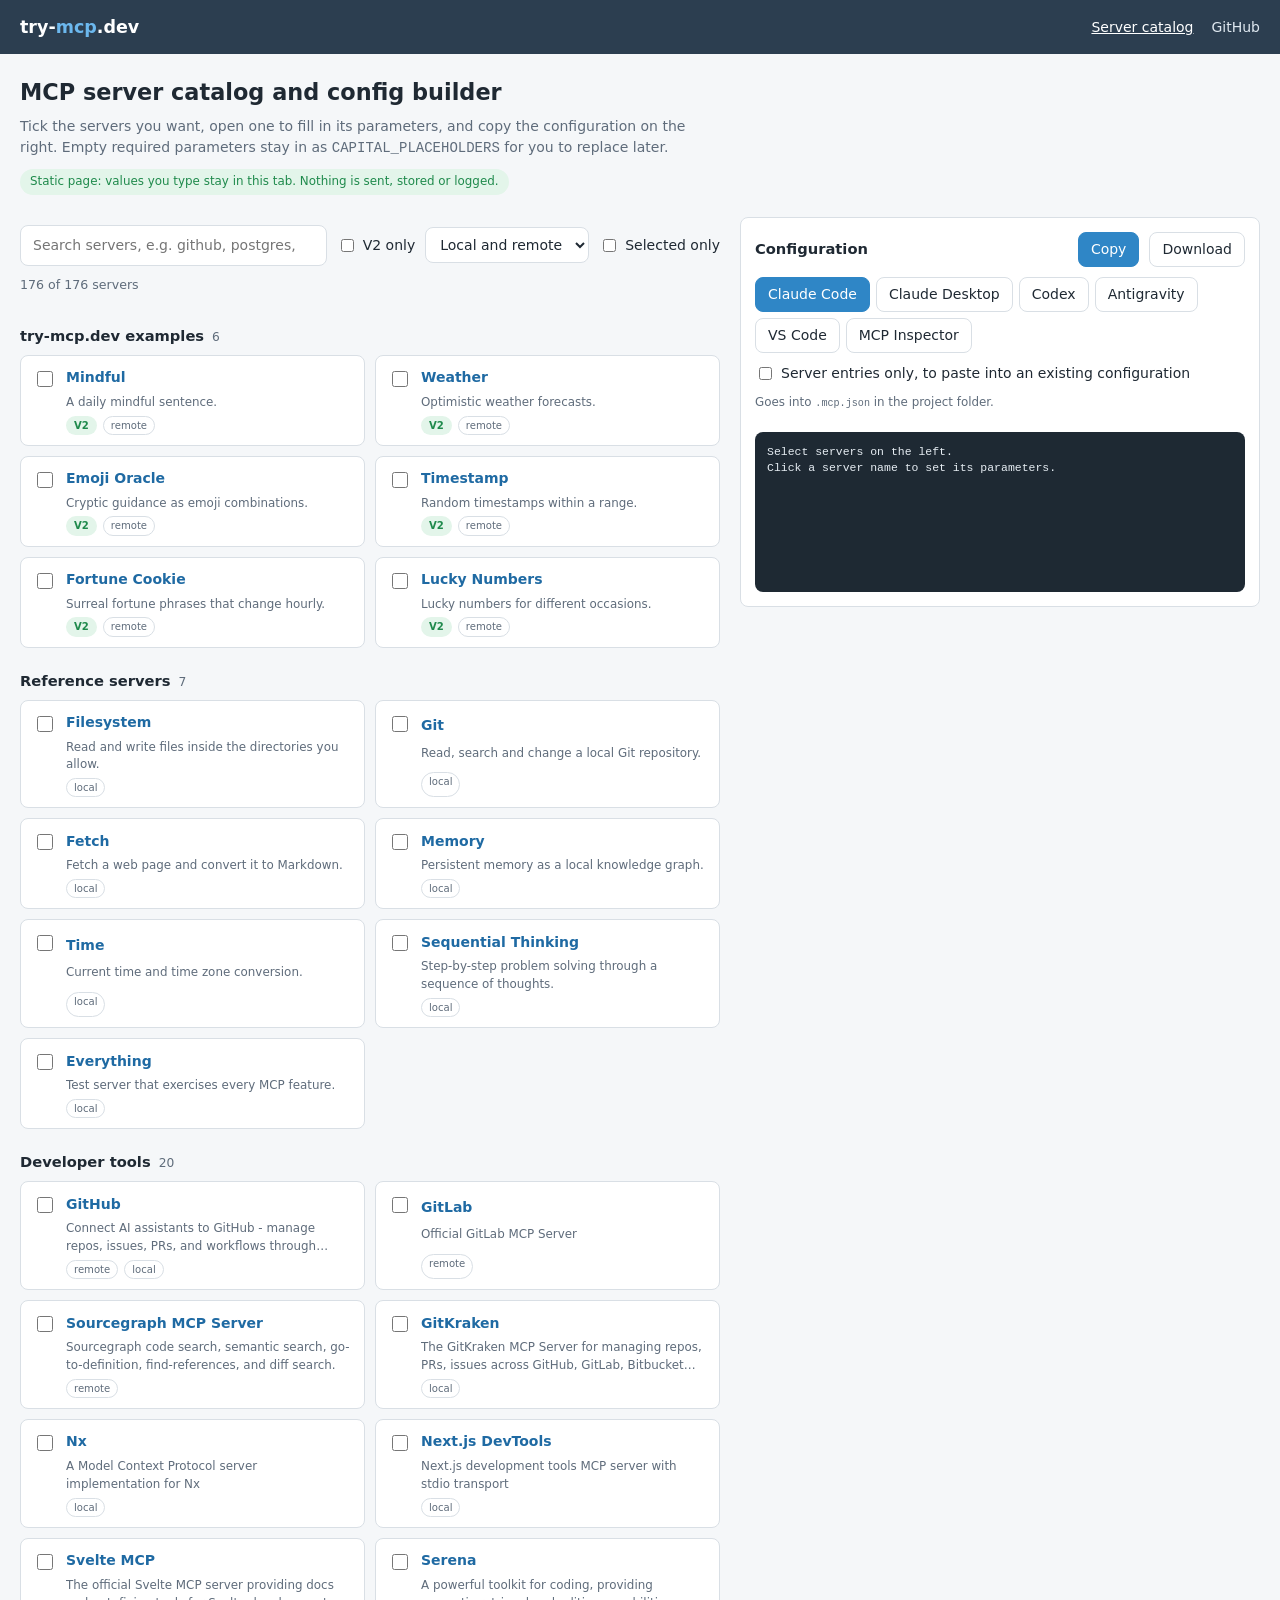
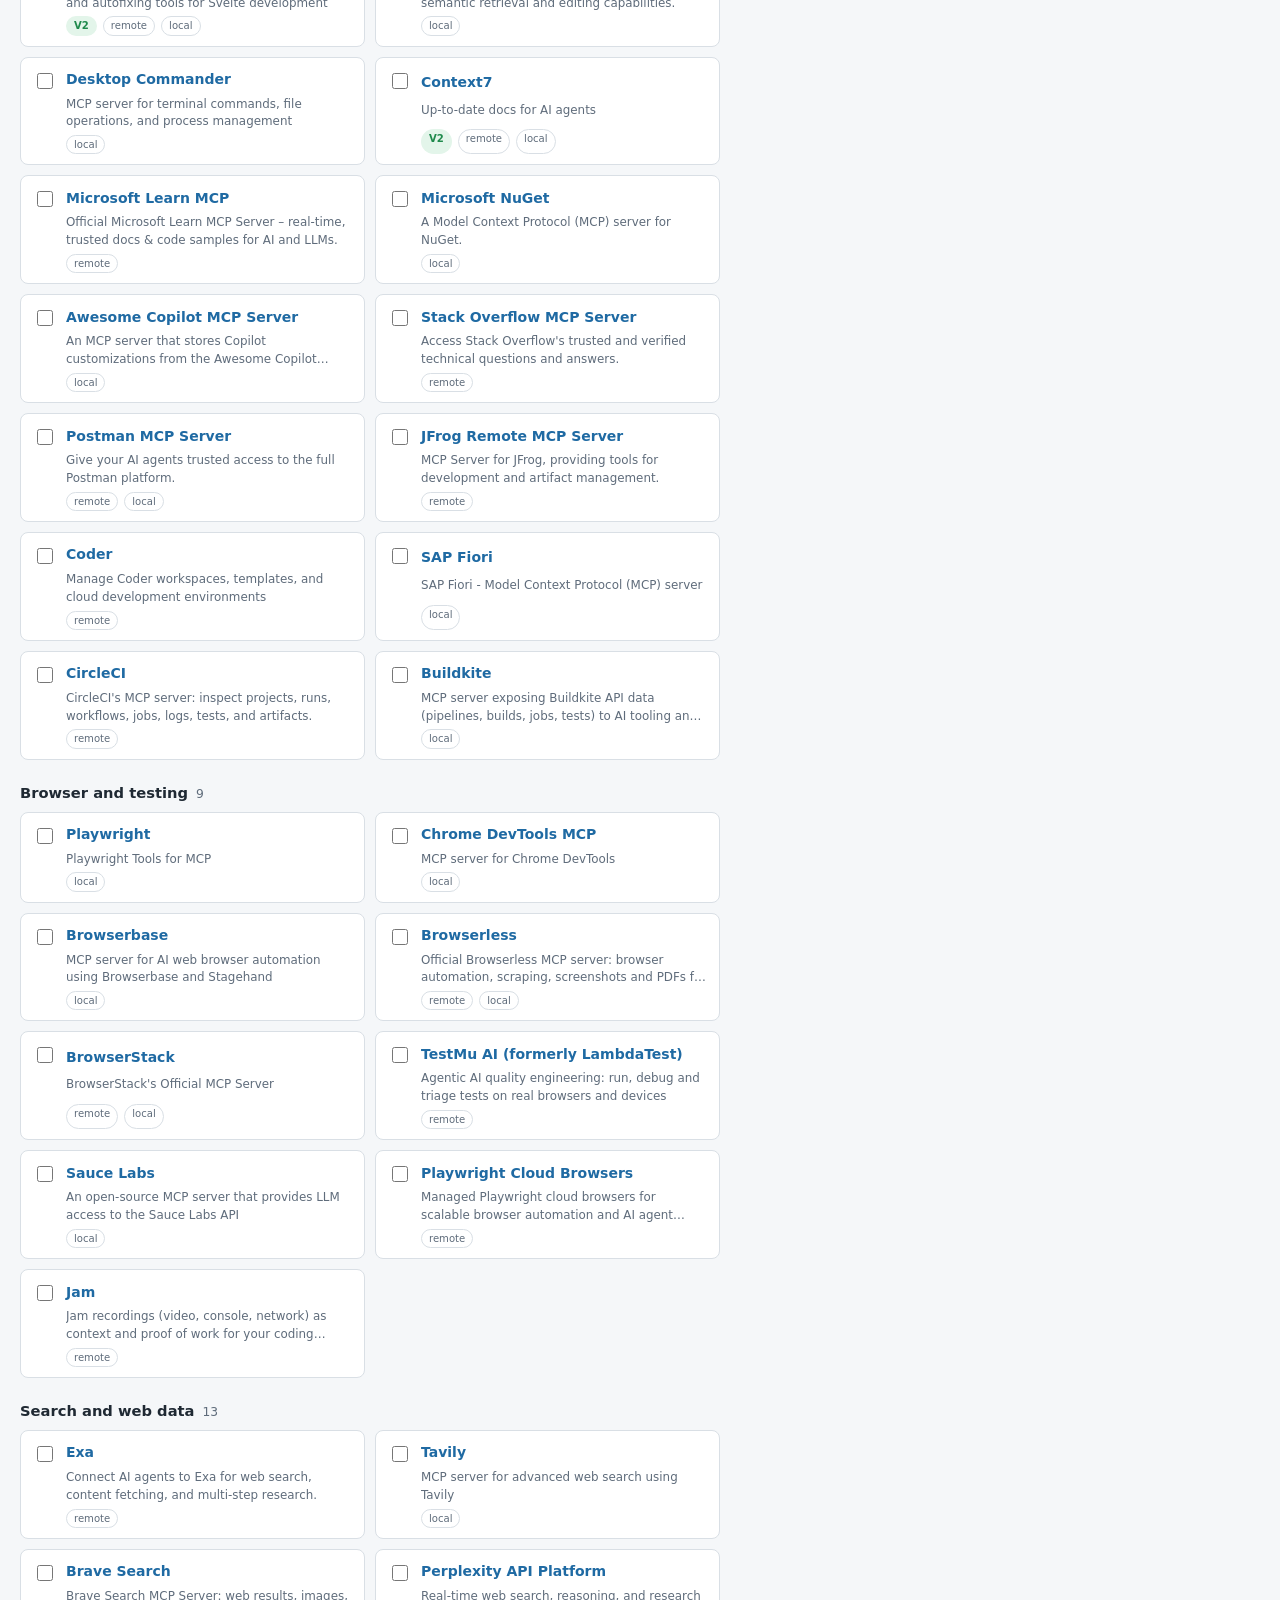
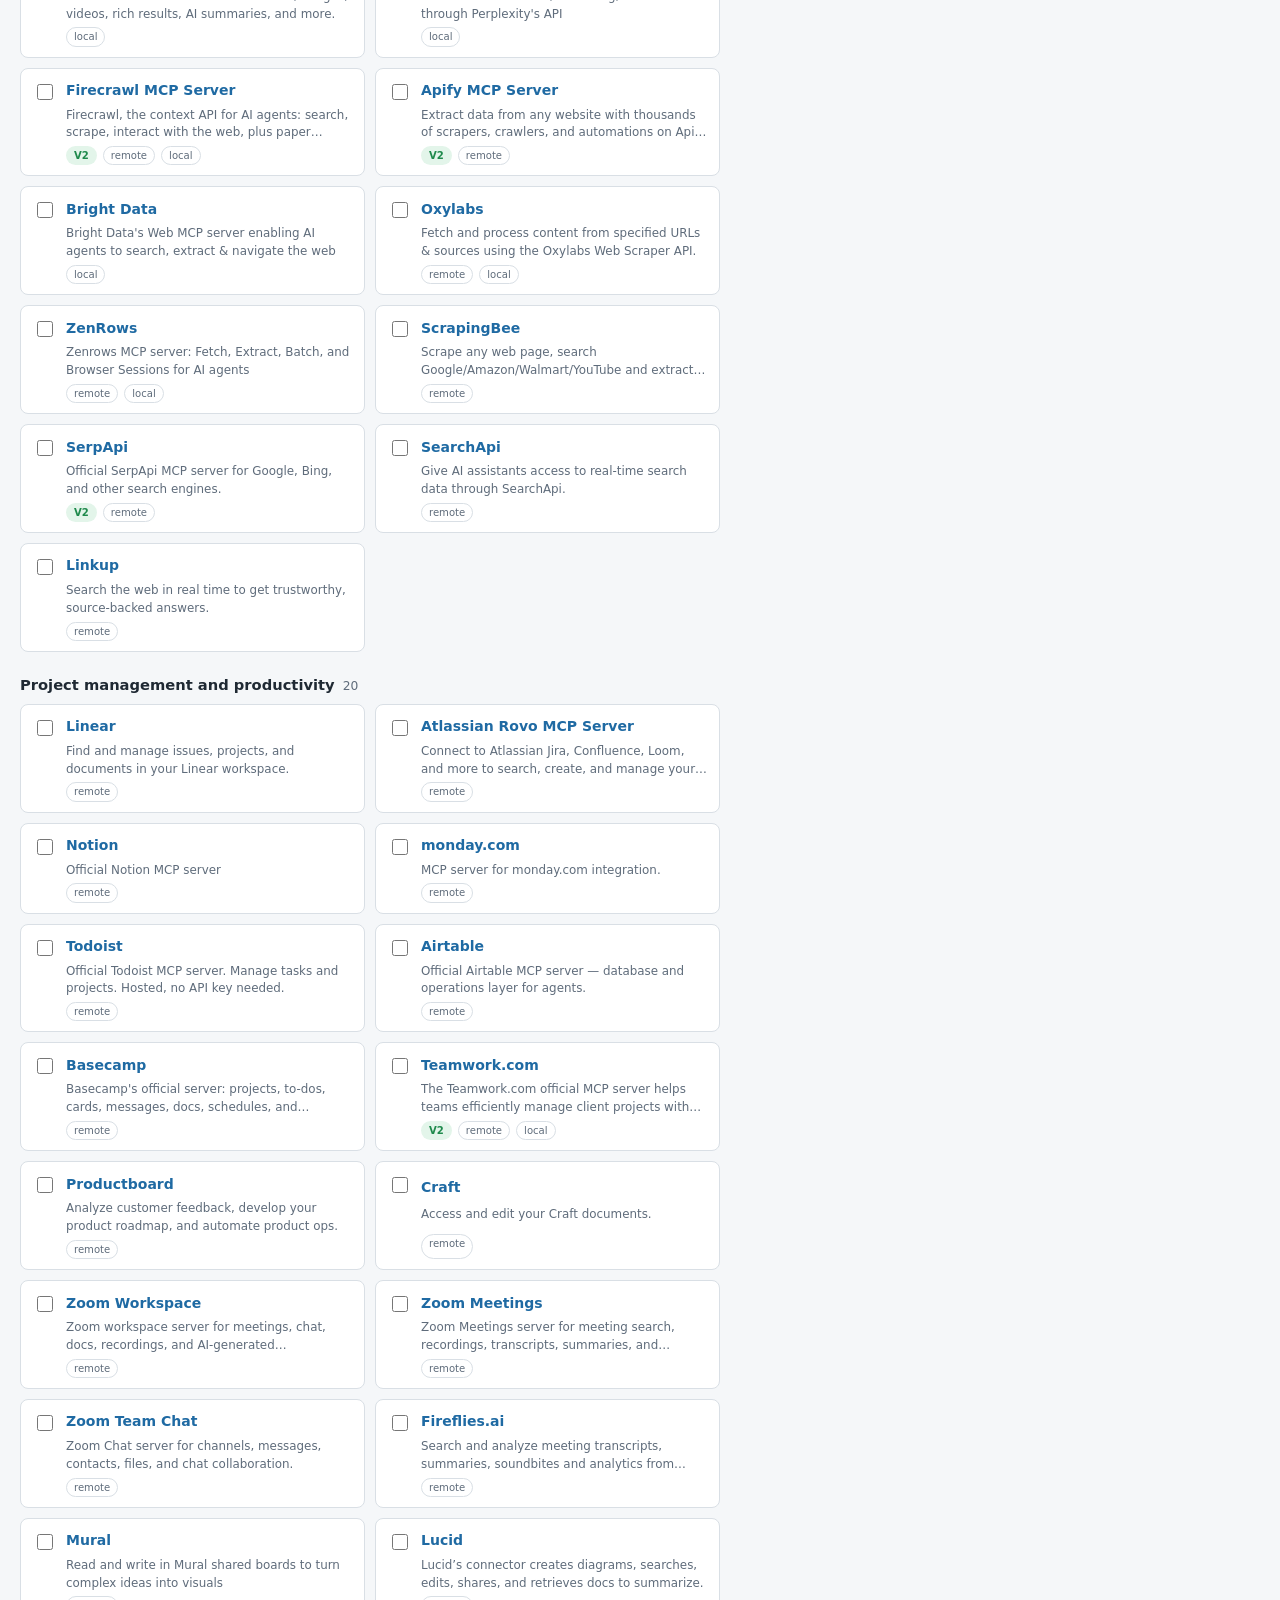
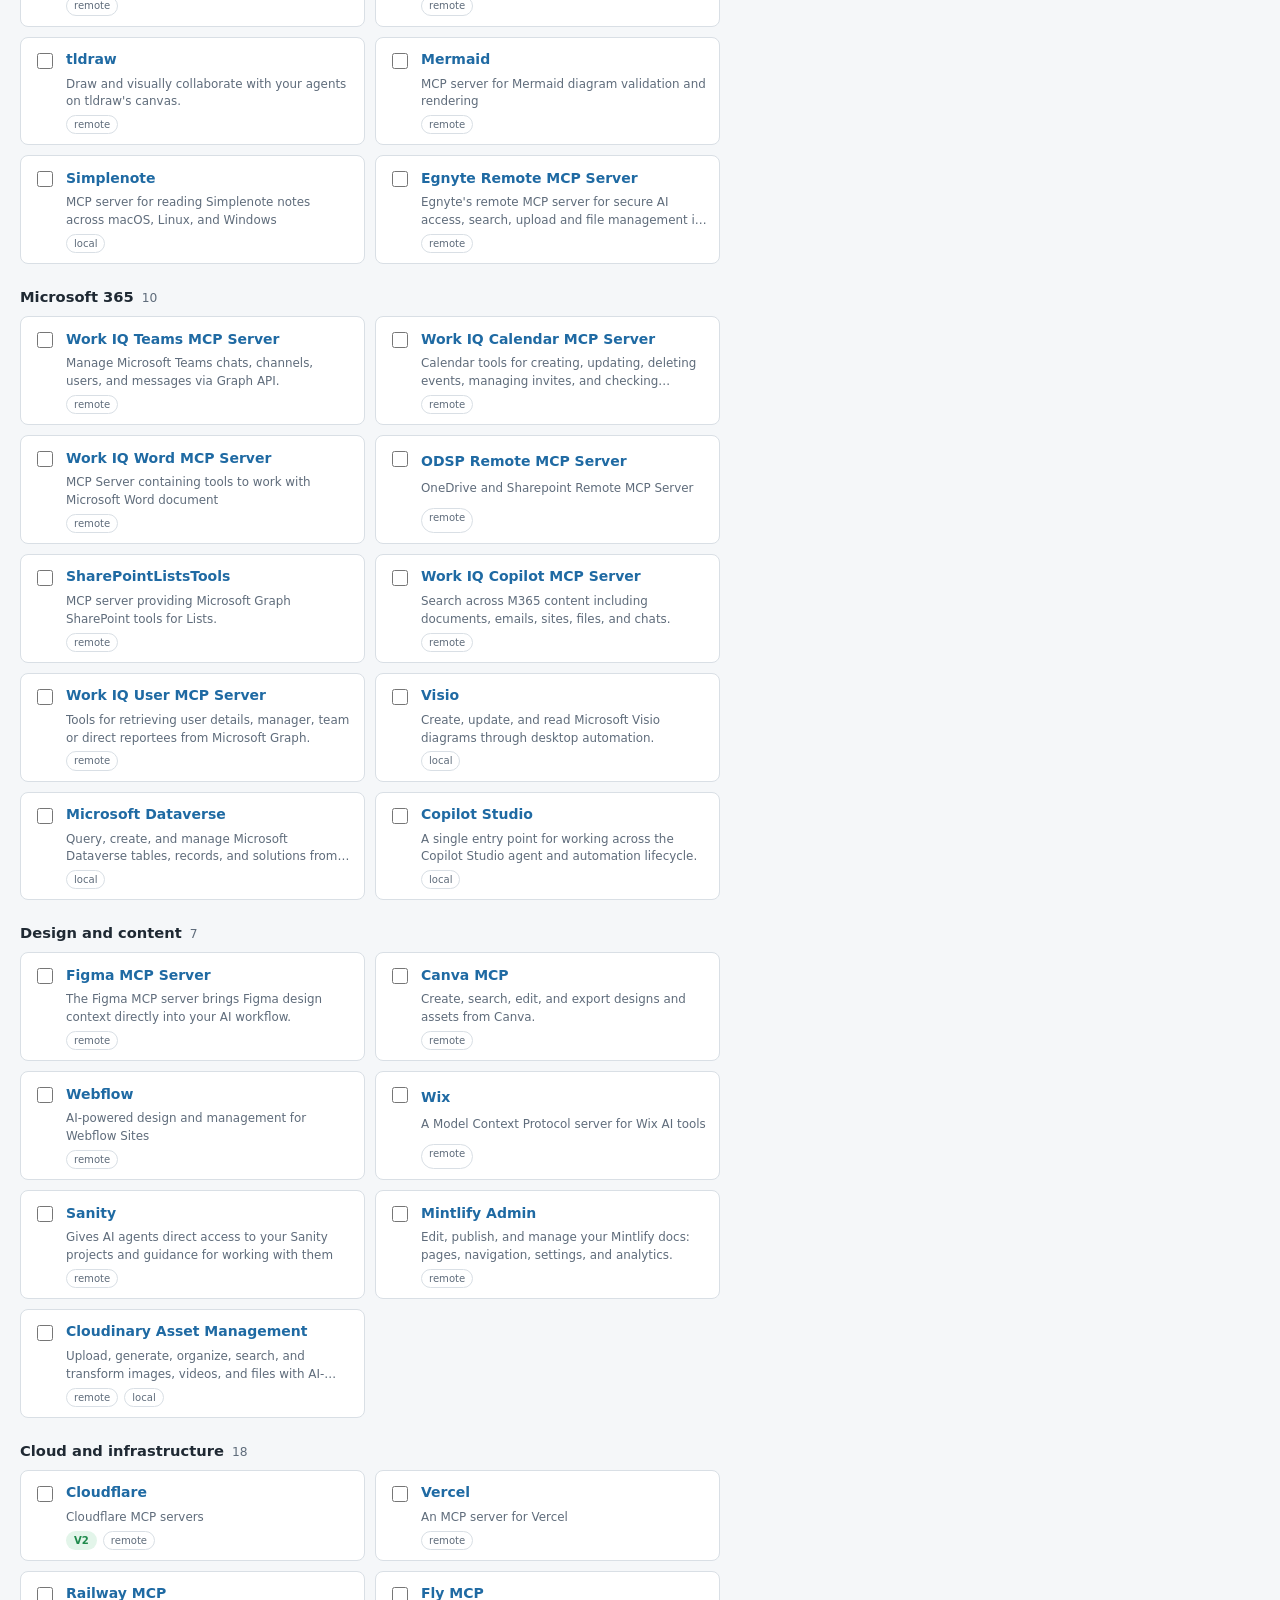
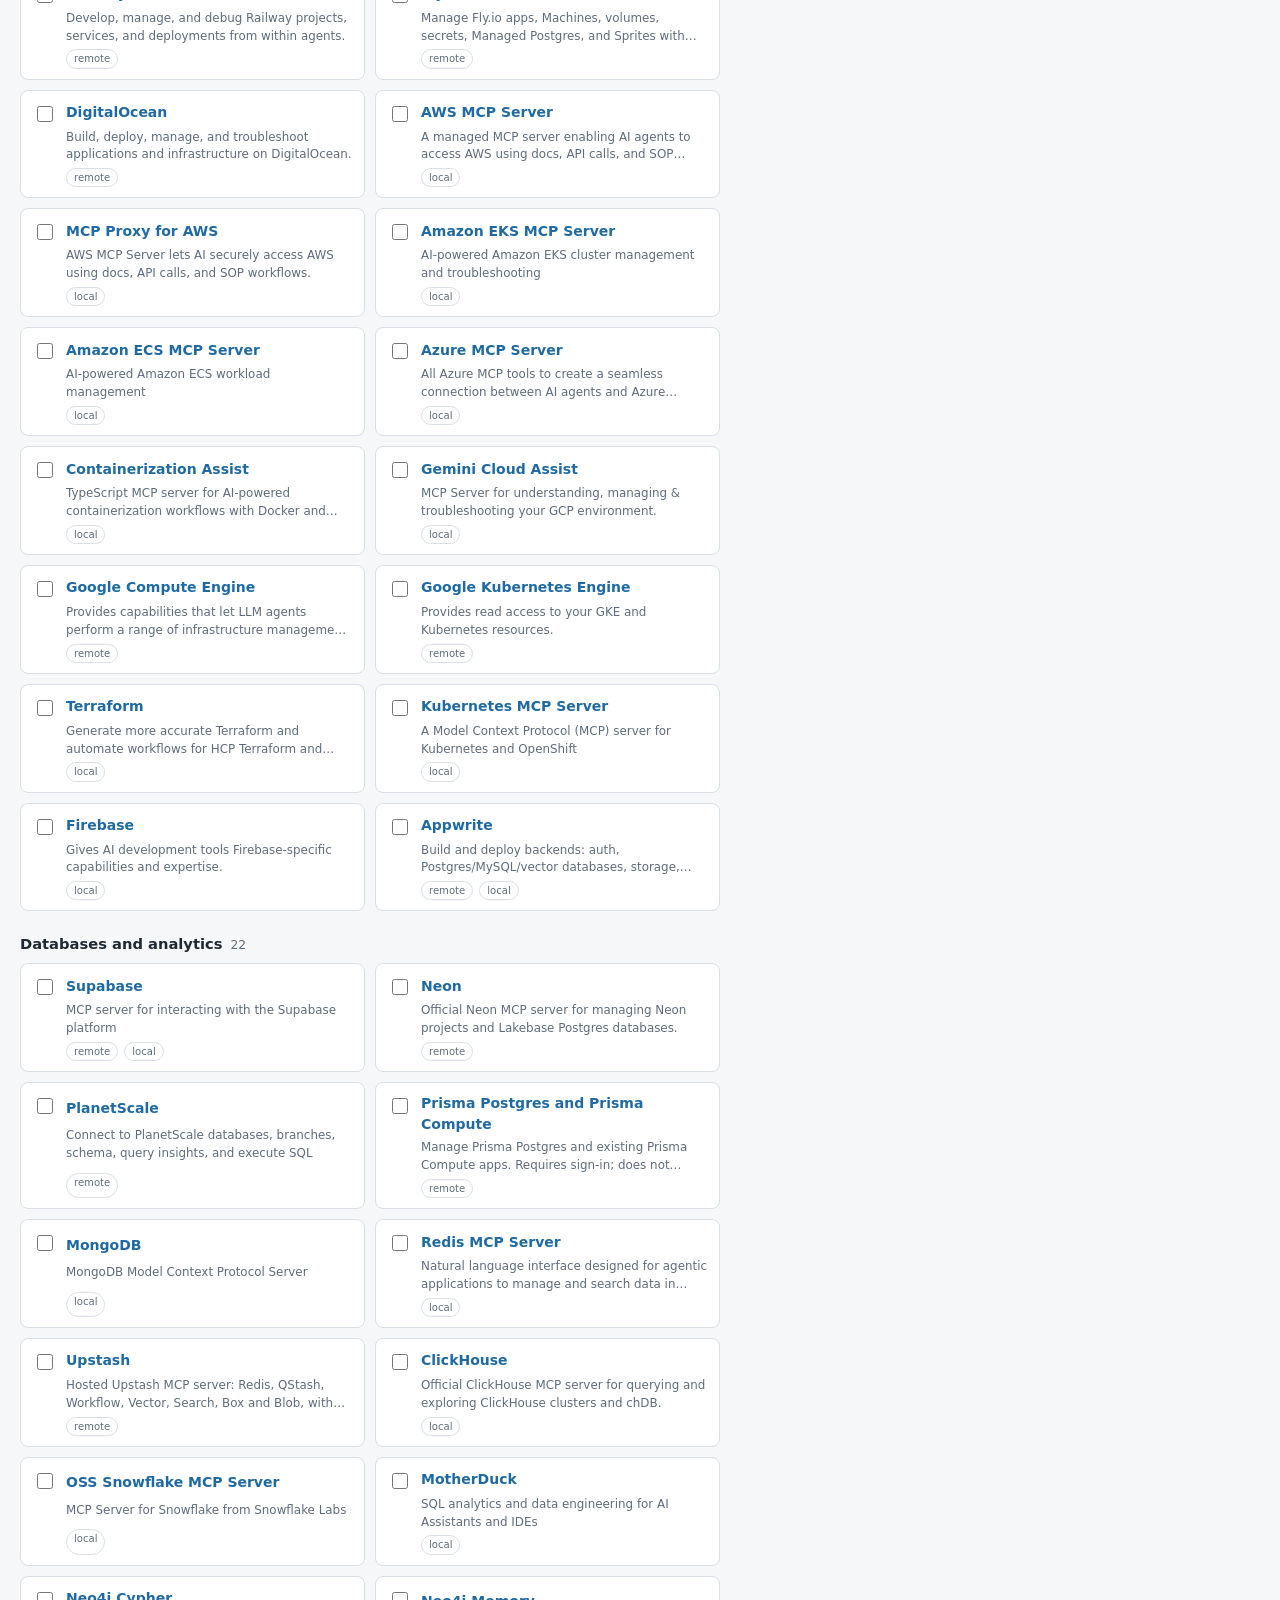
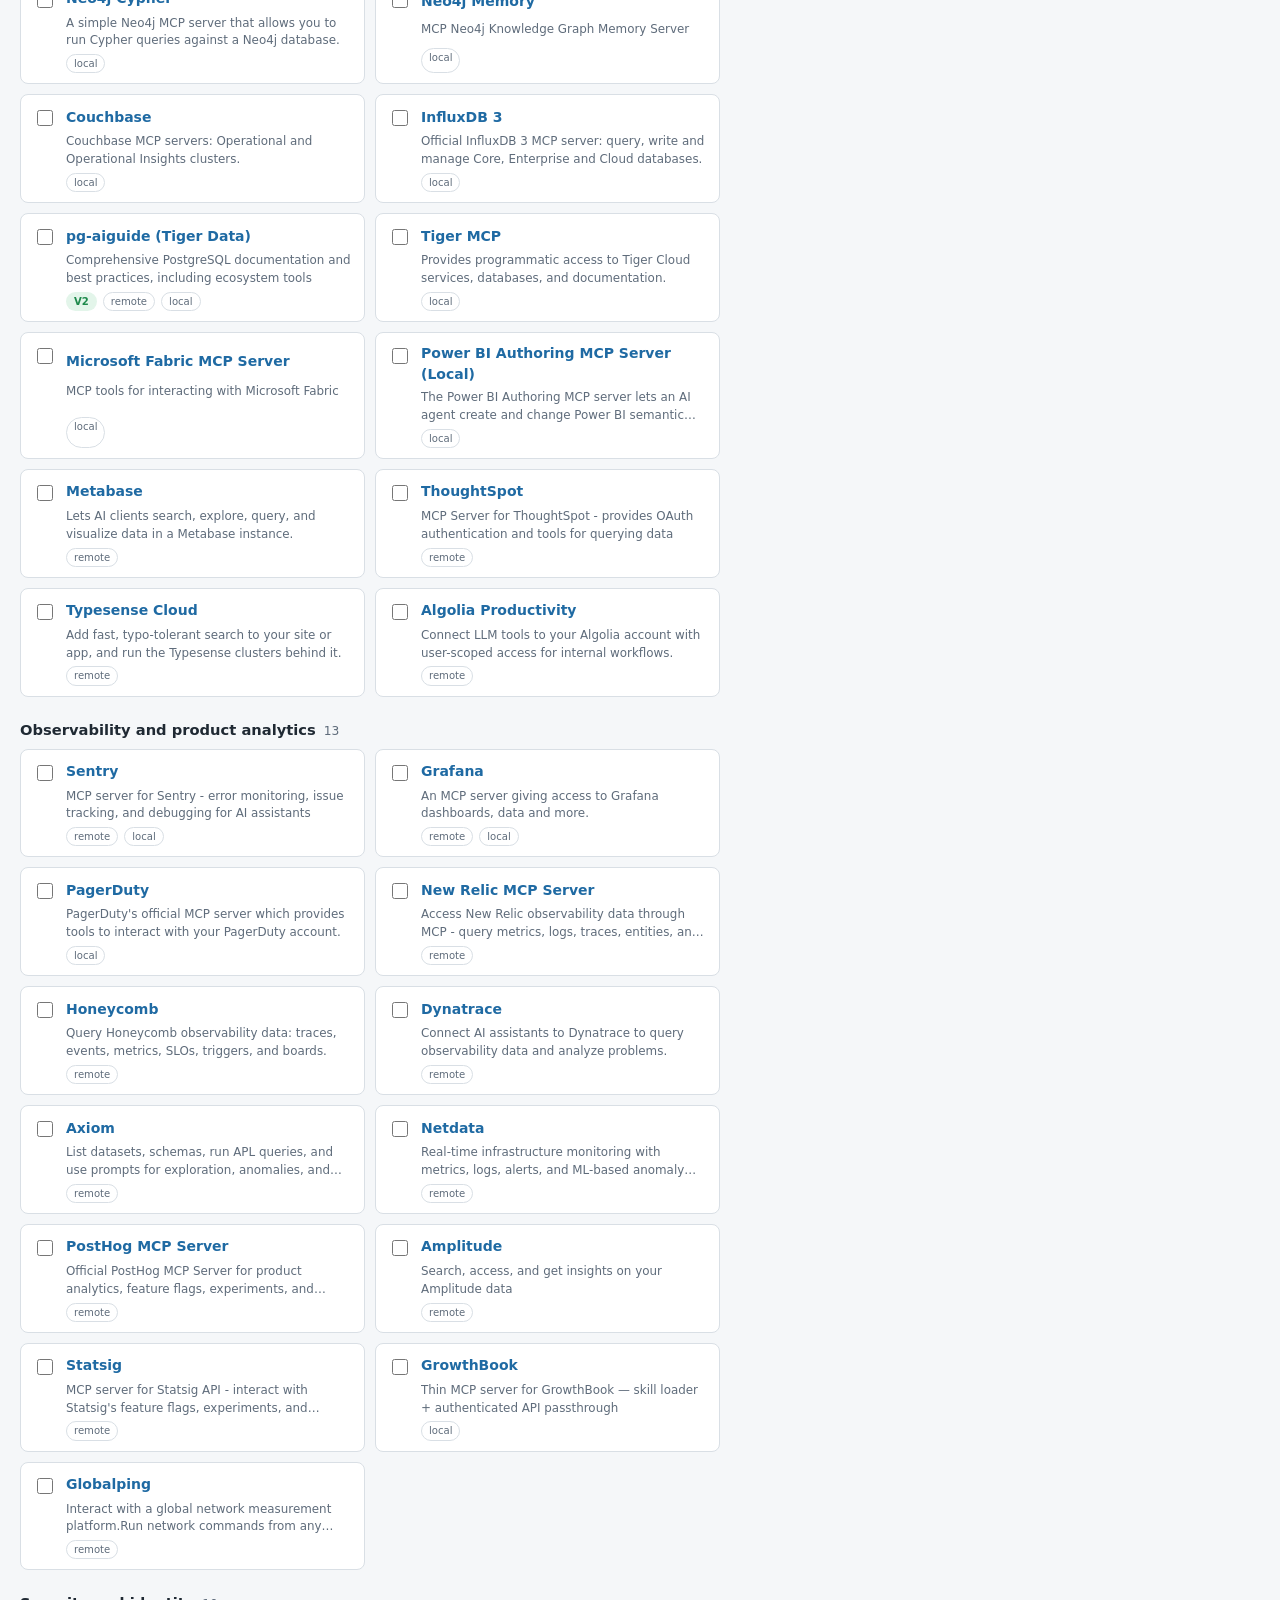
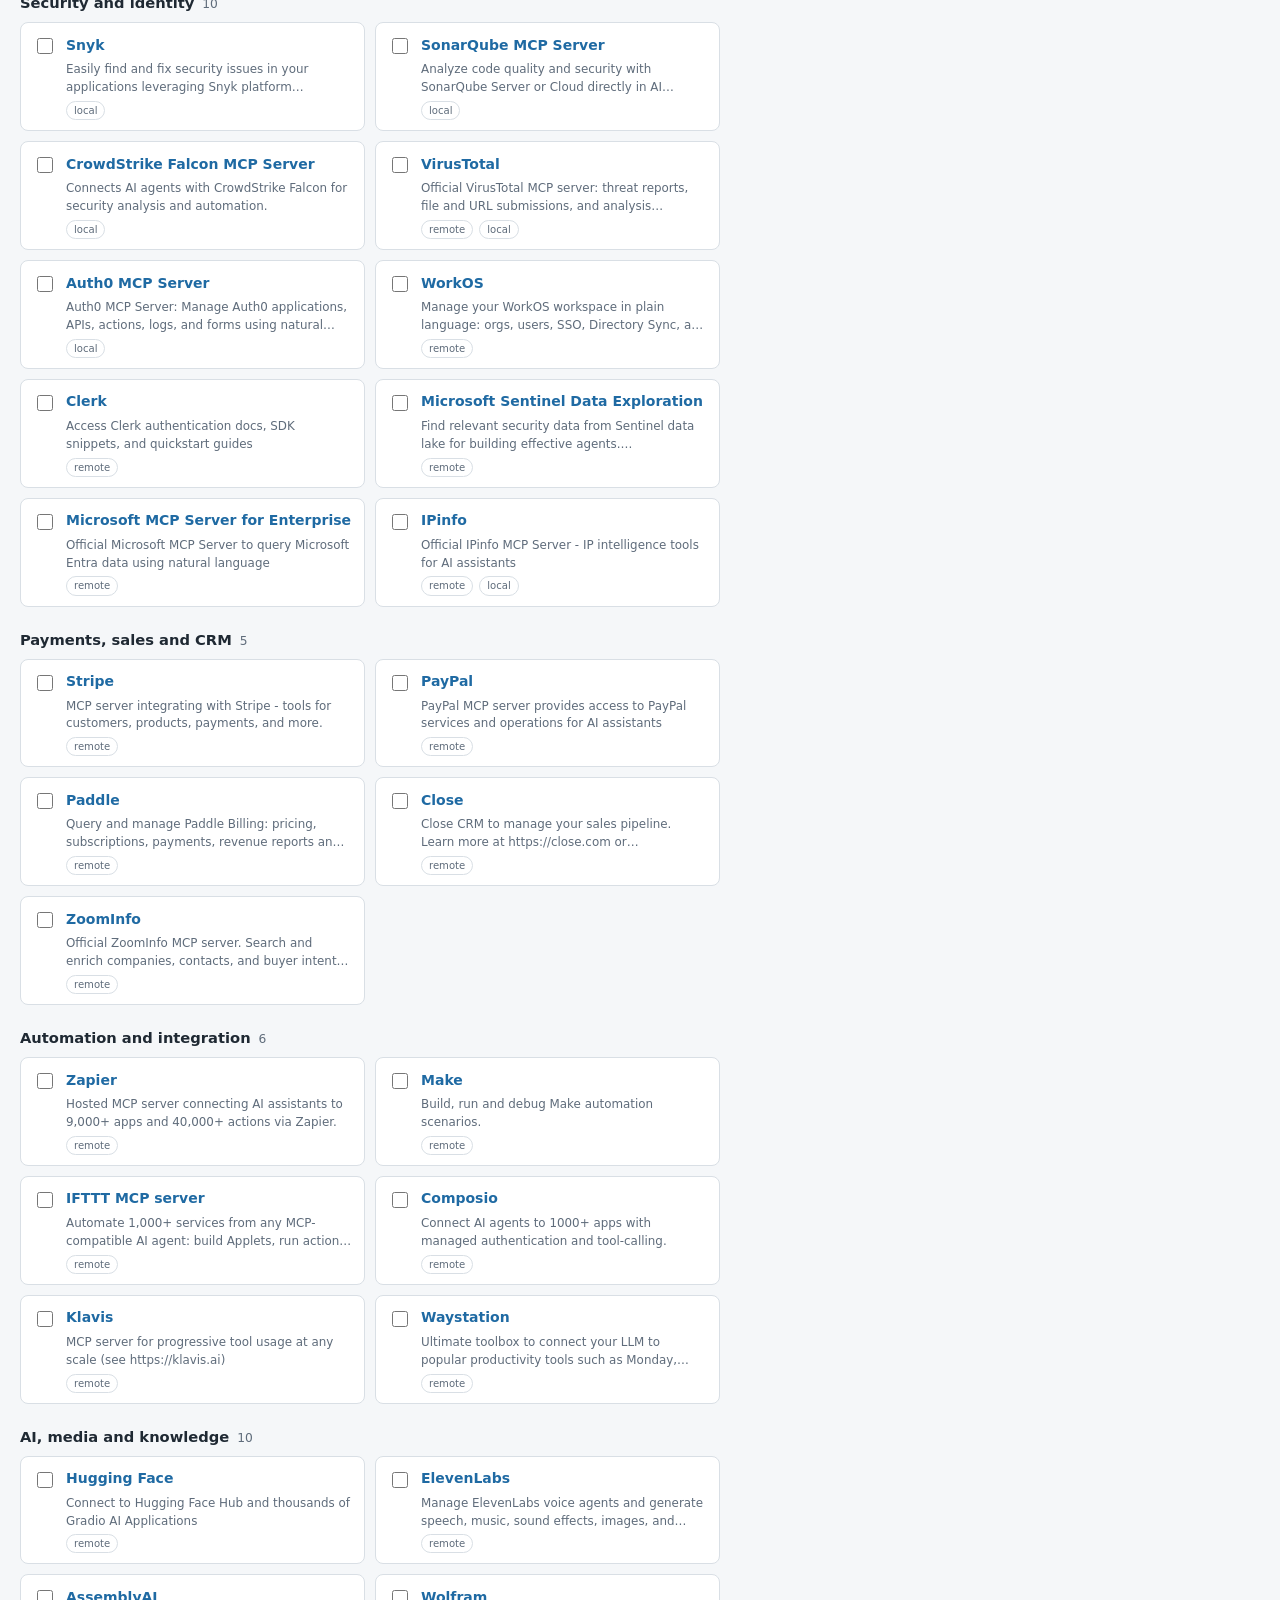
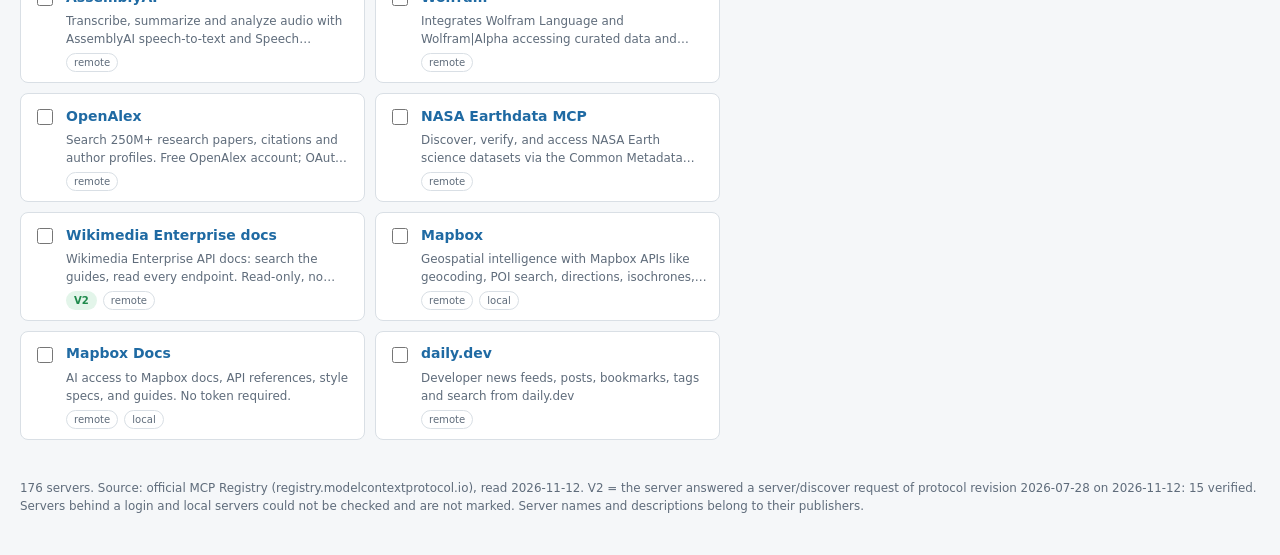
<file: static/index.html>
<!DOCTYPE html>
<html lang="en">

<head>
  <meta charset="UTF-8">
  <meta name="viewport" content="width=device-width, initial-scale=1.0">
  <!-- This page cannot send data anywhere: no connections, no forms, no external resources. -->
  <meta http-equiv="Content-Security-Policy"
    content="default-src 'none'; script-src 'unsafe-inline'; style-src 'unsafe-inline'; img-src 'self' data:; manifest-src 'self'; connect-src 'none'; form-action 'none'; base-uri 'none'">
  <meta name="referrer" content="no-referrer">
  <title>MCP server catalog and config builder | try-mcp.dev</title>
  <meta name="description"
    content="Pick MCP servers from a grouped catalog, fill in their parameters and copy a ready MCP configuration for Claude, Codex, Antigravity, VS Code or the MCP Inspector. Static page, nothing leaves your browser.">
  <link rel="icon" type="image/png" sizes="32x32" href="/static/favicon/favicon-32x32.png">
  <link rel="icon" href="/static/favicon/favicon.ico" type="image/x-icon">
  <style>
    :root {
      --primary: #2f86c6;
      --primary-strong: #1f6aa3;
      --ink: #1f2933;
      --muted: #5f6c7b;
      --bg: #f5f7f9;
      --panel: #ffffff;
      --line: #d9dfe5;
      --code-bg: #1e2933;
      --code-ink: #e6edf3;
      --ok: #1f8a4c;
      --ok-bg: #e3f5ea;
      --warn-bg: #fff6dc;
      --radius: 8px;
      --mono: ui-monospace, "SF Mono", SFMono-Regular, Menlo, Consolas, "Liberation Mono", monospace;
    }

    @media (prefers-color-scheme: dark) {
      :root {
        --primary: #5aa9e0;
        --primary-strong: #7dbcea;
        --ink: #e6edf3;
        --muted: #9aa7b4;
        --bg: #12181e;
        --panel: #1a222b;
        --line: #2e3945;
        --code-bg: #0c1116;
        --ok: #5fd08d;
        --ok-bg: #173524;
        --warn-bg: #3a3214;
      }
    }

    * { box-sizing: border-box; }

    html { font-size: 14px; }

    body {
      margin: 0;
      font-family: system-ui, -apple-system, "Segoe UI", Roboto, "Helvetica Neue", sans-serif;
      line-height: 1.5;
      color: var(--ink);
      background: var(--bg);
    }

    a { color: var(--primary-strong); }

    header.top {
      background: #2c3e50;
      color: #fff;
    }

    .bar {
      max-width: 1400px;
      margin: 0 auto;
      padding: 14px 20px;
      display: flex;
      gap: 16px;
      align-items: center;
      justify-content: space-between;
      flex-wrap: wrap;
    }

    .logo { font-weight: 700; font-size: 1.25rem; }
    .logo span { color: #6cb8ee; }
    header.top nav { display: flex; gap: 18px; flex-wrap: wrap; }
    header.top nav a { color: #dfe8f0; text-decoration: none; }
    header.top nav a:hover, header.top nav a[aria-current] { color: #fff; text-decoration: underline; }

    .intro { max-width: 1400px; margin: 0 auto; padding: 22px 20px 6px; }
    .intro h1 { margin: 0 0 6px; font-size: 1.6rem; text-wrap: balance; }
    .intro p { margin: 0; color: var(--muted); max-width: 75ch; }

    .privacy {
      display: inline-block;
      margin-top: 10px;
      padding: 4px 10px;
      border-radius: 999px;
      background: var(--ok-bg);
      color: var(--ok);
      font-size: .85rem;
    }

    main {
      max-width: 1400px;
      margin: 0 auto;
      padding: 16px 20px 40px;
      display: grid;
      grid-template-columns: minmax(0, 1fr) minmax(260px, min(42%, 520px));
      gap: 20px;
      align-items: start;
    }

    @media (max-width: 620px) {
      main { grid-template-columns: minmax(0, 1fr); }
      .config { position: static !important; max-height: none !important; }
    }

    .toolbar {
      display: flex;
      gap: 10px;
      flex-wrap: wrap;
      align-items: center;
      position: sticky;
      top: 0;
      z-index: 2;
      background: var(--bg);
      padding: 8px 0;
    }

    .toolbar input[type=search] {
      flex: 1 1 220px;
      min-width: 0;
      padding: 9px 12px;
      border: 1px solid var(--line);
      border-radius: var(--radius);
      background: var(--panel);
      color: var(--ink);
      font: inherit;
    }

    .toolbar select {
      padding: 8px 10px;
      border: 1px solid var(--line);
      border-radius: var(--radius);
      background: var(--panel);
      color: var(--ink);
      font: inherit;
    }

    .check { display: inline-flex; gap: 6px; align-items: center; cursor: pointer; white-space: nowrap; }
    .count { color: var(--muted); font-size: .9rem; font-variant-numeric: tabular-nums; }

    h2.group {
      margin: 22px 0 8px;
      font-size: 1.05rem;
      display: flex;
      gap: 8px;
      align-items: baseline;
    }

    h2.group small { color: var(--muted); font-weight: 400; }

    .grid { display: grid; grid-template-columns: repeat(auto-fill, minmax(250px, 1fr)); gap: 10px; }

    .card {
      background: var(--panel);
      border: 1px solid var(--line);
      border-radius: var(--radius);
      padding: 10px 12px;
      display: grid;
      grid-template-columns: auto minmax(0, 1fr);
      gap: 4px 10px;
    }

    .card.on { border-color: var(--primary); box-shadow: 0 0 0 1px var(--primary); }
    .card input { margin-top: 5px; width: 16px; height: 16px; }

    .card button.name {
      all: unset;
      cursor: pointer;
      font-weight: 600;
      color: var(--primary-strong);
      overflow-wrap: anywhere;
    }

    .card button.name:hover, .card button.name:focus-visible { text-decoration: underline; }
    .card .desc {
      grid-column: 2;
      color: var(--muted);
      font-size: .85rem;
      display: -webkit-box;
      -webkit-line-clamp: 2;
      -webkit-box-orient: vertical;
      overflow: hidden;
    }

    .tags { grid-column: 2; display: flex; gap: 6px; flex-wrap: wrap; }

    .tag {
      font-size: .72rem;
      padding: 1px 7px;
      border-radius: 999px;
      border: 1px solid var(--line);
      color: var(--muted);
    }

    .tag.v2 { background: var(--ok-bg); color: var(--ok); border-color: transparent; font-weight: 600; }
    .tag.need { background: var(--warn-bg); border-color: transparent; color: var(--ink); }

    .config {
      position: sticky;
      top: 12px;
      max-height: calc(100vh - 24px);
      display: flex;
      flex-direction: column;
      background: var(--panel);
      border: 1px solid var(--line);
      border-radius: var(--radius);
      padding: 14px;
      gap: 10px;
    }

    .config h2 { margin: 0 auto 0 0; font-size: 1.05rem; }
    .tabs { display: flex; gap: 6px; flex-wrap: wrap; }

    .tabs button, .btn {
      font: inherit;
      padding: 6px 12px;
      border-radius: var(--radius);
      border: 1px solid var(--line);
      background: var(--panel);
      color: var(--ink);
      cursor: pointer;
    }

    .tabs button[aria-selected=true], .btn.primary {
      background: var(--primary);
      border-color: var(--primary);
      color: #fff;
    }

    .btn.primary:hover { background: var(--primary-strong); }
    .hint { color: var(--muted); font-size: .85rem; margin: 0; }
    .hint code, .param code, dialog code { font-family: var(--mono); font-size: .85em; }

    pre {
      margin: 0;
      padding: 12px;
      background: var(--code-bg);
      color: var(--code-ink);
      border-radius: var(--radius);
      overflow: auto;
      font-family: var(--mono);
      font-size: .82rem;
      line-height: 1.45;
      flex: 1 1 auto;
      min-height: 160px;
      tab-size: 2;
    }

    .row { display: flex; gap: 10px; align-items: center; justify-content: space-between; flex-wrap: wrap; }

    .chips { display: flex; gap: 6px; flex-wrap: wrap; }

    .chip {
      font: inherit;
      font-size: .8rem;
      padding: 2px 8px;
      border-radius: 999px;
      border: 1px solid var(--line);
      background: var(--bg);
      color: var(--ink);
      cursor: pointer;
    }

    dialog {
      width: min(680px, calc(100vw - 24px));
      max-height: calc(100vh - 24px);
      border: 1px solid var(--line);
      border-radius: 12px;
      padding: 0;
      background: var(--panel);
      color: var(--ink);
    }

    dialog::backdrop { background: rgba(10, 16, 22, .55); }
    .dlg { padding: 18px 20px; display: flex; flex-direction: column; gap: 12px; }
    .dlg h3 { margin: 0; font-size: 1.2rem; }
    .dlg .sub { color: var(--muted); font-size: .9rem; margin: 0; overflow-wrap: anywhere; }
    .opts { display: flex; gap: 8px 14px; flex-wrap: wrap; }

    .param {
      display: grid;
      grid-template-columns: auto minmax(0, 1fr);
      gap: 2px 10px;
      padding: 8px 0;
      border-top: 1px solid var(--line);
    }

    .param label.key { font-family: var(--mono); font-weight: 600; font-size: .88rem; overflow-wrap: anywhere; }
    .param .req { color: #c0392b; font-family: system-ui, sans-serif; font-weight: 400; font-size: .78rem; }
    .param input[type=text] {
      grid-column: 2;
      width: 100%;
      padding: 7px 10px;
      border: 1px solid var(--line);
      border-radius: 6px;
      background: var(--bg);
      color: var(--ink);
      font-family: var(--mono);
      font-size: .85rem;
    }

    .param .pdesc { grid-column: 2; color: var(--muted); font-size: .82rem; overflow-wrap: anywhere; }
    .param input[type=checkbox] { margin-top: 4px; }
    .dlg .actions { display: flex; gap: 8px; justify-content: flex-end; flex-wrap: wrap; }
    .empty { color: var(--muted); padding: 30px 0; }
    footer { max-width: 1400px; margin: 0 auto; padding: 0 20px 40px; color: var(--muted); font-size: .85rem; }
  </style>
</head>

<body>
  <header class="top">
    <div class="bar">
      <div class="logo">try-<span>mcp</span>.dev</div>
      <nav>
        <a href="/" aria-current="page">Server catalog</a>
        <a href="https://github.com/choas/try-mcp" target="_blank" rel="noopener noreferrer">GitHub</a>
      </nav>
    </div>
  </header>

  <section class="intro">
    <h1>MCP server catalog and config builder</h1>
    <p>Tick the servers you want, open one to fill in its parameters, and copy the configuration on the right.
      Empty required parameters stay in as <code>CAPITAL_PLACEHOLDERS</code> for you to replace later.</p>
    <span class="privacy">Static page: values you type stay in this tab. Nothing is sent, stored or logged.</span>
  </section>

  <main>
    <section aria-label="Server catalog">
      <div class="toolbar">
        <input type="search" id="q" placeholder="Search servers, e.g. github, postgres, search" autocomplete="off"
          aria-label="Search servers">
        <label class="check"
          title="Servers that answered a server/discover request of protocol revision 2026-07-28 when this page was built">
          <input type="checkbox" id="v2only"> V2 only</label>
        <select id="kind" aria-label="Filter by local or remote" title="Local servers run on your machine, remote servers are reached by URL">
          <option value="">Local and remote</option>
          <option value="local">Local only</option>
          <option value="remote">Remote only</option>
        </select>
        <label class="check"><input type="checkbox" id="selonly"> Selected only</label>
        <span class="count" id="count"></span>
      </div>
      <div id="list"></div>
    </section>

    <aside class="config" aria-label="Configuration">
      <div class="row">
        <h2>Configuration <span class="count" id="selcount"></span></h2>
        <button class="btn primary" id="copy" type="button">Copy</button>
        <button class="btn" id="download" type="button" title="Save the configuration as a file. The file is built in your browser.">Download</button>
      </div>
      <div class="tabs" role="tablist" id="tabs"></div>
      <label class="check" style="white-space:normal">
        <input type="checkbox" id="entries"> Server entries only, to paste into an existing configuration</label>
      <p class="hint" id="where"></p>
      <div class="chips" id="chips"></div>
      <pre id="out" tabindex="0"></pre>
    </aside>
  </main>

  <footer id="foot"></footer>

  <dialog id="dlg" aria-labelledby="dlg-title">
    <div class="dlg" id="dlg-body"></div>
  </dialog>

  <script>
    const CATALOG = /*CATALOG_START*/{"generated":"2026-11-12","groups":["try-mcp.dev examples","Reference servers","Developer tools","Browser and testing","Search and web data","Project management and productivity","Microsoft 365","Design and content","Cloud and infrastructure","Databases and analytics","Observability and product analytics","Security and identity","Payments, sales and CRM","Automation and integration","AI, media and knowledge"],"servers":[{"id":"modelcontextprotocol/servers:filesystem","slug":"filesystem","name":"Filesystem","group":"Reference servers","desc":"Read and write files inside the directories you allow.","link":"https://github.com/modelcontextprotocol/servers","source":"manual","options":[{"kind":"stdio","label":"Local (npx)","command":"npx","args":["-y","@modelcontextprotocol/server-filesystem","${ALLOWED_DIRECTORY}"],"env":{},"params":[{"key":"ALLOWED_DIRECTORY","desc":"Directory the server may access","required":true,"secret":false,"hint":"/path/to/folder"}]}],"v2":null},{"id":"modelcontextprotocol/servers:git","slug":"git","name":"Git","group":"Reference servers","desc":"Read, search and change a local Git repository.","link":"https://github.com/modelcontextprotocol/servers","source":"manual","options":[{"kind":"stdio","label":"Local (uvx)","command":"uvx","args":["mcp-server-git","--repository","${REPOSITORY_PATH}"],"env":{},"params":[{"key":"REPOSITORY_PATH","desc":"Path to the Git repository","required":true,"secret":false,"hint":"/path/to/repo"}]}],"v2":null},{"id":"modelcontextprotocol/servers:fetch","slug":"fetch","name":"Fetch","group":"Reference servers","desc":"Fetch a web page and convert it to Markdown.","link":"https://github.com/modelcontextprotocol/servers","source":"manual","options":[{"kind":"stdio","label":"Local (uvx)","command":"uvx","args":["mcp-server-fetch"],"env":{},"params":[]}],"v2":null},{"id":"modelcontextprotocol/servers:memory","slug":"memory","name":"Memory","group":"Reference servers","desc":"Persistent memory as a local knowledge graph.","link":"https://github.com/modelcontextprotocol/servers","source":"manual","options":[{"kind":"stdio","label":"Local (npx)","command":"npx","args":["-y","@modelcontextprotocol/server-memory"],"env":{"MEMORY_FILE_PATH":"${MEMORY_FILE_PATH}"},"params":[{"key":"MEMORY_FILE_PATH","desc":"File that stores the knowledge graph","required":false,"secret":false}]}],"v2":null},{"id":"modelcontextprotocol/servers:time","slug":"time","name":"Time","group":"Reference servers","desc":"Current time and time zone conversion.","link":"https://github.com/modelcontextprotocol/servers","source":"manual","options":[{"kind":"stdio","label":"Local (uvx)","command":"uvx","args":["mcp-server-time"],"env":{},"params":[]}],"v2":null},{"id":"modelcontextprotocol/servers:sequential-thinking","slug":"sequential-thinking","name":"Sequential Thinking","group":"Reference servers","desc":"Step-by-step problem solving through a sequence of thoughts.","link":"https://github.com/modelcontextprotocol/servers","source":"manual","options":[{"kind":"stdio","label":"Local (npx)","command":"npx","args":["-y","@modelcontextprotocol/server-sequential-thinking"],"env":{},"params":[]}],"v2":null},{"id":"modelcontextprotocol/servers:everything","slug":"everything","name":"Everything","group":"Reference servers","desc":"Test server that exercises every MCP feature.","link":"https://github.com/modelcontextprotocol/servers","source":"manual","options":[{"kind":"stdio","label":"Local (npx)","command":"npx","args":["-y","@modelcontextprotocol/server-everything"],"env":{},"params":[]}],"v2":null},{"id":"try-mcp.dev/mindful","slug":"try-mcp-mindful","name":"Mindful","group":"try-mcp.dev examples","desc":"A daily mindful sentence.","link":"/examples/","source":"manual","options":[{"kind":"http","label":"Remote (HTTP) /v1, both protocol eras","url":"https://try-mcp.dev/services/mindful/v1","headers":{},"params":[]},{"kind":"http","label":"Remote (HTTP) /v2, only 2026-07-28","url":"https://try-mcp.dev/services/mindful/v2","headers":{},"params":[]}],"v2":true,"v2note":"our own server, answers server/discover at /v1 and /v2 in the local test suite"},{"id":"try-mcp.dev/weather","slug":"try-mcp-weather","name":"Weather","group":"try-mcp.dev examples","desc":"Optimistic weather forecasts.","link":"/examples/","source":"manual","options":[{"kind":"http","label":"Remote (HTTP) /v1, both protocol eras","url":"https://try-mcp.dev/services/weather/v1","headers":{},"params":[]},{"kind":"http","label":"Remote (HTTP) /v2, only 2026-07-28","url":"https://try-mcp.dev/services/weather/v2","headers":{},"params":[]}],"v2":true,"v2note":"our own server, answers server/discover at /v1 and /v2 in the local test suite"},{"id":"try-mcp.dev/emoji-oracle","slug":"try-mcp-emoji-oracle","name":"Emoji Oracle","group":"try-mcp.dev examples","desc":"Cryptic guidance as emoji combinations.","link":"/examples/","source":"manual","options":[{"kind":"http","label":"Remote (HTTP) /v1, both protocol eras","url":"https://try-mcp.dev/services/emoji-oracle/v1","headers":{},"params":[]},{"kind":"http","label":"Remote (HTTP) /v2, only 2026-07-28","url":"https://try-mcp.dev/services/emoji-oracle/v2","headers":{},"params":[]}],"v2":true,"v2note":"our own server, answers server/discover at /v1 and /v2 in the local test suite"},{"id":"try-mcp.dev/timestamp","slug":"try-mcp-timestamp","name":"Timestamp","group":"try-mcp.dev examples","desc":"Random timestamps within a range.","link":"/examples/","source":"manual","options":[{"kind":"http","label":"Remote (HTTP) /v1, both protocol eras","url":"https://try-mcp.dev/services/timestamp/v1","headers":{},"params":[]},{"kind":"http","label":"Remote (HTTP) /v2, only 2026-07-28","url":"https://try-mcp.dev/services/timestamp/v2","headers":{},"params":[]}],"v2":true,"v2note":"our own server, answers server/discover at /v1 and /v2 in the local test suite"},{"id":"try-mcp.dev/fortune","slug":"try-mcp-fortune","name":"Fortune Cookie","group":"try-mcp.dev examples","desc":"Surreal fortune phrases that change hourly.","link":"/examples/","source":"manual","options":[{"kind":"http","label":"Remote (HTTP) /v1, both protocol eras","url":"https://try-mcp.dev/services/fortune/v1","headers":{},"params":[]},{"kind":"http","label":"Remote (HTTP) /v2, only 2026-07-28","url":"https://try-mcp.dev/services/fortune/v2","headers":{},"params":[]}],"v2":true,"v2note":"our own server, answers server/discover at /v1 and /v2 in the local test suite"},{"id":"try-mcp.dev/lucky-numbers","slug":"try-mcp-lucky-numbers","name":"Lucky Numbers","group":"try-mcp.dev examples","desc":"Lucky numbers for different occasions.","link":"/examples/","source":"manual","options":[{"kind":"http","label":"Remote (HTTP) /v1, both protocol eras","url":"https://try-mcp.dev/services/lucky-numbers/v1","headers":{},"params":[]},{"kind":"http","label":"Remote (HTTP) /v2, only 2026-07-28","url":"https://try-mcp.dev/services/lucky-numbers/v2","headers":{},"params":[]}],"v2":true,"v2note":"our own server, answers server/discover at /v1 and /v2 in the local test suite"},{"id":"io.github.github/github-mcp-server","slug":"github","name":"GitHub","group":"Developer tools","desc":"Connect AI assistants to GitHub - manage repos, issues, PRs, and workflows through natural language.","link":"https://github.com/github/github-mcp-server","source":"registry","options":[{"kind":"http","label":"Remote (HTTP)","url":"https://api.githubcopilot.com/mcp/","headers":{"Authorization":"${AUTHORIZATION}"},"params":[{"key":"AUTHORIZATION","desc":"Authorization header with authentication token (PAT or App token)","required":false,"secret":true}]},{"kind":"stdio","label":"Local (docker)","command":"docker","args":["run","-i","--rm","-p","127.0.0.1:8085:8085","-e","GITHUB_OAUTH_CALLBACK_PORT=8085","-e","GITHUB_PERSONAL_ACCESS_TOKEN=${GITHUB_PERSONAL_ACCESS_TOKEN}","ghcr.io/github/github-mcp-server:2.1.0"],"env":{},"params":[{"key":"GITHUB_PERSONAL_ACCESS_TOKEN","desc":"Optional GitHub Personal Access Token. Omit to log in with OAuth on first use.","required":false,"secret":true}]}],"v2":null,"v2note":"login required (HTTP 401)"},{"id":"com.gitlab/mcp","slug":"gitlab","name":"GitLab","group":"Developer tools","desc":"Official GitLab MCP Server","link":"https://gitlab.com/gitlab-org/gitlab","source":"registry","options":[{"kind":"http","label":"Remote (HTTP)","url":"https://gitlab.com/api/v4/mcp","headers":{},"params":[]}],"v2":null,"v2note":"login required (HTTP 401)"},{"id":"io.github.sourcegraph/mcp","slug":"sourcegraph-mcp-server","name":"Sourcegraph MCP Server","group":"Developer tools","desc":"Sourcegraph code search, semantic search, go-to-definition, find-references, and diff search.","link":"https://github.com/sourcegraph-community/mcpregistry","source":"registry","options":[{"kind":"http","label":"Remote (HTTP)","url":"https://${SOURCEGRAPH_HOSTNAME}/.api/mcp","headers":{},"params":[{"key":"SOURCEGRAPH_HOSTNAME","desc":"Hostname of your Sourcegraph instance (e.g., sourcegraph.mycompany.com)","required":true,"secret":false}]}],"v2":null},{"id":"com.gitkraken/gk-cli","slug":"gitkraken","name":"GitKraken","group":"Developer tools","desc":"The GitKraken MCP Server for managing repos, PRs, issues across GitHub, GitLab, Bitbucket and more.","link":"https://github.com/gitkraken/gk-cli","source":"registry","options":[{"kind":"stdio","label":"Local (npx)","command":"npx","args":["-y","@gitkraken/gk","mcp"],"env":{},"params":[]}],"v2":null},{"id":"io.github.nrwl/nx-mcp","slug":"nx","name":"Nx","group":"Developer tools","desc":"A Model Context Protocol server implementation for Nx","link":"https://github.com/nrwl/nx-console","source":"registry","options":[{"kind":"stdio","label":"Local (npx)","command":"npx","args":["-y","nx-mcp"],"env":{},"params":[]}],"v2":null},{"id":"io.github.vercel/next-devtools-mcp","slug":"next-js-devtools","name":"Next.js DevTools","group":"Developer tools","desc":"Next.js development tools MCP server with stdio transport","link":"https://github.com/vercel/next-devtools-mcp","source":"registry","options":[{"kind":"stdio","label":"Local (npx)","command":"npx","args":["-y","next-devtools-mcp"],"env":{},"params":[]}],"v2":null},{"id":"dev.svelte/mcp","slug":"svelte-mcp","name":"Svelte MCP","group":"Developer tools","desc":"The official Svelte MCP server providing docs and autofixing tools for Svelte development","link":"https://svelte.dev/docs/mcp/overview","source":"registry","options":[{"kind":"http","label":"Remote (HTTP)","url":"https://mcp.svelte.dev/mcp","headers":{},"params":[]},{"kind":"stdio","label":"Local (npx)","command":"npx","args":["-y","@sveltejs/mcp"],"env":{},"params":[]}],"v2":true,"v2note":"answered server/discover"},{"id":"io.github.oraios/serena","slug":"serena","name":"Serena","group":"Developer tools","desc":"A powerful toolkit for coding, providing semantic retrieval and editing capabilities.","link":"https://github.com/oraios/serena","source":"registry","options":[{"kind":"stdio","label":"Local (uvx)","command":"uvx","args":["-p","3.13","--from","git+https://github.com/oraios/serena","serena","start-mcp-server","--project-from-cwd"],"env":{},"params":[]}],"v2":null},{"id":"io.github.wonderwhy-er/desktop-commander","slug":"desktop-commander","name":"Desktop Commander","group":"Developer tools","desc":"MCP server for terminal commands, file operations, and process management","link":"https://github.com/wonderwhy-er/DesktopCommanderMCP","source":"registry","options":[{"kind":"stdio","label":"Local (npx)","command":"npx","args":["-y","@wonderwhy-er/desktop-commander"],"env":{},"params":[]}],"v2":null},{"id":"io.github.upstash/context7","slug":"context7","name":"Context7","group":"Developer tools","desc":"Up-to-date docs for AI agents","link":"https://context7.com","source":"registry","options":[{"kind":"http","label":"Remote (HTTP)","url":"https://mcp.context7.com/mcp","headers":{"Authorization":"Bearer ${API_TOKEN}"},"params":[{"key":"API_TOKEN","desc":"API key for authentication. Accepts \"Bearer <key>\" or the raw key.","required":false,"secret":true}]},{"kind":"stdio","label":"Local (npx)","command":"npx","args":["-y","@upstash/context7-mcp"],"env":{"CONTEXT7_API_KEY":"${CONTEXT7_API_KEY}"},"params":[{"key":"CONTEXT7_API_KEY","desc":"API key for authentication","required":false,"secret":true}]}],"v2":true,"v2note":"answered server/discover"},{"id":"com.microsoft/microsoft-learn-mcp","slug":"microsoft-learn-mcp","name":"Microsoft Learn MCP","group":"Developer tools","desc":"Official Microsoft Learn MCP Server – real-time, trusted docs & code samples for AI and LLMs.","link":"https://github.com/MicrosoftDocs/mcp","source":"registry","options":[{"kind":"http","label":"Remote (HTTP)","url":"https://learn.microsoft.com/api/mcp","headers":{},"params":[]}],"v2":false,"v2note":"rejected server/discover (HTTP 200, code -32601)"},{"id":"com.microsoft/nuget","slug":"microsoft-nuget","name":"Microsoft NuGet","group":"Developer tools","desc":"A Model Context Protocol (MCP) server for NuGet.","link":"https://github.com/NuGet/Home","source":"registry","options":[{"kind":"stdio","label":"Local (dnx)","command":"dnx","args":["NuGet.Mcp.Server","--yes"],"env":{},"params":[]}],"v2":null},{"id":"io.github.microsoft/awesome-copilot","slug":"awesome-copilot-mcp-server","name":"Awesome Copilot MCP Server","group":"Developer tools","desc":"An MCP server that stores Copilot customizations from the Awesome Copilot repository","link":"https://aka.ms/awesome-copilot/mcp","source":"registry","options":[{"kind":"stdio","label":"Local (docker)","command":"docker","args":["run","-i","--rm","ghcr.io/microsoft/mcp-dotnet-samples/awesome-copilot:1.0.2026111104"],"env":{},"params":[]}],"v2":null},{"id":"com.stackoverflow.mcp/mcp","slug":"stack-overflow-mcp-server","name":"Stack Overflow MCP Server","group":"Developer tools","desc":"Access Stack Overflow's trusted and verified technical questions and answers.","link":"https://github.com/StackExchange/Stack-MCP","source":"registry","options":[{"kind":"http","label":"Remote (HTTP)","url":"https://mcp.stackoverflow.com","headers":{},"params":[]}],"v2":null,"v2note":"login required (HTTP 401)"},{"id":"com.postman/postman-mcp-server","slug":"postman-mcp-server","name":"Postman MCP Server","group":"Developer tools","desc":"Give your AI agents trusted access to the full Postman platform.","link":"https://www.postman.com/product/mcp-server/","source":"registry","options":[{"kind":"http","label":"Remote (HTTP) mcp.postman.com","url":"https://mcp.postman.com/mcp","headers":{"Authorization":"Bearer ${API_TOKEN}"},"params":[{"key":"API_TOKEN","desc":"A Bearer token and a valid Postman API key for authentication.","required":true,"secret":true}]},{"kind":"http","label":"Remote (HTTP) mcp.postman.com","url":"https://mcp.postman.com/minimal","headers":{"Authorization":"Bearer ${API_TOKEN}"},"params":[{"key":"API_TOKEN","desc":"A Bearer token and a valid Postman API key for authentication.","required":true,"secret":true}]},{"kind":"http","label":"Remote (HTTP) mcp.eu.postman.com","url":"https://mcp.eu.postman.com/mcp","headers":{"Authorization":"Bearer ${API_TOKEN}"},"params":[{"key":"API_TOKEN","desc":"A Bearer token and a valid Postman API key for authentication.","required":true,"secret":true}]},{"kind":"http","label":"Remote (HTTP) mcp.eu.postman.com","url":"https://mcp.eu.postman.com/minimal","headers":{"Authorization":"Bearer ${API_TOKEN}"},"params":[{"key":"API_TOKEN","desc":"A Bearer token and a valid Postman API key for authentication.","required":true,"secret":true}]},{"kind":"stdio","label":"Local (npx)","command":"npx","args":["-y","@postman/postman-mcp-server"],"env":{"POSTMAN_API_KEY":"${POSTMAN_API_KEY}"},"params":[{"key":"POSTMAN_API_KEY","desc":"A valid Postman API key.","required":true,"secret":true}]}],"v2":null,"v2note":"login required (HTTP 401)"},{"id":"io.github.jfrog/jfrog-mcp-server","slug":"jfrog-remote-mcp-server","name":"JFrog Remote MCP Server","group":"Developer tools","desc":"MCP Server for JFrog, providing tools for development and artifact management.","link":"https://github.com/jfrog/jfrog-mcp-server","source":"registry","options":[{"kind":"http","label":"Remote (HTTP)","url":"https://${JFROG_PLATFORM_URL}/mcp","headers":{},"params":[{"key":"JFROG_PLATFORM_URL","desc":"Host of your JFrog Cloud platform, for example mycompany.jfrog.io","required":true,"secret":false}]}],"v2":null,"v2note":"no answer (URLError)"},{"id":"io.github.coder/coder","slug":"coder","name":"Coder","group":"Developer tools","desc":"Manage Coder workspaces, templates, and cloud development environments","link":"https://coder.com/docs","source":"registry","options":[{"kind":"http","label":"Remote (HTTP)","url":"https://${CODER_HOSTNAME}/api/experimental/mcp/http","headers":{},"params":[{"key":"CODER_HOSTNAME","desc":"Hostname of your Coder deployment (e.g., coder.example.com)","required":true,"secret":false,"hint":"coder.example.com"}]}],"v2":null},{"id":"io.github.SAP/fiori-mcp-server","slug":"sap-fiori","name":"SAP Fiori","group":"Developer tools","desc":"SAP Fiori - Model Context Protocol (MCP) server","link":"https://github.com/SAP/open-ux-tools","source":"registry","options":[{"kind":"stdio","label":"Local (npx)","command":"npx","args":["-y","@sap-ux/fiori-mcp-server"],"env":{"LOG_LEVEL":"${LOG_LEVEL}","SAP_UX_FIORI_TOOLS_DISABLE_TELEMETRY":"${SAP_UX_FIORI_TOOLS_DISABLE_TELEMETRY}"},"params":[{"key":"LOG_LEVEL","desc":"Sets logger verbosity. Allowed values: 'off', 'error', 'warn', 'info', 'debug', 'verbose', 'silly'.","required":false,"secret":false,"hint":"error"},{"key":"SAP_UX_FIORI_TOOLS_DISABLE_TELEMETRY","desc":"Set to 'true' to opt out of SAP Fiori tools usage analytics telemetry.","required":false,"secret":false}]}],"v2":null},{"id":"com.circleci/mcp","slug":"circleci","name":"CircleCI","group":"Developer tools","desc":"CircleCI's MCP server: inspect projects, runs, workflows, jobs, logs, tests, and artifacts.","link":"","source":"registry","options":[{"kind":"http","label":"Remote (HTTP)","url":"https://mcp.circleci.com/v1/mcp","headers":{"Authorization":"Bearer ${API_TOKEN}"},"params":[{"key":"API_TOKEN","desc":"OAuth 2.0 Bearer token","required":true,"secret":true}]}],"v2":null,"v2note":"login required (HTTP 401)"},{"id":"io.github.buildkite/buildkite-mcp-server","slug":"buildkite","name":"Buildkite","group":"Developer tools","desc":"MCP server exposing Buildkite API data (pipelines, builds, jobs, tests) to AI tooling and editors.","link":"https://github.com/buildkite/buildkite-mcp-server","source":"registry","options":[{"kind":"stdio","label":"Local (docker)","command":"docker","args":["run","-i","--rm","-e","BUILDKITE_API_TOKEN","ghcr.io/buildkite/buildkite-mcp-server:0.7.0"],"env":{"BUILDKITE_API_TOKEN":"${BUILDKITE_API_TOKEN}"},"params":[{"key":"BUILDKITE_API_TOKEN","desc":"Buildkite API token for authentication. Get one from https://buildkite.com/user/api-access-tokens","required":true,"secret":true}]}],"v2":null},{"id":"io.github.microsoft/playwright-mcp","slug":"playwright","name":"Playwright","group":"Browser and testing","desc":"Playwright Tools for MCP","link":"https://github.com/microsoft/playwright-mcp","source":"registry","options":[{"kind":"stdio","label":"Local (npx)","command":"npx","args":["-y","@playwright/mcp"],"env":{},"params":[]}],"v2":null},{"id":"io.github.ChromeDevTools/chrome-devtools-mcp","slug":"chrome-devtools-mcp","name":"Chrome DevTools MCP","group":"Browser and testing","desc":"MCP server for Chrome DevTools","link":"https://github.com/ChromeDevTools/chrome-devtools-mcp","source":"registry","options":[{"kind":"stdio","label":"Local (npx)","command":"npx","args":["-y","chrome-devtools-mcp"],"env":{},"params":[]}],"v2":null},{"id":"io.github.browserbase/mcp-server-browserbase","slug":"browserbase","name":"Browserbase","group":"Browser and testing","desc":"MCP server for AI web browser automation using Browserbase and Stagehand","link":"https://github.com/browserbase/mcp-server-browserbase","source":"registry","options":[{"kind":"stdio","label":"Local (npx)","command":"npx","args":["-y","@browserbasehq/mcp-server-browserbase"],"env":{"BROWSERBASE_API_KEY":"${BROWSERBASE_API_KEY}","BROWSERBASE_PROJECT_ID":"${BROWSERBASE_PROJECT_ID}","GEMINI_API_KEY":"${GEMINI_API_KEY}"},"params":[{"key":"BROWSERBASE_API_KEY","desc":"Your Browserbase API key","required":true,"secret":true},{"key":"BROWSERBASE_PROJECT_ID","desc":"Your Browserbase Project ID","required":true,"secret":false},{"key":"GEMINI_API_KEY","desc":"Your Gemini API key (default model)","required":true,"secret":true}]}],"v2":null},{"id":"io.browserless/mcp","slug":"browserless","name":"Browserless","group":"Browser and testing","desc":"Official Browserless MCP server: browser automation, scraping, screenshots and PDFs for AI agents.","link":"https://docs.browserless.io/mcp/browserless-mcp-server/setup","source":"registry","options":[{"kind":"http","label":"Remote (HTTP)","url":"https://mcp.browserless.io/mcp","headers":{"Authorization":"Bearer ${API_TOKEN}","x-browserless-api-url":"${X_BROWSERLESS_API_URL}"},"params":[{"key":"API_TOKEN","desc":"Bearer token for your Browserless API key (Bearer <token>). Optional: the hosted server also supports OAuth sign-in.","required":false,"secret":true},{"key":"X_BROWSERLESS_API_URL","desc":"Regional Browserless endpoint, e.g. https://production-lon.browserless.io. Defaults to San Francisco.","required":false,"secret":false}]},{"kind":"stdio","label":"Local (npx)","command":"npx","args":["-y","@browserless.io/mcp"],"env":{"BROWSERLESS_TOKEN":"${BROWSERLESS_TOKEN}","BROWSERLESS_API_URL":"${BROWSERLESS_API_URL}"},"params":[{"key":"BROWSERLESS_TOKEN","desc":"Your Browserless API token","required":true,"secret":true},{"key":"BROWSERLESS_API_URL","desc":"Browserless API endpoint (regional or self-hosted)","required":false,"secret":false,"hint":"https://production-sfo.browserless.io"}]}],"v2":null,"v2note":"login required (HTTP 401)"},{"id":"io.github.browserstack/mcp-server","slug":"browserstack","name":"BrowserStack","group":"Browser and testing","desc":"BrowserStack's Official MCP Server","link":"https://github.com/browserstack/mcp-server","source":"registry","options":[{"kind":"http","label":"Remote (HTTP)","url":"https://mcp.browserstack.com/mcp","headers":{},"params":[]},{"kind":"stdio","label":"Local (npx)","command":"npx","args":["-y","@browserstack/mcp-server"],"env":{"BROWSERSTACK_USERNAME":"${BROWSERSTACK_USERNAME}","BROWSERSTACK_ACCESS_KEY":"${BROWSERSTACK_ACCESS_KEY}"},"params":[{"key":"BROWSERSTACK_USERNAME","desc":"BrowserStack Username","required":true,"secret":false},{"key":"BROWSERSTACK_ACCESS_KEY","desc":"BrowserStack Access Key","required":true,"secret":true}]}],"v2":null,"v2note":"login required (HTTP 401)"},{"id":"io.github.LambdaTest/mcp","slug":"testmu-ai-formerly-lambdatest","name":"TestMu AI (formerly LambdaTest)","group":"Browser and testing","desc":"Agentic AI quality engineering: run, debug and triage tests on real browsers and devices","link":"https://www.testmuai.com/mcp","source":"registry","options":[{"kind":"http","label":"Remote (HTTP)","url":"https://mcp.lambdatest.com/mcp","headers":{},"params":[]}],"v2":null,"v2note":"login required (HTTP 401)"},{"id":"io.github.saucelabs/sauce-api-mcp","slug":"sauce-labs","name":"Sauce Labs","group":"Browser and testing","desc":"An open-source MCP server that provides LLM access to the Sauce Labs API","link":"https://github.com/saucelabs/sauce-api-mcp","source":"registry","options":[{"kind":"stdio","label":"Local (uvx)","command":"uvx","args":["sauce-api-mcp"],"env":{"SAUCE_USERNAME":"<sauce-user-name>","SAUCE_ACCESS_KEY":"<sauce-access-key>"},"params":[]}],"v2":null},{"id":"com.microsoft/playwright-cloud-browsers","slug":"playwright-cloud-browsers","name":"Playwright Cloud Browsers","group":"Browser and testing","desc":"Managed Playwright cloud browsers for scalable browser automation and AI agent workflows","link":"https://aka.ms/pww/mcp/docs","source":"registry","options":[{"kind":"http","label":"Remote (HTTP)","url":"https://${REGION}.mcp.playwright.microsoft.com/playwrightworkspaces/${WORKSPACE_ID}/mcp","headers":{},"params":[{"key":"REGION","desc":"Azure region hosting the Playwright workspace","required":true,"secret":false,"hint":"eastus"},{"key":"WORKSPACE_ID","desc":"Playwright workspace ID","required":true,"secret":false}]}],"v2":null},{"id":"dev.jam/jam","slug":"jam","name":"Jam","group":"Browser and testing","desc":"Jam recordings (video, console, network) as context and proof of work for your coding agent.","link":"https://jam.dev/mcp","source":"registry","options":[{"kind":"http","label":"Remote (HTTP)","url":"https://mcp.jam.dev/mcp","headers":{},"params":[]}],"v2":null,"v2note":"login required (HTTP 401)"},{"id":"ai.exa/exa","slug":"exa","name":"Exa","group":"Search and web data","desc":"Connect AI agents to Exa for web search, content fetching, and multi-step research.","link":"https://github.com/exa-labs/exa-mcp-server","source":"registry","options":[{"kind":"http","label":"Remote (HTTP)","url":"https://mcp.exa.ai/mcp","headers":{},"params":[]}],"v2":false,"v2note":"rejected server/discover (HTTP 400, code -32000)"},{"id":"io.github.tavily-ai/tavily-mcp","slug":"tavily","name":"Tavily","group":"Search and web data","desc":"MCP server for advanced web search using Tavily","link":"https://github.com/tavily-ai/tavily-mcp","source":"registry","options":[{"kind":"stdio","label":"Local (npx)","command":"npx","args":["-y","tavily-mcp"],"env":{"TAVILY_API_KEY":"${TAVILY_API_KEY}","DEFAULT_PARAMETERS":"${DEFAULT_PARAMETERS}"},"params":[{"key":"TAVILY_API_KEY","desc":"Your Tavily API key from tavily.com","required":true,"secret":true},{"key":"DEFAULT_PARAMETERS","desc":"JSON string with default search parameters (e.g., {\"include_images\": true, \"max_results\": 15})","required":false,"secret":false}]}],"v2":null},{"id":"io.github.brave/brave-search-mcp-server","slug":"brave-search","name":"Brave Search","group":"Search and web data","desc":"Brave Search MCP Server: web results, images, videos, rich results, AI summaries, and more.","link":"https://github.com/brave/brave-search-mcp-server","source":"registry","options":[{"kind":"stdio","label":"Local (npx)","command":"npx","args":["-y","@brave/brave-search-mcp-server"],"env":{"BRAVE_API_KEY":"${BRAVE_API_KEY}"},"params":[{"key":"BRAVE_API_KEY","desc":"Your API key for the service","required":true,"secret":true}]}],"v2":null},{"id":"ai.perplexity/mcp-server","slug":"perplexity-api-platform","name":"Perplexity API Platform","group":"Search and web data","desc":"Real-time web search, reasoning, and research through Perplexity's API","link":"","source":"registry","options":[{"kind":"stdio","label":"Local (npx)","command":"npx","args":["-y","@perplexity-ai/mcp-server"],"env":{},"params":[]}],"v2":null},{"id":"io.github.firecrawl/firecrawl-mcp-server","slug":"firecrawl-mcp-server","name":"Firecrawl MCP Server","group":"Search and web data","desc":"Firecrawl, the context API for AI agents: search, scrape, interact with the web, plus paper search.","link":"https://github.com/firecrawl/firecrawl-mcp-server.git","source":"registry","options":[{"kind":"http","label":"Remote (HTTP)","url":"https://mcp.firecrawl.dev/v2/mcp","headers":{"Authorization":"Bearer ${API_TOKEN}"},"params":[{"key":"API_TOKEN","desc":"Optional. Bearer <FIRECRAWL_API_KEY>. Get a key at https://firecrawl.dev/app/api-keys","required":false,"secret":true}]},{"kind":"stdio","label":"Local (npx)","command":"npx","args":["-y","firecrawl-mcp"],"env":{"FIRECRAWL_API_KEY":"${FIRECRAWL_API_KEY}"},"params":[{"key":"FIRECRAWL_API_KEY","desc":"Your API key for Firecrawl","required":false,"secret":true}]}],"v2":true,"v2note":"answered server/discover"},{"id":"com.apify/apify-mcp-server","slug":"apify-mcp-server","name":"Apify MCP Server","group":"Search and web data","desc":"Extract data from any website with thousands of scrapers, crawlers, and automations on Apify Store ⚡","link":"https://mcp.apify.com","source":"registry","options":[{"kind":"http","label":"Remote (HTTP)","url":"https://mcp.apify.com/","headers":{"Authorization":"Bearer ${API_TOKEN}"},"params":[{"key":"API_TOKEN","desc":"Apify API token, for example 'Bearer <apify-api-token>'. An account with a subscription is the recommended way to authenticate. Agents without an account can instead buy a prepaid, spend-capped token with agentic payments (x402, MPP, or Skyfire) at https://agi.apify.com.","required":true,"secret":true}]}],"v2":true,"v2note":"answered server/discover"},{"id":"io.github.brightdata/brightdata-mcp","slug":"bright-data","name":"Bright Data","group":"Search and web data","desc":"Bright Data's Web MCP server enabling AI agents to search, extract & navigate the web","link":"https://github.com/brightdata/brightdata-mcp","source":"registry","options":[{"kind":"stdio","label":"Local (npx)","command":"npx","args":["-y","@brightdata/mcp"],"env":{"API_TOKEN":"${API_TOKEN}","BROWSER_ZONE":"${BROWSER_ZONE}","GROUPS":"${GROUPS}","TOOLS":"${TOOLS}","BASE_TIMEOUT":"${BASE_TIMEOUT}","BASE_MAX_RETRIES":"${BASE_MAX_RETRIES}"},"params":[{"key":"API_TOKEN","desc":"Your API key for Bright Data","required":true,"secret":true},{"key":"BROWSER_ZONE","desc":"Your browser zone name","required":false,"secret":false},{"key":"GROUPS","desc":"Comma-separated tool group IDs (e.g., 'ecommerce,browser')","required":false,"secret":false},{"key":"TOOLS","desc":"Comma-separated tool names to enable","required":false,"secret":false},{"key":"BASE_TIMEOUT","desc":"Request timeout in seconds for base tools (search & scrape). No limit if unset","required":false,"secret":false},{"key":"BASE_MAX_RETRIES","desc":"Max retries for base tools on transient errors (0-3, default: 0)","required":false,"secret":false}]}],"v2":null},{"id":"io.oxylabs/oxylabs-mcp","slug":"oxylabs","name":"Oxylabs","group":"Search and web data","desc":"Fetch and process content from specified URLs & sources using the Oxylabs Web Scraper API.","link":"https://oxylabs.io","source":"registry","options":[{"kind":"http","label":"Remote (HTTP)","url":"https://mcp.oxylabs.io/mcp","headers":{"Authorization":"Bearer ${API_TOKEN}","X-Oxylabs-AI-Studio-Api-Key":"${X_OXYLABS_AI_STUDIO_API_KEY}"},"params":[{"key":"API_TOKEN","desc":"Your Oxylabs Web Scraper API token as 'Bearer <token>', or your username and password as 'Basic <base64(username:password)>'","required":false,"secret":true},{"key":"X_OXYLABS_AI_STUDIO_API_KEY","desc":"Your Oxylabs AI Studio API key","required":false,"secret":true}]},{"kind":"stdio","label":"Local (uvx)","command":"uvx","args":["oxylabs-mcp"],"env":{"OXYLABS_API_TOKEN":"${OXYLABS_API_TOKEN}","OXYLABS_USERNAME":"${OXYLABS_USERNAME}","OXYLABS_PASSWORD":"${OXYLABS_PASSWORD}","OXYLABS_AI_STUDIO_API_KEY":"${OXYLABS_AI_STUDIO_API_KEY}"},"params":[{"key":"OXYLABS_API_TOKEN","desc":"Your Oxylabs Web Scraper API token (alternative to username and password)","required":false,"secret":true},{"key":"OXYLABS_USERNAME","desc":"Your Oxylabs username","required":false,"secret":true},{"key":"OXYLABS_PASSWORD","desc":"Your Oxylabs password","required":false,"secret":true},{"key":"OXYLABS_AI_STUDIO_API_KEY","desc":"Your Oxylabs AI Studio api key","required":false,"secret":true}]}],"v2":false,"v2note":"rejected server/discover (HTTP 400, code -32600)"},{"id":"io.github.ZenRows/zenrows-mcp","slug":"zenrows","name":"ZenRows","group":"Search and web data","desc":"Zenrows MCP server: Fetch, Extract, Batch, and Browser Sessions for AI agents","link":"https://github.com/ZenRows/zenrows-mcp","source":"registry","options":[{"kind":"http","label":"Remote (HTTP)","url":"https://mcp.zenrows.com/mcp","headers":{"Authorization":"Bearer ${API_TOKEN}"},"params":[{"key":"API_TOKEN","desc":"Bearer <ZENROWS_API_KEY> or OAuth. Needed for tool calls only. No auto-signup; agents can POST https://app.zenrows.com/api/agent/signup for a key (it may ask a short question first).","required":false,"secret":true}]},{"kind":"stdio","label":"Local (npx)","command":"npx","args":["-y","@zenrows/mcp"],"env":{"ZENROWS_API_KEY":"${ZENROWS_API_KEY}"},"params":[{"key":"ZENROWS_API_KEY","desc":"Optional. Without it, the first tool call creates a Free account (5,000 credits/month) you can claim later. ZENROWS_AUTO_SIGNUP=false opts out. Keys: https://app.zenrows.com/account/settings","required":false,"secret":true}]}],"v2":null,"v2note":"login required (HTTP 401)"},{"id":"com.scrapingbee/mcp","slug":"scrapingbee","name":"ScrapingBee","group":"Search and web data","desc":"Scrape any web page, search Google/Amazon/Walmart/YouTube and extract data via the ScrapingBee API.","link":"https://github.com/ScrapingBee/mcp-server","source":"registry","options":[{"kind":"http","label":"Remote (HTTP)","url":"https://mcp.scrapingbee.com/mcp","headers":{"Authorization":"Bearer ${API_TOKEN}"},"params":[{"key":"API_TOKEN","desc":"Bearer <ScrapingBee API key>. Get the key from https://app.scrapingbee.com/account/manage/api_key","required":true,"secret":true}]}],"v2":false,"v2note":"rejected server/discover (HTTP 400, code -32600)"},{"id":"io.github.serpapi/serpapi-mcp","slug":"serpapi","name":"SerpApi","group":"Search and web data","desc":"Official SerpApi MCP server for Google, Bing, and other search engines.","link":"https://serpapi.com/","source":"registry","options":[{"kind":"http","label":"Remote (HTTP)","url":"https://mcp.serpapi.com/mcp","headers":{"Authorization":"Bearer ${SERPAPI_API_KEY}"},"params":[{"key":"SERPAPI_API_KEY","desc":"Your SerpApi API key. Get one at https://serpapi.com/manage-api-key","required":true,"secret":true}]}],"v2":true,"v2note":"answered server/discover"},{"id":"io.searchapi/mcp","slug":"searchapi","name":"SearchApi","group":"Search and web data","desc":"Give AI assistants access to real-time search data through SearchApi.","link":"https://www.searchapi.io/integrations/mcp","source":"registry","options":[{"kind":"http","label":"Remote (HTTP)","url":"https://www.searchapi.io/mcp?token=${API_TOKEN}","headers":{},"params":[{"key":"API_TOKEN","desc":"Your SearchAPI MCP token. Get one at https://www.searchapi.io/mcp_integrations","required":true,"secret":true}]}],"v2":null},{"id":"so.linkup.mcp/linkup-mcp-server","slug":"linkup","name":"Linkup","group":"Search and web data","desc":"Search the web in real time to get trustworthy, source-backed answers.","link":"https://linkup.so","source":"registry","options":[{"kind":"http","label":"Remote (HTTP)","url":"https://mcp.linkup.so","headers":{},"params":[]}],"v2":null,"v2note":"no JSON-RPC answer (HTTP 400)"},{"id":"app.linear/linear","slug":"linear","name":"Linear","group":"Project management and productivity","desc":"Find and manage issues, projects, and documents in your Linear workspace.","link":"https://linear.app","source":"registry","options":[{"kind":"http","label":"Remote (HTTP) mcp.linear.app","url":"https://mcp.linear.app/mcp","headers":{},"params":[]},{"kind":"http","label":"Remote (HTTP) mcp.linear.app","url":"https://mcp.linear.app/mcp/readonly","headers":{},"params":[]}],"v2":null,"v2note":"login required (HTTP 401)"},{"id":"com.atlassian/atlassian-mcp-server","slug":"atlassian-rovo-mcp-server","name":"Atlassian Rovo MCP Server","group":"Project management and productivity","desc":"Connect to Atlassian Jira, Confluence, Loom, and more to search, create, and manage your work.","link":"https://support.atlassian.com/atlassian-rovo-mcp-server/docs/getting-started-with-the-atlassian-remote-mcp-server/","source":"registry","options":[{"kind":"http","label":"Remote (HTTP) mcp.atlassian.com","url":"https://mcp.atlassian.com/v2/mcp","headers":{},"params":[]},{"kind":"http","label":"Remote (HTTP) mcp.atlassian.com","url":"https://mcp.atlassian.com/v1/mcp/authv2","headers":{},"params":[]}],"v2":null,"v2note":"login required (HTTP 401)"},{"id":"com.notion/mcp","slug":"notion","name":"Notion","group":"Project management and productivity","desc":"Official Notion MCP server","link":"","source":"registry","options":[{"kind":"http","label":"Remote (HTTP)","url":"https://mcp.notion.com/mcp","headers":{},"params":[]}],"v2":null,"v2note":"login required (HTTP 401)"},{"id":"com.monday/monday.com","slug":"monday-com","name":"monday.com","group":"Project management and productivity","desc":"MCP server for monday.com integration.","link":"https://github.com/mondaycom/mcp","source":"registry","options":[{"kind":"http","label":"Remote (HTTP)","url":"https://mcp.monday.com/mcp","headers":{"Authorization":"Bearer ${API_TOKEN}"},"params":[{"key":"API_TOKEN","desc":"monday.com API token (format: 'Bearer your_token_here' or just 'your_token_here')","required":false,"secret":true}]}],"v2":null,"v2note":"login required (HTTP 401)"},{"id":"net.todoist/mcp","slug":"todoist","name":"Todoist","group":"Project management and productivity","desc":"Official Todoist MCP server. Manage tasks and projects. Hosted, no API key needed.","link":"https://www.todoist.com/help/todoist/todoist-and-ai/connect-todoist-to-an-ai-assistant-xMSzFfHng","source":"registry","options":[{"kind":"http","label":"Remote (HTTP)","url":"https://ai.todoist.net/mcp","headers":{},"params":[]}],"v2":null,"v2note":"login required (HTTP 401)"},{"id":"com.airtable/mcp","slug":"airtable","name":"Airtable","group":"Project management and productivity","desc":"Official Airtable MCP server — database and operations layer for agents.","link":"","source":"registry","options":[{"kind":"http","label":"Remote (HTTP)","url":"https://mcp.airtable.com/mcp","headers":{},"params":[]}],"v2":null,"v2note":"login required (HTTP 401)"},{"id":"com.basecamp/mcp","slug":"basecamp","name":"Basecamp","group":"Project management and productivity","desc":"Basecamp's official server: projects, to-dos, cards, messages, docs, schedules, and Campfire.","link":"https://basecamp.com/ai","source":"registry","options":[{"kind":"http","label":"Remote (HTTP)","url":"https://mcp.basecamp.com/mcp","headers":{},"params":[]}],"v2":null,"v2note":"login required (HTTP 401)"},{"id":"com.teamwork/mcp","slug":"teamwork-com","name":"Teamwork.com","group":"Project management and productivity","desc":"The Teamwork.com official MCP server helps teams efficiently manage client projects with AI.","link":"https://www.teamwork.com/ai/mcp/","source":"registry","options":[{"kind":"http","label":"Remote (HTTP)","url":"https://mcp.ai.teamwork.com","headers":{"Authorization":"${AUTHORIZATION}"},"params":[{"key":"AUTHORIZATION","desc":"API key generated from the Teamwork.com OAuth2 process: https://apidocs.teamwork.com/guides/teamwork/app-login-flow","required":true,"secret":true}]},{"kind":"stdio","label":"Local (docker)","command":"docker","args":["run","-i","--rm","-e","TW_MCP_BEARER_TOKEN","-e","TW_MCP_LOG_FORMAT","-e","TW_MCP_LOG_LEVEL","docker.io/teamwork/mcp:v1.62.2"],"env":{"TW_MCP_BEARER_TOKEN":"${TW_MCP_BEARER_TOKEN}","TW_MCP_LOG_FORMAT":"${TW_MCP_LOG_FORMAT}","TW_MCP_LOG_LEVEL":"${TW_MCP_LOG_LEVEL}"},"params":[{"key":"TW_MCP_BEARER_TOKEN","desc":"API key generated from the Teamwork.com OAuth2 process: https://apidocs.teamwork.com/guides/teamwork/app-login-flow","required":true,"secret":true},{"key":"TW_MCP_LOG_FORMAT","desc":"Choose log output format between 'text' or 'json'. Default is 'text'.","required":false,"secret":false},{"key":"TW_MCP_LOG_LEVEL","desc":"Choose log level between 'debug', 'info', 'warn' or 'error'. Default is 'info'.","required":false,"secret":false}]}],"v2":true,"v2note":"answered server/discover"},{"id":"com.productboard/productboard","slug":"productboard","name":"Productboard","group":"Project management and productivity","desc":"Analyze customer feedback, develop your product roadmap, and automate product ops.","link":"https://developer.productboard.com/reference/mcp-server","source":"registry","options":[{"kind":"http","label":"Remote (HTTP)","url":"https://mcp.productboard.com","headers":{},"params":[]}],"v2":null,"v2note":"login required (HTTP 401)"},{"id":"do.craft.mcp/server","slug":"craft","name":"Craft","group":"Project management and productivity","desc":"Access and edit your Craft documents.","link":"","source":"registry","options":[{"kind":"http","label":"Remote (HTTP)","url":"https://mcp.craft.do/my/mcp","headers":{},"params":[]}],"v2":null,"v2note":"login required (HTTP 401)"},{"id":"io.github.zoom/zoom-workspace","slug":"zoom-workspace","name":"Zoom Workspace","group":"Project management and productivity","desc":"Zoom workspace server for meetings, chat, docs, recordings, and AI-generated collaboration content.","link":"https://github.com/zoom/mcp-registry","source":"registry","options":[{"kind":"http","label":"Remote (HTTP)","url":"https://mcp.zoom.us/mcp/zoom/streamable","headers":{},"params":[]}],"v2":null,"v2note":"login required (HTTP 401)"},{"id":"io.github.zoom/zoom-meetings","slug":"zoom-meetings","name":"Zoom Meetings","group":"Project management and productivity","desc":"Zoom Meetings server for meeting search, recordings, transcripts, summaries, and meeting assets.","link":"https://github.com/zoom/mcp-registry","source":"registry","options":[{"kind":"http","label":"Remote (HTTP)","url":"https://mcp.zoom.us/mcp/meeting/streamable","headers":{},"params":[]}],"v2":null,"v2note":"login required (HTTP 401)"},{"id":"io.github.zoom/zoom-team-chat","slug":"zoom-team-chat","name":"Zoom Team Chat","group":"Project management and productivity","desc":"Zoom Chat server for channels, messages, contacts, files, and chat collaboration.","link":"https://github.com/zoom/mcp-registry","source":"registry","options":[{"kind":"http","label":"Remote (HTTP)","url":"https://mcp.zoom.us/mcp/chat/streamable","headers":{},"params":[]}],"v2":null,"v2note":"login required (HTTP 401)"},{"id":"ai.fireflies/fireflies","slug":"fireflies-ai","name":"Fireflies.ai","group":"Project management and productivity","desc":"Search and analyze meeting transcripts, summaries, soundbites and analytics from Fireflies.ai","link":"https://docs.fireflies.ai/mcp-tools/overview","source":"registry","options":[{"kind":"http","label":"Remote (HTTP)","url":"https://api.fireflies.ai/mcp","headers":{},"params":[]}],"v2":null,"v2note":"login required (HTTP 401)"},{"id":"co.mural/mural","slug":"mural","name":"Mural","group":"Project management and productivity","desc":"Read and write in Mural shared boards to turn complex ideas into visuals","link":"https://www.mural.co/mcp","source":"registry","options":[{"kind":"http","label":"Remote (HTTP)","url":"https://mcp-canvas.mural.co/mcp","headers":{},"params":[]}],"v2":null,"v2note":"login required (HTTP 401)"},{"id":"app.lucid.mcp/lucid","slug":"lucid","name":"Lucid","group":"Project management and productivity","desc":"Lucid’s connector creates diagrams, searches, edits, shares, and retrieves docs to summarize.","link":"https://github.com/lucidsoftware/lucid-mcp-server","source":"registry","options":[{"kind":"http","label":"Remote (HTTP)","url":"https://mcp.lucid.app/mcp","headers":{},"params":[]}],"v2":null,"v2note":"login required (HTTP 401)"},{"id":"io.github.tldraw/tldraw","slug":"tldraw","name":"tldraw","group":"Project management and productivity","desc":"Draw and visually collaborate with your agents on tldraw's canvas.","link":"https://github.com/tldraw/tldraw","source":"registry","options":[{"kind":"http","label":"Remote (HTTP)","url":"https://tldraw-mcp-app.tldraw.workers.dev/mcp","headers":{},"params":[]}],"v2":false,"v2note":"rejected server/discover (HTTP 400, code -32000)"},{"id":"com.mermaidchart/mermaid-mcp","slug":"mermaid","name":"Mermaid","group":"Project management and productivity","desc":"MCP server for Mermaid diagram validation and rendering","link":"https://mermaid.ai/docs/ai/mcp-server","source":"registry","options":[{"kind":"http","label":"Remote (HTTP)","url":"https://mcp.mermaid.ai/mcp","headers":{},"params":[]}],"v2":null,"v2note":"login required (HTTP 401)"},{"id":"io.github.Automattic/simplenote-mcp","slug":"simplenote","name":"Simplenote","group":"Project management and productivity","desc":"MCP server for reading Simplenote notes across macOS, Linux, and Windows","link":"https://github.com/Automattic/simplenote-mcp","source":"registry","options":[{"kind":"stdio","label":"Local (npx)","command":"npx","args":["-y","@automattic/simplenote-mcp"],"env":{},"params":[]}],"v2":null},{"id":"com.egnyte/mcp-server","slug":"egnyte-remote-mcp-server","name":"Egnyte Remote MCP Server","group":"Project management and productivity","desc":"Egnyte's remote MCP server for secure AI access, search, upload and file management in your account.","link":"","source":"registry","options":[{"kind":"http","label":"Remote (HTTP)","url":"https://mcp-server.egnyte.com/mcp","headers":{"Authorization":"Bearer ${API_TOKEN}"},"params":[{"key":"API_TOKEN","desc":"OAuth 2.0 Bearer token for Egnyte authentication. Obtain via OAuth flow at https://mcp-oauth.egnyte.com/domain_picker.html","required":true,"secret":true}]}],"v2":null,"v2note":"login required (HTTP 401)"},{"id":"com.microsoft/workiq-teamsserver","slug":"work-iq-teams-mcp-server","name":"Work IQ Teams MCP Server","group":"Microsoft 365","desc":"Manage Microsoft Teams chats, channels, users, and messages via Graph API.","link":"https://github.com/bap-microsoft/MCP-Platform/","source":"registry","options":[{"kind":"http","label":"Remote (HTTP)","url":"https://agent365.svc.cloud.microsoft/agents/tenants/${TENANT_ID}/servers/mcp_TeamsServer","headers":{},"params":[{"key":"TENANT_ID","desc":"Microsoft Entra tenant ID","required":true,"secret":false}]}],"v2":null},{"id":"com.microsoft/workiq-calendartools","slug":"work-iq-calendar-mcp-server","name":"Work IQ Calendar MCP Server","group":"Microsoft 365","desc":"Calendar tools for creating, updating, deleting events, managing invites, and checking availability.","link":"","source":"registry","options":[{"kind":"http","label":"Remote (HTTP)","url":"https://agent365.svc.cloud.microsoft/agents/tenants/${TENANT_ID}/servers/mcp_CalendarTools","headers":{},"params":[{"key":"TENANT_ID","desc":"Microsoft Entra tenant ID","required":true,"secret":false}]}],"v2":null},{"id":"com.microsoft/workiq-wordserver","slug":"work-iq-word-mcp-server","name":"Work IQ Word MCP Server","group":"Microsoft 365","desc":"MCP Server containing tools to work with Microsoft Word document","link":"https://github.com/bap-microsoft/MCP-Platform/","source":"registry","options":[{"kind":"http","label":"Remote (HTTP)","url":"https://agent365.svc.cloud.microsoft/agents/tenants/${TENANT_ID}/servers/mcp_WordServer","headers":{},"params":[{"key":"TENANT_ID","desc":"Microsoft Entra tenant ID","required":true,"secret":false}]}],"v2":null},{"id":"com.microsoft/workiq-odspremoteserver","slug":"odsp-remote-mcp-server","name":"ODSP Remote MCP Server","group":"Microsoft 365","desc":"OneDrive and Sharepoint Remote MCP Server","link":"https://github.com/bap-microsoft/MCP-Platform/","source":"registry","options":[{"kind":"http","label":"Remote (HTTP)","url":"https://agent365.svc.cloud.microsoft/agents/tenants/${TENANT_ID}/servers/mcp_ODSPRemoteServer","headers":{},"params":[{"key":"TENANT_ID","desc":"Microsoft Entra tenant ID","required":true,"secret":false}]}],"v2":null},{"id":"com.microsoft/workiq-sharepointliststools","slug":"sharepointliststools","name":"SharePointListsTools","group":"Microsoft 365","desc":"MCP server providing Microsoft Graph SharePoint tools for Lists.","link":"https://github.com/bap-microsoft/MCP-Platform/","source":"registry","options":[{"kind":"http","label":"Remote (HTTP)","url":"https://agent365.svc.cloud.microsoft/agents/tenants/${TENANT_ID}/servers/mcp_SharePointListsTools","headers":{},"params":[{"key":"TENANT_ID","desc":"Microsoft Entra tenant ID","required":true,"secret":false}]}],"v2":null},{"id":"com.microsoft/workiq-m365copilot","slug":"work-iq-copilot-mcp-server","name":"Work IQ Copilot MCP Server","group":"Microsoft 365","desc":"Search across M365 content including documents, emails, sites, files, and chats.","link":"https://github.com/bap-microsoft/MCP-Platform/","source":"registry","options":[{"kind":"http","label":"Remote (HTTP)","url":"https://agent365.svc.cloud.microsoft/agents/tenants/${TENANT_ID}/servers/mcp_M365Copilot","headers":{},"params":[{"key":"TENANT_ID","desc":"Microsoft Entra tenant ID","required":true,"secret":false}]}],"v2":null},{"id":"com.microsoft/workiq-meserver","slug":"work-iq-user-mcp-server","name":"Work IQ User MCP Server","group":"Microsoft 365","desc":"Tools for retrieving user details, manager, team or direct reportees from Microsoft Graph.","link":"https://github.com/bap-microsoft/MCP-Platform/","source":"registry","options":[{"kind":"http","label":"Remote (HTTP)","url":"https://agent365.svc.cloud.microsoft/agents/tenants/${TENANT_ID}/servers/mcp_MeServer","headers":{},"params":[{"key":"TENANT_ID","desc":"Microsoft Entra tenant ID","required":true,"secret":false}]}],"v2":null},{"id":"com.microsoft/visio","slug":"visio","name":"Visio","group":"Microsoft 365","desc":"Create, update, and read Microsoft Visio diagrams through desktop automation.","link":"","source":"registry","options":[{"kind":"stdio","label":"Local (dnx)","command":"dnx","args":["Microsoft.Visio.Mcp","--yes"],"env":{},"params":[]}],"v2":null},{"id":"com.microsoft/dataverse","slug":"microsoft-dataverse","name":"Microsoft Dataverse","group":"Microsoft 365","desc":"Query, create, and manage Microsoft Dataverse tables, records, and solutions from AI agents.","link":"https://www.npmjs.com/package/@microsoft/dataverse","source":"registry","options":[{"kind":"stdio","label":"Local (npx)","command":"npx","args":["-y","@microsoft/dataverse","mcp","${ENVIRONMENT_URL}"],"env":{},"params":[{"key":"ENVIRONMENT_URL","desc":"Dataverse environment URL, e.g. https://yourorg.crm.dynamics.com","required":true,"secret":false}]}],"v2":null},{"id":"com.microsoft/copilot-studio","slug":"copilot-studio","name":"Copilot Studio","group":"Microsoft 365","desc":"A single entry point for working across the Copilot Studio agent and automation lifecycle.","link":"https://github.com/microsoft/copilot-studio-mcp","source":"registry","options":[{"kind":"stdio","label":"Local (npx)","command":"npx","args":["-y","@microsoft/copilot-studio-mcp"],"env":{},"params":[]}],"v2":null},{"id":"com.figma.mcp/mcp","slug":"figma-mcp-server","name":"Figma MCP Server","group":"Design and content","desc":"The Figma MCP server brings Figma design context directly into your AI workflow.","link":"https://github.com/figma/mcp-server-guide","source":"registry","options":[{"kind":"http","label":"Remote (HTTP)","url":"https://mcp.figma.com/mcp","headers":{},"params":[]}],"v2":null,"v2note":"login required (HTTP 401)"},{"id":"com.canva.mcp/mcp","slug":"canva-mcp","name":"Canva MCP","group":"Design and content","desc":"Create, search, edit, and export designs and assets from Canva.","link":"","source":"registry","options":[{"kind":"http","label":"Remote (HTTP)","url":"https://mcp.canva.com/mcp","headers":{},"params":[]}],"v2":null,"v2note":"login required (HTTP 401)"},{"id":"com.webflow/mcp","slug":"webflow","name":"Webflow","group":"Design and content","desc":"AI-powered design and management for Webflow Sites","link":"https://github.com/webflow/mcp-server","source":"registry","options":[{"kind":"http","label":"Remote (HTTP)","url":"https://mcp.webflow.com/mcp","headers":{},"params":[]}],"v2":null,"v2note":"login required (HTTP 401)"},{"id":"com.wix/mcp","slug":"wix","name":"Wix","group":"Design and content","desc":"A Model Context Protocol server for Wix AI tools","link":"https://github.com/wix/wix-mcp","source":"registry","options":[{"kind":"http","label":"Remote (HTTP)","url":"https://mcp.wix.com/mcp","headers":{},"params":[]}],"v2":null,"v2note":"login required (HTTP 401)"},{"id":"io.sanity.www/mcp","slug":"sanity","name":"Sanity","group":"Design and content","desc":"Gives AI agents direct access to your Sanity projects and guidance for working with them","link":"https://www.sanity.io/docs/ai/mcp-server","source":"registry","options":[{"kind":"http","label":"Remote (HTTP)","url":"https://mcp.sanity.io","headers":{},"params":[]}],"v2":null,"v2note":"login required (HTTP 401)"},{"id":"com.mintlify/adminmcp","slug":"mintlify-admin","name":"Mintlify Admin","group":"Design and content","desc":"Edit, publish, and manage your Mintlify docs: pages, navigation, settings, and analytics.","link":"https://www.mintlify.com/docs/ai/mintlify-mcp","source":"registry","options":[{"kind":"http","label":"Remote (HTTP)","url":"https://mcp.mintlify.com","headers":{},"params":[]}],"v2":null,"v2note":"login required (HTTP 401)"},{"id":"com.cloudinary/asset-management-mcp","slug":"cloudinary-asset-management","name":"Cloudinary Asset Management","group":"Design and content","desc":"Upload, generate, organize, search, and transform images, videos, and files with AI-powered tools.","link":"https://cloudinary.com/documentation/cloudinary_llm_mcp","source":"registry","options":[{"kind":"http","label":"Remote (HTTP)","url":"https://asset-management.mcp.cloudinary.com/mcp","headers":{"cloudinary-cloud-name":"${CLOUDINARY_CLOUD_NAME}","cloudinary-api-key":"${CLOUDINARY_API_KEY}","cloudinary-api-secret":"${CLOUDINARY_API_SECRET}"},"params":[{"key":"CLOUDINARY_CLOUD_NAME","desc":"Your Cloudinary cloud name. Find it in your Cloudinary Dashboard.","required":false,"secret":false},{"key":"CLOUDINARY_API_KEY","desc":"Your Cloudinary API key. Found in Dashboard > Settings > Access Keys.","required":false,"secret":false},{"key":"CLOUDINARY_API_SECRET","desc":"Your Cloudinary API secret. Found in Dashboard > Settings > Access Keys.","required":false,"secret":true}]},{"kind":"stdio","label":"Local (npx)","command":"npx","args":["-y","@cloudinary/asset-management-mcp"],"env":{"CLOUDINARY_CLOUD_NAME":"${CLOUDINARY_CLOUD_NAME}","CLOUDINARY_API_KEY":"${CLOUDINARY_API_KEY}","CLOUDINARY_API_SECRET":"${CLOUDINARY_API_SECRET}"},"params":[{"key":"CLOUDINARY_CLOUD_NAME","desc":"Your Cloudinary cloud name. Find it in your Cloudinary Dashboard.","required":true,"secret":false},{"key":"CLOUDINARY_API_KEY","desc":"Your Cloudinary API key. Found in Dashboard > Settings > Access Keys.","required":true,"secret":false},{"key":"CLOUDINARY_API_SECRET","desc":"Your Cloudinary API secret. Found in Dashboard > Settings > Access Keys.","required":true,"secret":true}]},{"kind":"stdio","label":"Local (docker)","command":"docker","args":["run","-i","--rm","-e","CLOUDINARY_CLOUD_NAME","-e","CLOUDINARY_API_KEY","-e","CLOUDINARY_API_SECRET","docker.io/cloudinary/asset-management-mcp:0.11.8"],"env":{"CLOUDINARY_CLOUD_NAME":"${CLOUDINARY_CLOUD_NAME}","CLOUDINARY_API_KEY":"${CLOUDINARY_API_KEY}","CLOUDINARY_API_SECRET":"${CLOUDINARY_API_SECRET}"},"params":[{"key":"CLOUDINARY_CLOUD_NAME","desc":"Your Cloudinary cloud name. Find it in your Cloudinary Dashboard.","required":true,"secret":false},{"key":"CLOUDINARY_API_KEY","desc":"Your Cloudinary API key. Found in Dashboard > Settings > Access Keys.","required":true,"secret":false},{"key":"CLOUDINARY_API_SECRET","desc":"Your Cloudinary API secret. Found in Dashboard > Settings > Access Keys.","required":true,"secret":true}]}],"v2":null,"v2note":"login required (HTTP 401)"},{"id":"com.cloudflare.mcp/mcp","slug":"cloudflare","name":"Cloudflare","group":"Cloud and infrastructure","desc":"Cloudflare MCP servers","link":"https://github.com/cloudflare/mcp-server-cloudflare","source":"registry","options":[{"kind":"http","label":"Remote (HTTP) docs.mcp.cloudflare.com","url":"https://docs.mcp.cloudflare.com/mcp","headers":{},"params":[]},{"kind":"http","label":"Remote (HTTP) observability.mcp.cloudflare.com","url":"https://observability.mcp.cloudflare.com/mcp","headers":{"Authentication":"${AUTHENTICATION}"},"params":[{"key":"AUTHENTICATION","desc":"Optional Cloudflare API key for authentication if not using OAuth. Can use User or Account owned tokens as a Bearer token.","required":false,"secret":true}]},{"kind":"http","label":"Remote (HTTP) bindings.mcp.cloudflare.com","url":"https://bindings.mcp.cloudflare.com/mcp","headers":{"Authentication":"${AUTHENTICATION}"},"params":[{"key":"AUTHENTICATION","desc":"Optional Cloudflare API key for authentication if not using OAuth. Can use User or Account owned tokens as a Bearer token.","required":false,"secret":true}]},{"kind":"http","label":"Remote (HTTP) builds.mcp.cloudflare.com","url":"https://builds.mcp.cloudflare.com/mcp","headers":{"Authentication":"${AUTHENTICATION}"},"params":[{"key":"AUTHENTICATION","desc":"Optional Cloudflare API key for authentication if not using OAuth. Can use User or Account owned tokens as a Bearer token.","required":false,"secret":true}]}],"v2":true,"v2note":"answered server/discover"},{"id":"com.vercel/vercel-mcp","slug":"vercel","name":"Vercel","group":"Cloud and infrastructure","desc":"An MCP server for Vercel","link":"https://github.com/vercel/vercel-mcp-overview","source":"registry","options":[{"kind":"http","label":"Remote (HTTP)","url":"https://mcp.vercel.com","headers":{},"params":[]}],"v2":null,"v2note":"login required (HTTP 401)"},{"id":"com.railway/mcp","slug":"railway-mcp","name":"Railway MCP","group":"Cloud and infrastructure","desc":"Develop, manage, and debug Railway projects, services, and deployments from within agents.","link":"https://docs.railway.com/reference/mcp-server","source":"registry","options":[{"kind":"http","label":"Remote (HTTP)","url":"https://mcp.railway.com/","headers":{},"params":[]}],"v2":null,"v2note":"login required (HTTP 401)"},{"id":"io.fly/fly-mcp","slug":"fly-mcp","name":"Fly MCP","group":"Cloud and infrastructure","desc":"Manage Fly.io apps, Machines, volumes, secrets, Managed Postgres, and Sprites with OAuth.","link":"https://mcp.fly.io","source":"registry","options":[{"kind":"http","label":"Remote (HTTP)","url":"https://mcp.fly.io","headers":{},"params":[]}],"v2":null,"v2note":"login required (HTTP 401)"},{"id":"com.digitalocean/mcp","slug":"digitalocean","name":"DigitalOcean","group":"Cloud and infrastructure","desc":"Build, deploy, manage, and troubleshoot applications and infrastructure on DigitalOcean.","link":"https://www.digitalocean.com/","source":"registry","options":[{"kind":"http","label":"Remote (HTTP)","url":"https://mcp.digitalocean.com/mcp","headers":{},"params":[]}],"v2":null,"v2note":"login required (HTTP 401)"},{"id":"io.github.aws/aws-mcp","slug":"aws-mcp-server","name":"AWS MCP Server","group":"Cloud and infrastructure","desc":"A managed MCP server enabling AI agents to access AWS using docs, API calls, and SOP workflows.","link":"https://docs.aws.amazon.com/aws-mcp","source":"registry","options":[{"kind":"stdio","label":"Local (uvx)","command":"uvx","args":["mcp-proxy-for-aws","https://aws-mcp.us-east-1.api.aws/mcp"],"env":{},"params":[]}],"v2":null},{"id":"io.github.aws/mcp-proxy-for-aws","slug":"mcp-proxy-for-aws","name":"MCP Proxy for AWS","group":"Cloud and infrastructure","desc":"AWS MCP Server lets AI securely access AWS using docs, API calls, and SOP workflows.","link":"https://docs.aws.amazon.com/aws-mcp","source":"registry","options":[{"kind":"stdio","label":"Local (uvx)","command":"uvx","args":["mcp-proxy-for-aws","https://aws-mcp.us-east-1.api.aws/mcp"],"env":{},"params":[]}],"v2":null},{"id":"aws.api.us-east-1.eks-mcp/server","slug":"amazon-eks-mcp-server","name":"Amazon EKS MCP Server","group":"Cloud and infrastructure","desc":"AI-powered Amazon EKS cluster management and troubleshooting","link":"https://docs.aws.amazon.com/eks/latest/userguide/eks-mcp-getting-started.html","source":"registry","options":[{"kind":"stdio","label":"Local (uvx)","command":"uvx","args":["mcp-proxy-for-aws","https://eks-mcp.${REGION}.api.aws/mcp","--region","${REGION}"],"env":{},"params":[{"key":"REGION","desc":"AWS region for EKS MCP service","required":true,"secret":false,"hint":"us-east-1"}]}],"v2":null},{"id":"aws.api.us-east-1.ecs-mcp/server","slug":"amazon-ecs-mcp-server","name":"Amazon ECS MCP Server","group":"Cloud and infrastructure","desc":"AI-powered Amazon ECS workload management","link":"https://docs.aws.amazon.com/AmazonECS/latest/developerguide/ecs-mcp-introduction.html","source":"registry","options":[{"kind":"stdio","label":"Local (uvx)","command":"uvx","args":["mcp-proxy-for-aws","https://ecs-mcp.${REGION}.api.aws/mcp","--region","${REGION}"],"env":{},"params":[{"key":"REGION","desc":"AWS region for ECS MCP service","required":true,"secret":false,"hint":"us-east-1"}]}],"v2":null},{"id":"com.microsoft/azure","slug":"azure-mcp-server","name":"Azure MCP Server","group":"Cloud and infrastructure","desc":"All Azure MCP tools to create a seamless connection between AI agents and Azure services.","link":"https://github.com/microsoft/mcp/tree/main/servers/Azure.Mcp.Server","source":"registry","options":[{"kind":"stdio","label":"Local (npx)","command":"npx","args":["-y","@azure/mcp","server","start"],"env":{},"params":[]},{"kind":"stdio","label":"Local (uvx)","command":"uvx","args":["msmcp-azure","server","start"],"env":{},"params":[]}],"v2":null},{"id":"io.github.Azure/containerization-assist","slug":"containerization-assist","name":"Containerization Assist","group":"Cloud and infrastructure","desc":"TypeScript MCP server for AI-powered containerization workflows with Docker and Kubernetes support","link":"https://github.com/Azure/containerization-assist#readme","source":"registry","options":[{"kind":"stdio","label":"Local (npx)","command":"npx","args":["-y","containerization-assist-mcp","start"],"env":{"DOCKER_SOCKET":"${DOCKER_SOCKET}","LOG_LEVEL":"${LOG_LEVEL}"},"params":[{"key":"DOCKER_SOCKET","desc":"Docker socket path or named pipe","required":false,"secret":false},{"key":"LOG_LEVEL","desc":"Logging level (debug, info, warn, error)","required":false,"secret":false}]}],"v2":null},{"id":"io.github.GoogleCloudPlatform/gemini-cloud-assist-mcp","slug":"gemini-cloud-assist","name":"Gemini Cloud Assist","group":"Cloud and infrastructure","desc":"MCP Server for understanding, managing & troubleshooting your GCP environment.","link":"https://github.com/GoogleCloudPlatform/gemini-cloud-assist-mcp","source":"registry","options":[{"kind":"stdio","label":"Local (npx)","command":"npx","args":["-y","@google-cloud/gemini-cloud-assist-mcp"],"env":{},"params":[]}],"v2":null},{"id":"com.googleapis.compute/mcp","slug":"google-compute-engine","name":"Google Compute Engine","group":"Cloud and infrastructure","desc":"Provides capabilities that let LLM agents perform a range of infrastructure management tasks.","link":"","source":"registry","options":[{"kind":"http","label":"Remote (HTTP)","url":"https://compute.googleapis.com/mcp","headers":{},"params":[]}],"v2":false,"v2note":"rejected server/discover (HTTP 200, code -32601)"},{"id":"com.googleapis.container/mcp","slug":"google-kubernetes-engine","name":"Google Kubernetes Engine","group":"Cloud and infrastructure","desc":"Provides read access to your GKE and Kubernetes resources.","link":"","source":"registry","options":[{"kind":"http","label":"Remote (HTTP)","url":"https://container.googleapis.com/mcp","headers":{},"params":[]}],"v2":false,"v2note":"rejected server/discover (HTTP 200, code -32601)"},{"id":"io.github.hashicorp/terraform-mcp-server","slug":"terraform","name":"Terraform","group":"Cloud and infrastructure","desc":"Generate more accurate Terraform and automate workflows for HCP Terraform and Terraform Enterprise","link":"https://github.com/hashicorp/terraform-mcp-server","source":"registry","options":[{"kind":"stdio","label":"Local (docker)","command":"docker","args":["run","-i","--rm","-e","TFE_ADDRESS=${TFE_ADDRESS}","-e","TFE_TOKEN=${TFE_TOKEN}","-e","ENABLE_TF_OPERATIONS=${ENABLE_TF_OPERATIONS}","docker.io/hashicorp/terraform-mcp-server:1.4.1"],"env":{},"params":[{"key":"TFE_ADDRESS","desc":"HCP Terraform or Terraform Enterprise base URL.","required":false,"secret":false,"hint":"https://app.terraform.io"},{"key":"TFE_TOKEN","desc":"HCP Terraform or Terraform Enterprise API token used to authenticate requests.","required":false,"secret":true},{"key":"ENABLE_TF_OPERATIONS","desc":"Set to true to enable tools that execute Terraform operations requiring explicit approval.","required":false,"secret":false,"hint":"false"}]}],"v2":null},{"id":"io.github.containers/kubernetes-mcp-server","slug":"kubernetes-mcp-server","name":"Kubernetes MCP Server","group":"Cloud and infrastructure","desc":"A Model Context Protocol (MCP) server for Kubernetes and OpenShift","link":"https://github.com/containers/kubernetes-mcp-server","source":"registry","options":[{"kind":"stdio","label":"Local (npx)","command":"npx","args":["-y","kubernetes-mcp-server"],"env":{},"params":[]},{"kind":"stdio","label":"Local (uvx)","command":"uvx","args":["kubernetes-mcp-server"],"env":{},"params":[]}],"v2":null},{"id":"io.github.firebase/firebase-mcp","slug":"firebase","name":"Firebase","group":"Cloud and infrastructure","desc":"Gives AI development tools Firebase-specific capabilities and expertise.","link":"https://github.com/firebase/firebase-tools","source":"registry","options":[{"kind":"stdio","label":"Local (npx)","command":"npx","args":["mcp","-y","firebase-tools"],"env":{},"params":[]}],"v2":null},{"id":"io.github.appwrite/mcp","slug":"appwrite","name":"Appwrite","group":"Cloud and infrastructure","desc":"Build and deploy backends: auth, Postgres/MySQL/vector databases, storage, functions, hosting, CDN","link":"https://github.com/appwrite/mcp","source":"registry","options":[{"kind":"http","label":"Remote (HTTP)","url":"https://mcp.appwrite.io/","headers":{},"params":[]},{"kind":"stdio","label":"Local (uvx)","command":"uvx","args":["mcp-server-appwrite"],"env":{},"params":[]}],"v2":null,"v2note":"login required (HTTP 401)"},{"id":"com.supabase/mcp","slug":"supabase","name":"Supabase","group":"Databases and analytics","desc":"MCP server for interacting with the Supabase platform","link":"https://supabase.com/mcp","source":"registry","options":[{"kind":"http","label":"Remote (HTTP)","url":"https://mcp.supabase.com/mcp","headers":{},"params":[]},{"kind":"stdio","label":"Local (npx)","command":"npx","args":["--project-ref","--read-only","--features","--api-url","-y","@supabase/mcp-server-supabase"],"env":{"SUPABASE_ACCESS_TOKEN":"${SUPABASE_ACCESS_TOKEN}"},"params":[{"key":"SUPABASE_ACCESS_TOKEN","desc":"Personal access token for Supabase API","required":true,"secret":true}]}],"v2":null,"v2note":"login required (HTTP 401)"},{"id":"com.neon/mcp","slug":"neon","name":"Neon","group":"Databases and analytics","desc":"Official Neon MCP server for managing Neon projects and Lakebase Postgres databases.","link":"https://neon.com/docs/ai/neon-mcp-server","source":"registry","options":[{"kind":"http","label":"Remote (HTTP)","url":"https://mcp.neon.tech/mcp","headers":{"Authorization":"Bearer ${API_TOKEN}","x-read-only":"${X_READ_ONLY}"},"params":[{"key":"API_TOKEN","desc":"Optional Bearer token with a Neon API key.","required":false,"secret":true},{"key":"X_READ_ONLY","desc":"Optional header to enable read-only mode for tool filtering.","required":false,"secret":false,"hint":"false"}]}],"v2":null,"v2note":"login required (HTTP 401)"},{"id":"io.github.planetscale/mcp-server","slug":"planetscale","name":"PlanetScale","group":"Databases and analytics","desc":"Connect to PlanetScale databases, branches, schema, query insights, and execute SQL","link":"https://planetscale.com/docs/connect/mcp","source":"registry","options":[{"kind":"http","label":"Remote (HTTP)","url":"https://mcp.pscale.dev/mcp/planetscale","headers":{},"params":[]}],"v2":null,"v2note":"login required (HTTP 401)"},{"id":"io.prisma/mcp","slug":"prisma-postgres-and-prisma-compute","name":"Prisma Postgres and Prisma Compute","group":"Databases and analytics","desc":"Manage Prisma Postgres and existing Prisma Compute apps. Requires sign-in; does not upload code.","link":"https://www.prisma.io/docs/ai/tools/mcp-server","source":"registry","options":[{"kind":"http","label":"Remote (HTTP)","url":"https://mcp.prisma.io/mcp","headers":{"Authorization":"${AUTHORIZATION}"},"params":[{"key":"AUTHORIZATION","desc":"Optional. Clients with MCP OAuth sign in with a Prisma account at auth.prisma.io instead.","required":false,"secret":true}]}],"v2":null,"v2note":"login required (HTTP 401)"},{"id":"io.github.mongodb-js/mongodb-mcp-server","slug":"mongodb","name":"MongoDB","group":"Databases and analytics","desc":"MongoDB Model Context Protocol Server","link":"https://github.com/mongodb-js/mongodb-mcp-server","source":"registry","options":[{"kind":"stdio","label":"Local (npx)","command":"npx","args":["-y","mongodb-mcp-server"],"env":{"MDB_MCP_AGGREGATION_COUNT_MAX_TIME_MS_CAP":"${MDB_MCP_AGGREGATION_COUNT_MAX_TIME_MS_CAP}","MDB_MCP_AGGREGATION_COUNT_TIMEOUT_MS":"${MDB_MCP_AGGREGATION_COUNT_TIMEOUT_MS}","MDB_MCP_ALLOW_REQUEST_OVERRIDES":"${MDB_MCP_ALLOW_REQUEST_OVERRIDES}","MDB_MCP_API_CLIENT_ID":"${MDB_MCP_API_CLIENT_ID}","MDB_MCP_API_CLIENT_SECRET":"${MDB_MCP_API_CLIENT_SECRET}","MDB_MCP_ASSISTANT_BASE_URL":"${MDB_MCP_ASSISTANT_BASE_URL}","MDB_MCP_ATLAS_TEMPORARY_DATABASE_USER_LIFETIME_MS":"${MDB_MCP_ATLAS_TEMPORARY_DATABASE_USER_LIFETIME_MS}","MDB_MCP_CONFIRMATION_REQUIRED_TOOLS":"${MDB_MCP_CONFIRMATION_REQUIRED_TOOLS}","MDB_MCP_CONNECTION_IDLE_TIMEOUT_MS":"${MDB_MCP_CONNECTION_IDLE_TIMEOUT_MS}","MDB_MCP_CONNECTION_SCOPE":"${MDB_MCP_CONNECTION_SCOPE}","MDB_MCP_CONNECTION_STRING":"${MDB_MCP_CONNECTION_STRING}","MDB_MCP_CONNECTION_STRINGS":"${MDB_MCP_CONNECTION_STRINGS}","MDB_MCP_DANGEROUS_HOST_BINDING":"${MDB_MCP_DANGEROUS_HOST_BINDING}","MDB_MCP_DISABLE_SERVER_SIDE_JS":"${MDB_MCP_DISABLE_SERVER_SIDE_JS}","MDB_MCP_DISABLE_UNTRUSTED_DATA_WARNING":"${MDB_MCP_DISABLE_UNTRUSTED_DATA_WARNING}","MDB_MCP_DISABLED_TOOLS":"${MDB_MCP_DISABLED_TOOLS}","MDB_MCP_DRY_RUN":"${MDB_MCP_DRY_RUN}","MDB_MCP_ELICITATION_TIMEOUT_MS":"${MDB_MCP_ELICITATION_TIMEOUT_MS}","MDB_MCP_EVICTION_IDLE_GRACE_M_S":"${MDB_MCP_EVICTION_IDLE_GRACE_M_S}","MDB_MCP_EXPORT_CLEANUP_INTERVAL_MS":"${MDB_MCP_EXPORT_CLEANUP_INTERVAL_MS}","MDB_MCP_EXPORT_TIMEOUT_MS":"${MDB_MCP_EXPORT_TIMEOUT_MS}","MDB_MCP_EXPORTS_PATH":"${MDB_MCP_EXPORTS_PATH}","MDB_MCP_EXTERNALLY_MANAGED_SESSIONS":"${MDB_MCP_EXTERNALLY_MANAGED_SESSIONS}","MDB_MCP_HEALTH_CHECK_HOST":"${MDB_MCP_HEALTH_CHECK_HOST}","MDB_MCP_HEALTH_CHECK_PORT":"${MDB_MCP_HEALTH_CHECK_PORT}","MDB_MCP_HTTP_BODY_LIMIT":"${MDB_MCP_HTTP_BODY_LIMIT}","MDB_MCP_HTTP_HEADERS":"${MDB_MCP_HTTP_HEADERS}","MDB_MCP_HTTP_HOST":"${MDB_MCP_HTTP_HOST}","MDB_MCP_HTTP_PORT":"${MDB_MCP_HTTP_PORT}","MDB_MCP_HTTP_RESPONSE_TYPE":"${MDB_MCP_HTTP_RESPONSE_TYPE}","MDB_MCP_IDLE_TIMEOUT_MS":"${MDB_MCP_IDLE_TIMEOUT_MS}","MDB_MCP_INDEX_CHECK":"${MDB_MCP_INDEX_CHECK}","MDB_MCP_LOG_PATH":"${MDB_MCP_LOG_PATH}","MDB_MCP_LOGGERS":"${MDB_MCP_LOGGERS}","MDB_MCP_MAX_ACTIVE_CONNECTIONS":"${MDB_MCP_MAX_ACTIVE_CONNECTIONS}","MDB_MCP_MAX_BYTES_PER_QUERY":"${MDB_MCP_MAX_BYTES_PER_QUERY}","MDB_MCP_MAX_DOCUMENTS_PER_QUERY":"${MDB_MCP_MAX_DOCUMENTS_PER_QUERY}","MDB_MCP_MAX_SESSIONS":"${MDB_MCP_MAX_SESSIONS}","MDB_MCP_MAX_TIME_M_S":"${MDB_MCP_MAX_TIME_M_S}","MDB_MCP_MCP_CLIENT_LOG_LEVEL":"${MDB_MCP_MCP_CLIENT_LOG_LEVEL}","MDB_MCP_MONITORING_SERVER_FEATURES":"${MDB_MCP_MONITORING_SERVER_FEATURES}","MDB_MCP_MONITORING_SERVER_HOST":"${MDB_MCP_MONITORING_SERVER_HOST}","MDB_MCP_MONITORING_SERVER_PORT":"${MDB_MCP_MONITORING_SERVER_PORT}","MDB_MCP_NOTIFICATION_TIMEOUT_MS":"${MDB_MCP_NOTIFICATION_TIMEOUT_MS}","MDB_MCP_PREVIEW_FEATURES":"${MDB_MCP_PREVIEW_FEATURES}","MDB_MCP_QUERY_COUNT_MAX_TIME_MS_CAP":"${MDB_MCP_QUERY_COUNT_MAX_TIME_MS_CAP}","MDB_MCP_QUERY_COUNT_TIMEOUT_MS":"${MDB_MCP_QUERY_COUNT_TIMEOUT_MS}","MDB_MCP_READ_ONLY":"${MDB_MCP_READ_ONLY}","MDB_MCP_TELEMETRY":"${MDB_MCP_TELEMETRY}","MDB_MCP_TIMEOUT_MS":"${MDB_MCP_TIMEOUT_MS}","MDB_MCP_TRANSPORT":"${MDB_MCP_TRANSPORT}","MDB_MCP_VOYAGE_API_KEY":"${MDB_MCP_VOYAGE_API_KEY}"},"params":[{"key":"MDB_MCP_AGGREGATION_COUNT_MAX_TIME_MS_CAP","desc":"Deprecated. Use `aggregationCountTimeoutMs` instead.","required":false,"secret":false},{"key":"MDB_MCP_AGGREGATION_COUNT_TIMEOUT_MS","desc":"The maximum time in milliseconds for the count phase of aggregation operations. This is used to limit the time spent counting documents when determining if results were capped.","required":false,"secret":false},{"key":"MDB_MCP_ALLOW_REQUEST_OVERRIDES","desc":"When set to true, allows configuration values to be overridden via request headers and query parameters.","required":false,"secret":false},{"key":"MDB_MCP_API_CLIENT_ID","desc":"Atlas API client ID for authentication. Required for running Atlas tools.","required":false,"secret":true},{"key":"MDB_MCP_API_CLIENT_SECRET","desc":"Atlas API client secret for authentication. Required for running Atlas tools.","required":false,"secret":true},{"key":"MDB_MCP_ASSISTANT_BASE_URL","desc":"Base URL for the MongoDB Assistant API.","required":false,"secret":false},{"key":"MDB_MCP_ATLAS_TEMPORARY_DATABASE_USER_LIFETIME_MS","desc":"Time in milliseconds that temporary database users created when connecting to MongoDB Atlas clusters will remain active before being automatically deleted.","required":false,"secret":false},{"key":"MDB_MCP_CONFIRMATION_REQUIRED_TOOLS","desc":"Comma separated values of tool names that require user confirmation before execution. Requires the client to support elicitation.","required":false,"secret":false},{"key":"MDB_MCP_CONNECTION_IDLE_TIMEOUT_MS","desc":"Milliseconds a MongoDB connection may stay unused (no tool call touching it) before it is closed to release the underlying connection pool and its server-side state. Applied per connection regardless of its connection scope; the preconfigured connection is excluded, and the reaper runs on this caden","required":false,"secret":false},{"key":"MDB_MCP_CONNECTION_SCOPE","desc":"Visibility scope for MongoDB connections created at runtime. With 'session' (the default), each MCP session only sees the connections it created (plus the shared 'preconfigured' one) and they are closed when the session ends. With 'global', connections are shared across all sessions and survive sess","required":false,"secret":false},{"key":"MDB_MCP_CONNECTION_STRING","desc":"MongoDB connection string for direct database connections, exposed under the connectionId \"preconfigured\". Optional, if not set, you'll need to call the connect tool before interacting with MongoDB data. Deprecated: prefer the \"preconfigured\" entry of connectionStrings.","required":false,"secret":true},{"key":"MDB_MCP_CONNECTION_STRINGS","desc":"MongoDB connection strings keyed by name, as a JSON object (e.g. {\"preconfigured\": \"mongodb://...\", \"analytics\": \"mongodb://...\"}). Each name becomes a connectionId that the MongoDB tools can use directly, so one server can reach several deployments. Connections are opened on first use. Environment ","required":false,"secret":true},{"key":"MDB_MCP_DANGEROUS_HOST_BINDING","desc":"When set to true, allows binding the HTTP server (and monitoring server) to a non-loopback host such as 0.0.0.0, a LAN IP, or an empty host (all interfaces). Binding to a non-loopback host exposes the server to the entire network and can allow unauthorized access. Off by default: the server refuses ","required":false,"secret":false},{"key":"MDB_MCP_DISABLE_SERVER_SIDE_JS","desc":"When set to true, disallows the use of server-side JavaScript operators (such as $where, $function, and $accumulator) in query filters and aggregation pipelines.","required":false,"secret":false},{"key":"MDB_MCP_DISABLE_UNTRUSTED_DATA_WARNING","desc":"When set to true, tool responses include potentially untrusted data (such as documents or query results) as-is, without wrapping it in delimiters and a prompt-injection warning.","required":false,"secret":false},{"key":"MDB_MCP_DISABLED_TOOLS","desc":"Comma separated values of tool names, operation types, and/or categories of tools that will be disabled.","required":false,"secret":false},{"key":"MDB_MCP_DRY_RUN","desc":"When true, runs the server in dry mode: dumps configuration and enabled tools, then exits without starting the server.","required":false,"secret":false},{"key":"MDB_MCP_ELICITATION_TIMEOUT_MS","desc":"Time in milliseconds the user has to respond to an elicitation request (such as a tool confirmation prompt) before it fails.","required":false,"secret":false},{"key":"MDB_MCP_EVICTION_IDLE_GRACE_M_S","desc":"How long a session must be idle before it becomes eligible for least-recently-used eviction when the HTTP transport is at its maxSessions cap (only used when transport is 'http'). Swept back to idleTimeoutMs when larger.","required":false,"secret":false},{"key":"MDB_MCP_EXPORT_CLEANUP_INTERVAL_MS","desc":"Time in milliseconds between export cleanup cycles that remove expired export files.","required":false,"secret":false},{"key":"MDB_MCP_EXPORT_TIMEOUT_MS","desc":"Time in milliseconds after which an export is considered expired and eligible for cleanup.","required":false,"secret":false},{"key":"MDB_MCP_EXPORTS_PATH","desc":"Folder to store exported data files.","required":false,"secret":false},{"key":"MDB_MCP_EXTERNALLY_MANAGED_SESSIONS","desc":"When true, the 2025-era HTTP transport accepts a session ID supplied externally through the 'mcp-session-id' header. When an external ID is supplied, the initialization request is optional, and an implicitly re-initialized session restores the client's previously negotiated capabilities from the ses","required":false,"secret":false},{"key":"MDB_MCP_HEALTH_CHECK_HOST","desc":"Deprecated. Use `monitoringServerHost` instead. Host address to bind the healthCheck HTTP server to (only used when transport is 'http'). If provided, `healthCheckPort` must also be set.","required":false,"secret":false},{"key":"MDB_MCP_HEALTH_CHECK_PORT","desc":"Deprecated. Use `monitoringServerPort` instead. Port number for the healthCheck HTTP server (only used when transport is 'http'). If provided, `healthCheckHost` must also be set.","required":false,"secret":false},{"key":"MDB_MCP_HTTP_BODY_LIMIT","desc":"Maximum size of the HTTP request body in bytes (only used when transport is 'http'). This value is passed as the optional limit parameter to the Express.js json() middleware.","required":false,"secret":false},{"key":"MDB_MCP_HTTP_HEADERS","desc":"Header that the HTTP server will validate when making requests (only used when transport is 'http').","required":false,"secret":false},{"key":"MDB_MCP_HTTP_HOST","desc":"Host address to bind the HTTP server to (only used when transport is 'http').","required":false,"secret":false},{"key":"MDB_MCP_HTTP_PORT","desc":"Port number for the HTTP server (only used when transport is 'http'). Use 0 for a random port.","required":false,"secret":false},{"key":"MDB_MCP_HTTP_RESPONSE_TYPE","desc":"The HTTP response type for tool responses: 'sse' for Server-Sent Events, 'json' for standard JSON responses.","required":false,"secret":false},{"key":"MDB_MCP_IDLE_TIMEOUT_MS","desc":"Idle timeout for a client to disconnect (only applies to http transport).","required":false,"secret":false},{"key":"MDB_MCP_INDEX_CHECK","desc":"When set to true, enforces that query operations must use an index, rejecting queries that perform a collection scan.","required":false,"secret":false},{"key":"MDB_MCP_LOG_PATH","desc":"Folder to store logs.","required":false,"secret":false},{"key":"MDB_MCP_LOGGERS","desc":"Comma separated values of logger types.","required":false,"secret":false},{"key":"MDB_MCP_MAX_ACTIVE_CONNECTIONS","desc":"Maximum number of MongoDB connections a single scope (an MCP session by default, see connectionScope) can hold open. When exceeded, the scope's least-recently-used connection is closed and its connectionId revoked. The preconfigured connection does not count towards the limit.","required":false,"secret":false},{"key":"MDB_MCP_MAX_BYTES_PER_QUERY","desc":"The maximum size in bytes for results from a find or aggregate tool call. This serves as an upper bound for the responseBytesLimit parameter in those tools.","required":false,"secret":false},{"key":"MDB_MCP_MAX_DOCUMENTS_PER_QUERY","desc":"The maximum number of documents that can be returned by a find or aggregate tool call. For the find tool, the effective limit will be the smaller of this value and the tool's limit parameter.","required":false,"secret":false},{"key":"MDB_MCP_MAX_SESSIONS","desc":"Maximum number of concurrent sessions the HTTP transport will hold in memory (only used when transport is 'http'). Each session holds a full server instance, transport, and timers, so choose a value based on your deployment's available memory; the default is a conservative safety net rather than a r","required":false,"secret":false},{"key":"MDB_MCP_MAX_TIME_M_S","desc":"Deprecated. Use `timeoutMs` instead. The maximum time in milliseconds that operations are allowed to run on the MongoDB server.","required":false,"secret":false},{"key":"MDB_MCP_MCP_CLIENT_LOG_LEVEL","desc":"Minimum severity level for log messages forwarded to the MCP client.","required":false,"secret":false},{"key":"MDB_MCP_MONITORING_SERVER_FEATURES","desc":"Features to expose on the monitoring server: health-check, metrics, and process-metrics. process-metrics exposes /metrics with Node.js process metrics (only used when transport is 'http' and monitoringServerHost/monitoringServerPort are set).","required":false,"secret":false},{"key":"MDB_MCP_MONITORING_SERVER_HOST","desc":"Host address to bind the monitoring HTTP server to (only used when transport is 'http'). If provided, `monitoringServerPort` must also be set.","required":false,"secret":false},{"key":"MDB_MCP_MONITORING_SERVER_PORT","desc":"Port number for the monitoring HTTP server (only used when transport is 'http'). If provided, `monitoringServerHost` must also be set.","required":false,"secret":false},{"key":"MDB_MCP_NOTIFICATION_TIMEOUT_MS","desc":"Notification timeout for a client to be aware of disconnect (only applies to http transport).","required":false,"secret":false},{"key":"MDB_MCP_PREVIEW_FEATURES","desc":"Comma separated values of preview features that are enabled.","required":false,"secret":false},{"key":"MDB_MCP_QUERY_COUNT_MAX_TIME_MS_CAP","desc":"Deprecated. Use `queryCountTimeoutMs` instead.","required":false,"secret":false},{"key":"MDB_MCP_QUERY_COUNT_TIMEOUT_MS","desc":"The maximum time in milliseconds for the count phase of find operations. This is used to limit the time spent counting documents when determining if results were capped.","required":false,"secret":false},{"key":"MDB_MCP_READ_ONLY","desc":"When set to true, only allows read, connect, and metadata operation types, disabling create/update/delete operations.","required":false,"secret":false},{"key":"MDB_MCP_TELEMETRY","desc":"When set to disabled, disables telemetry collection.","required":false,"secret":false},{"key":"MDB_MCP_TIMEOUT_MS","desc":"The maximum time in milliseconds that MongoDB operations are allowed to run, applied as the driver's timeoutMS (client-side operation timeout, CSOT) on each connection. It bounds the entire operation, including server selection and network round trips.","required":false,"secret":false},{"key":"MDB_MCP_TRANSPORT","desc":"Either 'stdio' or 'http'.","required":false,"secret":false},{"key":"MDB_MCP_VOYAGE_API_KEY","desc":"API key for Voyage AI embeddings service (required for creating Atlas Local deployments with auto-embed vector search capabilities).","required":false,"secret":true}]},{"kind":"stdio","label":"Local (docker)","command":"docker","args":["run","-i","--rm","-e","MDB_MCP_AGGREGATION_COUNT_MAX_TIME_MS_CAP","-e","MDB_MCP_AGGREGATION_COUNT_TIMEOUT_MS","-e","MDB_MCP_ALLOW_REQUEST_OVERRIDES","-e","MDB_MCP_API_CLIENT_ID","-e","MDB_MCP_API_CLIENT_SECRET","-e","MDB_MCP_ASSISTANT_BASE_URL","-e","MDB_MCP_ATLAS_TEMPORARY_DATABASE_USER_LIFETIME_MS","-e","MDB_MCP_CONFIRMATION_REQUIRED_TOOLS","-e","MDB_MCP_CONNECTION_IDLE_TIMEOUT_MS","-e","MDB_MCP_CONNECTION_SCOPE","-e","MDB_MCP_CONNECTION_STRING","-e","MDB_MCP_CONNECTION_STRINGS","-e","MDB_MCP_DANGEROUS_HOST_BINDING","-e","MDB_MCP_DISABLE_SERVER_SIDE_JS","-e","MDB_MCP_DISABLE_UNTRUSTED_DATA_WARNING","-e","MDB_MCP_DISABLED_TOOLS","-e","MDB_MCP_DRY_RUN","-e","MDB_MCP_ELICITATION_TIMEOUT_MS","-e","MDB_MCP_EVICTION_IDLE_GRACE_M_S","-e","MDB_MCP_EXPORT_CLEANUP_INTERVAL_MS","-e","MDB_MCP_EXPORT_TIMEOUT_MS","-e","MDB_MCP_EXPORTS_PATH","-e","MDB_MCP_EXTERNALLY_MANAGED_SESSIONS","-e","MDB_MCP_HEALTH_CHECK_HOST","-e","MDB_MCP_HEALTH_CHECK_PORT","-e","MDB_MCP_HTTP_BODY_LIMIT","-e","MDB_MCP_HTTP_HEADERS","-e","MDB_MCP_HTTP_HOST","-e","MDB_MCP_HTTP_PORT","-e","MDB_MCP_HTTP_RESPONSE_TYPE","-e","MDB_MCP_IDLE_TIMEOUT_MS","-e","MDB_MCP_INDEX_CHECK","-e","MDB_MCP_LOG_PATH","-e","MDB_MCP_LOGGERS","-e","MDB_MCP_MAX_ACTIVE_CONNECTIONS","-e","MDB_MCP_MAX_BYTES_PER_QUERY","-e","MDB_MCP_MAX_DOCUMENTS_PER_QUERY","-e","MDB_MCP_MAX_SESSIONS","-e","MDB_MCP_MAX_TIME_M_S","-e","MDB_MCP_MCP_CLIENT_LOG_LEVEL","-e","MDB_MCP_MONITORING_SERVER_FEATURES","-e","MDB_MCP_MONITORING_SERVER_HOST","-e","MDB_MCP_MONITORING_SERVER_PORT","-e","MDB_MCP_NOTIFICATION_TIMEOUT_MS","-e","MDB_MCP_PREVIEW_FEATURES","-e","MDB_MCP_QUERY_COUNT_MAX_TIME_MS_CAP","-e","MDB_MCP_QUERY_COUNT_TIMEOUT_MS","-e","MDB_MCP_READ_ONLY","-e","MDB_MCP_TELEMETRY","-e","MDB_MCP_TIMEOUT_MS","-e","MDB_MCP_TRANSPORT","-e","MDB_MCP_VOYAGE_API_KEY","docker.io/mongodb/mongodb-mcp-server:3.3.0"],"env":{"MDB_MCP_AGGREGATION_COUNT_MAX_TIME_MS_CAP":"${MDB_MCP_AGGREGATION_COUNT_MAX_TIME_MS_CAP}","MDB_MCP_AGGREGATION_COUNT_TIMEOUT_MS":"${MDB_MCP_AGGREGATION_COUNT_TIMEOUT_MS}","MDB_MCP_ALLOW_REQUEST_OVERRIDES":"${MDB_MCP_ALLOW_REQUEST_OVERRIDES}","MDB_MCP_API_CLIENT_ID":"${MDB_MCP_API_CLIENT_ID}","MDB_MCP_API_CLIENT_SECRET":"${MDB_MCP_API_CLIENT_SECRET}","MDB_MCP_ASSISTANT_BASE_URL":"${MDB_MCP_ASSISTANT_BASE_URL}","MDB_MCP_ATLAS_TEMPORARY_DATABASE_USER_LIFETIME_MS":"${MDB_MCP_ATLAS_TEMPORARY_DATABASE_USER_LIFETIME_MS}","MDB_MCP_CONFIRMATION_REQUIRED_TOOLS":"${MDB_MCP_CONFIRMATION_REQUIRED_TOOLS}","MDB_MCP_CONNECTION_IDLE_TIMEOUT_MS":"${MDB_MCP_CONNECTION_IDLE_TIMEOUT_MS}","MDB_MCP_CONNECTION_SCOPE":"${MDB_MCP_CONNECTION_SCOPE}","MDB_MCP_CONNECTION_STRING":"${MDB_MCP_CONNECTION_STRING}","MDB_MCP_CONNECTION_STRINGS":"${MDB_MCP_CONNECTION_STRINGS}","MDB_MCP_DANGEROUS_HOST_BINDING":"${MDB_MCP_DANGEROUS_HOST_BINDING}","MDB_MCP_DISABLE_SERVER_SIDE_JS":"${MDB_MCP_DISABLE_SERVER_SIDE_JS}","MDB_MCP_DISABLE_UNTRUSTED_DATA_WARNING":"${MDB_MCP_DISABLE_UNTRUSTED_DATA_WARNING}","MDB_MCP_DISABLED_TOOLS":"${MDB_MCP_DISABLED_TOOLS}","MDB_MCP_DRY_RUN":"${MDB_MCP_DRY_RUN}","MDB_MCP_ELICITATION_TIMEOUT_MS":"${MDB_MCP_ELICITATION_TIMEOUT_MS}","MDB_MCP_EVICTION_IDLE_GRACE_M_S":"${MDB_MCP_EVICTION_IDLE_GRACE_M_S}","MDB_MCP_EXPORT_CLEANUP_INTERVAL_MS":"${MDB_MCP_EXPORT_CLEANUP_INTERVAL_MS}","MDB_MCP_EXPORT_TIMEOUT_MS":"${MDB_MCP_EXPORT_TIMEOUT_MS}","MDB_MCP_EXPORTS_PATH":"${MDB_MCP_EXPORTS_PATH}","MDB_MCP_EXTERNALLY_MANAGED_SESSIONS":"${MDB_MCP_EXTERNALLY_MANAGED_SESSIONS}","MDB_MCP_HEALTH_CHECK_HOST":"${MDB_MCP_HEALTH_CHECK_HOST}","MDB_MCP_HEALTH_CHECK_PORT":"${MDB_MCP_HEALTH_CHECK_PORT}","MDB_MCP_HTTP_BODY_LIMIT":"${MDB_MCP_HTTP_BODY_LIMIT}","MDB_MCP_HTTP_HEADERS":"${MDB_MCP_HTTP_HEADERS}","MDB_MCP_HTTP_HOST":"${MDB_MCP_HTTP_HOST}","MDB_MCP_HTTP_PORT":"${MDB_MCP_HTTP_PORT}","MDB_MCP_HTTP_RESPONSE_TYPE":"${MDB_MCP_HTTP_RESPONSE_TYPE}","MDB_MCP_IDLE_TIMEOUT_MS":"${MDB_MCP_IDLE_TIMEOUT_MS}","MDB_MCP_INDEX_CHECK":"${MDB_MCP_INDEX_CHECK}","MDB_MCP_LOG_PATH":"${MDB_MCP_LOG_PATH}","MDB_MCP_LOGGERS":"${MDB_MCP_LOGGERS}","MDB_MCP_MAX_ACTIVE_CONNECTIONS":"${MDB_MCP_MAX_ACTIVE_CONNECTIONS}","MDB_MCP_MAX_BYTES_PER_QUERY":"${MDB_MCP_MAX_BYTES_PER_QUERY}","MDB_MCP_MAX_DOCUMENTS_PER_QUERY":"${MDB_MCP_MAX_DOCUMENTS_PER_QUERY}","MDB_MCP_MAX_SESSIONS":"${MDB_MCP_MAX_SESSIONS}","MDB_MCP_MAX_TIME_M_S":"${MDB_MCP_MAX_TIME_M_S}","MDB_MCP_MCP_CLIENT_LOG_LEVEL":"${MDB_MCP_MCP_CLIENT_LOG_LEVEL}","MDB_MCP_MONITORING_SERVER_FEATURES":"${MDB_MCP_MONITORING_SERVER_FEATURES}","MDB_MCP_MONITORING_SERVER_HOST":"${MDB_MCP_MONITORING_SERVER_HOST}","MDB_MCP_MONITORING_SERVER_PORT":"${MDB_MCP_MONITORING_SERVER_PORT}","MDB_MCP_NOTIFICATION_TIMEOUT_MS":"${MDB_MCP_NOTIFICATION_TIMEOUT_MS}","MDB_MCP_PREVIEW_FEATURES":"${MDB_MCP_PREVIEW_FEATURES}","MDB_MCP_QUERY_COUNT_MAX_TIME_MS_CAP":"${MDB_MCP_QUERY_COUNT_MAX_TIME_MS_CAP}","MDB_MCP_QUERY_COUNT_TIMEOUT_MS":"${MDB_MCP_QUERY_COUNT_TIMEOUT_MS}","MDB_MCP_READ_ONLY":"${MDB_MCP_READ_ONLY}","MDB_MCP_TELEMETRY":"${MDB_MCP_TELEMETRY}","MDB_MCP_TIMEOUT_MS":"${MDB_MCP_TIMEOUT_MS}","MDB_MCP_TRANSPORT":"${MDB_MCP_TRANSPORT}","MDB_MCP_VOYAGE_API_KEY":"${MDB_MCP_VOYAGE_API_KEY}"},"params":[{"key":"MDB_MCP_AGGREGATION_COUNT_MAX_TIME_MS_CAP","desc":"Deprecated. Use `aggregationCountTimeoutMs` instead.","required":false,"secret":false},{"key":"MDB_MCP_AGGREGATION_COUNT_TIMEOUT_MS","desc":"The maximum time in milliseconds for the count phase of aggregation operations. This is used to limit the time spent counting documents when determining if results were capped.","required":false,"secret":false},{"key":"MDB_MCP_ALLOW_REQUEST_OVERRIDES","desc":"When set to true, allows configuration values to be overridden via request headers and query parameters.","required":false,"secret":false},{"key":"MDB_MCP_API_CLIENT_ID","desc":"Atlas API client ID for authentication. Required for running Atlas tools.","required":false,"secret":true},{"key":"MDB_MCP_API_CLIENT_SECRET","desc":"Atlas API client secret for authentication. Required for running Atlas tools.","required":false,"secret":true},{"key":"MDB_MCP_ASSISTANT_BASE_URL","desc":"Base URL for the MongoDB Assistant API.","required":false,"secret":false},{"key":"MDB_MCP_ATLAS_TEMPORARY_DATABASE_USER_LIFETIME_MS","desc":"Time in milliseconds that temporary database users created when connecting to MongoDB Atlas clusters will remain active before being automatically deleted.","required":false,"secret":false},{"key":"MDB_MCP_CONFIRMATION_REQUIRED_TOOLS","desc":"Comma separated values of tool names that require user confirmation before execution. Requires the client to support elicitation.","required":false,"secret":false},{"key":"MDB_MCP_CONNECTION_IDLE_TIMEOUT_MS","desc":"Milliseconds a MongoDB connection may stay unused (no tool call touching it) before it is closed to release the underlying connection pool and its server-side state. Applied per connection regardless of its connection scope; the preconfigured connection is excluded, and the reaper runs on this caden","required":false,"secret":false},{"key":"MDB_MCP_CONNECTION_SCOPE","desc":"Visibility scope for MongoDB connections created at runtime. With 'session' (the default), each MCP session only sees the connections it created (plus the shared 'preconfigured' one) and they are closed when the session ends. With 'global', connections are shared across all sessions and survive sess","required":false,"secret":false},{"key":"MDB_MCP_CONNECTION_STRING","desc":"MongoDB connection string for direct database connections, exposed under the connectionId \"preconfigured\". Optional, if not set, you'll need to call the connect tool before interacting with MongoDB data. Deprecated: prefer the \"preconfigured\" entry of connectionStrings.","required":false,"secret":true},{"key":"MDB_MCP_CONNECTION_STRINGS","desc":"MongoDB connection strings keyed by name, as a JSON object (e.g. {\"preconfigured\": \"mongodb://...\", \"analytics\": \"mongodb://...\"}). Each name becomes a connectionId that the MongoDB tools can use directly, so one server can reach several deployments. Connections are opened on first use. Environment ","required":false,"secret":true},{"key":"MDB_MCP_DANGEROUS_HOST_BINDING","desc":"When set to true, allows binding the HTTP server (and monitoring server) to a non-loopback host such as 0.0.0.0, a LAN IP, or an empty host (all interfaces). Binding to a non-loopback host exposes the server to the entire network and can allow unauthorized access. Off by default: the server refuses ","required":false,"secret":false},{"key":"MDB_MCP_DISABLE_SERVER_SIDE_JS","desc":"When set to true, disallows the use of server-side JavaScript operators (such as $where, $function, and $accumulator) in query filters and aggregation pipelines.","required":false,"secret":false},{"key":"MDB_MCP_DISABLE_UNTRUSTED_DATA_WARNING","desc":"When set to true, tool responses include potentially untrusted data (such as documents or query results) as-is, without wrapping it in delimiters and a prompt-injection warning.","required":false,"secret":false},{"key":"MDB_MCP_DISABLED_TOOLS","desc":"Comma separated values of tool names, operation types, and/or categories of tools that will be disabled.","required":false,"secret":false},{"key":"MDB_MCP_DRY_RUN","desc":"When true, runs the server in dry mode: dumps configuration and enabled tools, then exits without starting the server.","required":false,"secret":false},{"key":"MDB_MCP_ELICITATION_TIMEOUT_MS","desc":"Time in milliseconds the user has to respond to an elicitation request (such as a tool confirmation prompt) before it fails.","required":false,"secret":false},{"key":"MDB_MCP_EVICTION_IDLE_GRACE_M_S","desc":"How long a session must be idle before it becomes eligible for least-recently-used eviction when the HTTP transport is at its maxSessions cap (only used when transport is 'http'). Swept back to idleTimeoutMs when larger.","required":false,"secret":false},{"key":"MDB_MCP_EXPORT_CLEANUP_INTERVAL_MS","desc":"Time in milliseconds between export cleanup cycles that remove expired export files.","required":false,"secret":false},{"key":"MDB_MCP_EXPORT_TIMEOUT_MS","desc":"Time in milliseconds after which an export is considered expired and eligible for cleanup.","required":false,"secret":false},{"key":"MDB_MCP_EXPORTS_PATH","desc":"Folder to store exported data files.","required":false,"secret":false},{"key":"MDB_MCP_EXTERNALLY_MANAGED_SESSIONS","desc":"When true, the 2025-era HTTP transport accepts a session ID supplied externally through the 'mcp-session-id' header. When an external ID is supplied, the initialization request is optional, and an implicitly re-initialized session restores the client's previously negotiated capabilities from the ses","required":false,"secret":false},{"key":"MDB_MCP_HEALTH_CHECK_HOST","desc":"Deprecated. Use `monitoringServerHost` instead. Host address to bind the healthCheck HTTP server to (only used when transport is 'http'). If provided, `healthCheckPort` must also be set.","required":false,"secret":false},{"key":"MDB_MCP_HEALTH_CHECK_PORT","desc":"Deprecated. Use `monitoringServerPort` instead. Port number for the healthCheck HTTP server (only used when transport is 'http'). If provided, `healthCheckHost` must also be set.","required":false,"secret":false},{"key":"MDB_MCP_HTTP_BODY_LIMIT","desc":"Maximum size of the HTTP request body in bytes (only used when transport is 'http'). This value is passed as the optional limit parameter to the Express.js json() middleware.","required":false,"secret":false},{"key":"MDB_MCP_HTTP_HEADERS","desc":"Header that the HTTP server will validate when making requests (only used when transport is 'http').","required":false,"secret":false},{"key":"MDB_MCP_HTTP_HOST","desc":"Host address to bind the HTTP server to (only used when transport is 'http').","required":false,"secret":false},{"key":"MDB_MCP_HTTP_PORT","desc":"Port number for the HTTP server (only used when transport is 'http'). Use 0 for a random port.","required":false,"secret":false},{"key":"MDB_MCP_HTTP_RESPONSE_TYPE","desc":"The HTTP response type for tool responses: 'sse' for Server-Sent Events, 'json' for standard JSON responses.","required":false,"secret":false},{"key":"MDB_MCP_IDLE_TIMEOUT_MS","desc":"Idle timeout for a client to disconnect (only applies to http transport).","required":false,"secret":false},{"key":"MDB_MCP_INDEX_CHECK","desc":"When set to true, enforces that query operations must use an index, rejecting queries that perform a collection scan.","required":false,"secret":false},{"key":"MDB_MCP_LOG_PATH","desc":"Folder to store logs.","required":false,"secret":false},{"key":"MDB_MCP_LOGGERS","desc":"Comma separated values of logger types.","required":false,"secret":false},{"key":"MDB_MCP_MAX_ACTIVE_CONNECTIONS","desc":"Maximum number of MongoDB connections a single scope (an MCP session by default, see connectionScope) can hold open. When exceeded, the scope's least-recently-used connection is closed and its connectionId revoked. The preconfigured connection does not count towards the limit.","required":false,"secret":false},{"key":"MDB_MCP_MAX_BYTES_PER_QUERY","desc":"The maximum size in bytes for results from a find or aggregate tool call. This serves as an upper bound for the responseBytesLimit parameter in those tools.","required":false,"secret":false},{"key":"MDB_MCP_MAX_DOCUMENTS_PER_QUERY","desc":"The maximum number of documents that can be returned by a find or aggregate tool call. For the find tool, the effective limit will be the smaller of this value and the tool's limit parameter.","required":false,"secret":false},{"key":"MDB_MCP_MAX_SESSIONS","desc":"Maximum number of concurrent sessions the HTTP transport will hold in memory (only used when transport is 'http'). Each session holds a full server instance, transport, and timers, so choose a value based on your deployment's available memory; the default is a conservative safety net rather than a r","required":false,"secret":false},{"key":"MDB_MCP_MAX_TIME_M_S","desc":"Deprecated. Use `timeoutMs` instead. The maximum time in milliseconds that operations are allowed to run on the MongoDB server.","required":false,"secret":false},{"key":"MDB_MCP_MCP_CLIENT_LOG_LEVEL","desc":"Minimum severity level for log messages forwarded to the MCP client.","required":false,"secret":false},{"key":"MDB_MCP_MONITORING_SERVER_FEATURES","desc":"Features to expose on the monitoring server: health-check, metrics, and process-metrics. process-metrics exposes /metrics with Node.js process metrics (only used when transport is 'http' and monitoringServerHost/monitoringServerPort are set).","required":false,"secret":false},{"key":"MDB_MCP_MONITORING_SERVER_HOST","desc":"Host address to bind the monitoring HTTP server to (only used when transport is 'http'). If provided, `monitoringServerPort` must also be set.","required":false,"secret":false},{"key":"MDB_MCP_MONITORING_SERVER_PORT","desc":"Port number for the monitoring HTTP server (only used when transport is 'http'). If provided, `monitoringServerHost` must also be set.","required":false,"secret":false},{"key":"MDB_MCP_NOTIFICATION_TIMEOUT_MS","desc":"Notification timeout for a client to be aware of disconnect (only applies to http transport).","required":false,"secret":false},{"key":"MDB_MCP_PREVIEW_FEATURES","desc":"Comma separated values of preview features that are enabled.","required":false,"secret":false},{"key":"MDB_MCP_QUERY_COUNT_MAX_TIME_MS_CAP","desc":"Deprecated. Use `queryCountTimeoutMs` instead.","required":false,"secret":false},{"key":"MDB_MCP_QUERY_COUNT_TIMEOUT_MS","desc":"The maximum time in milliseconds for the count phase of find operations. This is used to limit the time spent counting documents when determining if results were capped.","required":false,"secret":false},{"key":"MDB_MCP_READ_ONLY","desc":"When set to true, only allows read, connect, and metadata operation types, disabling create/update/delete operations.","required":false,"secret":false},{"key":"MDB_MCP_TELEMETRY","desc":"When set to disabled, disables telemetry collection.","required":false,"secret":false},{"key":"MDB_MCP_TIMEOUT_MS","desc":"The maximum time in milliseconds that MongoDB operations are allowed to run, applied as the driver's timeoutMS (client-side operation timeout, CSOT) on each connection. It bounds the entire operation, including server selection and network round trips.","required":false,"secret":false},{"key":"MDB_MCP_TRANSPORT","desc":"Either 'stdio' or 'http'.","required":false,"secret":false},{"key":"MDB_MCP_VOYAGE_API_KEY","desc":"API key for Voyage AI embeddings service (required for creating Atlas Local deployments with auto-embed vector search capabilities).","required":false,"secret":true}]}],"v2":null},{"id":"io.github.redis/mcp-redis","slug":"redis-mcp-server","name":"Redis MCP Server","group":"Databases and analytics","desc":"Natural language interface designed for agentic applications to manage and search data in Redis.","link":"","source":"registry","options":[{"kind":"stdio","label":"Local (uvx)","command":"uvx","args":["redis-mcp-server"],"env":{},"params":[]},{"kind":"stdio","label":"Local (docker)","command":"docker","args":["run","-i","--rm","docker.io/mcp/redis:latest"],"env":{},"params":[]}],"v2":null},{"id":"io.github.upstash/upstash-mcp-server","slug":"upstash","name":"Upstash","group":"Databases and analytics","desc":"Hosted Upstash MCP server: Redis, QStash, Workflow, Vector, Search, Box and Blob, with OAuth.","link":"https://upstash.com/docs/agent-resources/mcp","source":"registry","options":[{"kind":"http","label":"Remote (HTTP)","url":"https://mcp.upstash.com/mcp","headers":{},"params":[]}],"v2":null,"v2note":"login required (HTTP 401)"},{"id":"io.github.ClickHouse/mcp-clickhouse","slug":"clickhouse","name":"ClickHouse","group":"Databases and analytics","desc":"Official ClickHouse MCP server for querying and exploring ClickHouse clusters and chDB.","link":"https://clickhouse.com/docs/concepts/features/interfaces/mcp","source":"registry","options":[{"kind":"stdio","label":"Local (uvx)","command":"uvx","args":["mcp-clickhouse"],"env":{"CLICKHOUSE_HOST":"${CLICKHOUSE_HOST}","CLICKHOUSE_USER":"${CLICKHOUSE_USER}","CLICKHOUSE_PASSWORD":"${CLICKHOUSE_PASSWORD}","CLICKHOUSE_PORT":"${CLICKHOUSE_PORT}","CLICKHOUSE_SECURE":"${CLICKHOUSE_SECURE}","CLICKHOUSE_VERIFY":"${CLICKHOUSE_VERIFY}","CLICKHOUSE_CA_CERT":"${CLICKHOUSE_CA_CERT}","CLICKHOUSE_CLIENT_CERT":"${CLICKHOUSE_CLIENT_CERT}","CLICKHOUSE_CLIENT_CERT_KEY":"${CLICKHOUSE_CLIENT_CERT_KEY}","CLICKHOUSE_TLS_MODE":"${CLICKHOUSE_TLS_MODE}","CLICKHOUSE_DATABASE":"${CLICKHOUSE_DATABASE}","CLICKHOUSE_ROLE":"${CLICKHOUSE_ROLE}","CLICKHOUSE_ALLOW_WRITE_ACCESS":"${CLICKHOUSE_ALLOW_WRITE_ACCESS}","CLICKHOUSE_ALLOW_DROP":"${CLICKHOUSE_ALLOW_DROP}","CLICKHOUSE_MCP_QUERY_TIMEOUT":"${CLICKHOUSE_MCP_QUERY_TIMEOUT}","CLICKHOUSE_MCP_MAX_WORKERS":"${CLICKHOUSE_MCP_MAX_WORKERS}"},"params":[{"key":"CLICKHOUSE_HOST","desc":"Hostname of the ClickHouse server","required":true,"secret":false},{"key":"CLICKHOUSE_USER","desc":"Username for ClickHouse authentication","required":true,"secret":false},{"key":"CLICKHOUSE_PASSWORD","desc":"Password for ClickHouse authentication. Required unless a client certificate uses the default or mutual TLS mode","required":false,"secret":true},{"key":"CLICKHOUSE_PORT","desc":"ClickHouse HTTP(S) port. Defaults to 8443 when CLICKHOUSE_SECURE=true, 8123 otherwise","required":false,"secret":false},{"key":"CLICKHOUSE_SECURE","desc":"Use HTTPS to connect to ClickHouse","required":false,"secret":false,"hint":"true"},{"key":"CLICKHOUSE_VERIFY","desc":"Verify SSL certificates","required":false,"secret":false,"hint":"true"},{"key":"CLICKHOUSE_CA_CERT","desc":"Path to a PEM CA bundle for ClickHouse server certificate verification","required":false,"secret":false},{"key":"CLICKHOUSE_CLIENT_CERT","desc":"Path to a PEM client certificate for the ClickHouse HTTPS connection","required":false,"secret":false},{"key":"CLICKHOUSE_CLIENT_CERT_KEY","desc":"Path to the PEM private key for CLICKHOUSE_CLIENT_CERT","required":false,"secret":false},{"key":"CLICKHOUSE_TLS_MODE","desc":"Client certificate mode: mutual, proxy, or strict","required":false,"secret":false},{"key":"CLICKHOUSE_DATABASE","desc":"Default database to use","required":false,"secret":false},{"key":"CLICKHOUSE_ROLE","desc":"ClickHouse role to activate for the session","required":false,"secret":false},{"key":"CLICKHOUSE_ALLOW_WRITE_ACCESS","desc":"Allow write operations (DDL and DML). Queries run read-only by default","required":false,"secret":false,"hint":"false"},{"key":"CLICKHOUSE_ALLOW_DROP","desc":"Allow destructive operations (DROP, TRUNCATE, DELETE, UPDATE, REPLACE, CLEAR, and DETACH PERMANENTLY) when write access is also enabled","required":false,"secret":false,"hint":"false"},{"key":"CLICKHOUSE_MCP_QUERY_TIMEOUT","desc":"Query tool timeout in seconds","required":false,"secret":false,"hint":"30"},{"key":"CLICKHOUSE_MCP_MAX_WORKERS","desc":"Maximum query worker thread pool size","required":false,"secret":false,"hint":"10"}]},{"kind":"stdio","label":"Local (docker)","command":"docker","args":["run","-i","--rm","-e","CLICKHOUSE_HOST","-e","CLICKHOUSE_USER","-e","CLICKHOUSE_PASSWORD","-e","CLICKHOUSE_PORT","-e","CLICKHOUSE_SECURE","-e","CLICKHOUSE_VERIFY","-e","CLICKHOUSE_CA_CERT","-e","CLICKHOUSE_CLIENT_CERT","-e","CLICKHOUSE_CLIENT_CERT_KEY","-e","CLICKHOUSE_TLS_MODE","-e","CLICKHOUSE_DATABASE","-e","CLICKHOUSE_ROLE","-e","CLICKHOUSE_ALLOW_WRITE_ACCESS","-e","CLICKHOUSE_ALLOW_DROP","-e","CLICKHOUSE_MCP_QUERY_TIMEOUT","-e","CLICKHOUSE_MCP_MAX_WORKERS","ghcr.io/clickhouse/mcp-clickhouse:0.7.0"],"env":{"CLICKHOUSE_HOST":"${CLICKHOUSE_HOST}","CLICKHOUSE_USER":"${CLICKHOUSE_USER}","CLICKHOUSE_PASSWORD":"${CLICKHOUSE_PASSWORD}","CLICKHOUSE_PORT":"${CLICKHOUSE_PORT}","CLICKHOUSE_SECURE":"${CLICKHOUSE_SECURE}","CLICKHOUSE_VERIFY":"${CLICKHOUSE_VERIFY}","CLICKHOUSE_CA_CERT":"${CLICKHOUSE_CA_CERT}","CLICKHOUSE_CLIENT_CERT":"${CLICKHOUSE_CLIENT_CERT}","CLICKHOUSE_CLIENT_CERT_KEY":"${CLICKHOUSE_CLIENT_CERT_KEY}","CLICKHOUSE_TLS_MODE":"${CLICKHOUSE_TLS_MODE}","CLICKHOUSE_DATABASE":"${CLICKHOUSE_DATABASE}","CLICKHOUSE_ROLE":"${CLICKHOUSE_ROLE}","CLICKHOUSE_ALLOW_WRITE_ACCESS":"${CLICKHOUSE_ALLOW_WRITE_ACCESS}","CLICKHOUSE_ALLOW_DROP":"${CLICKHOUSE_ALLOW_DROP}","CLICKHOUSE_MCP_QUERY_TIMEOUT":"${CLICKHOUSE_MCP_QUERY_TIMEOUT}","CLICKHOUSE_MCP_MAX_WORKERS":"${CLICKHOUSE_MCP_MAX_WORKERS}"},"params":[{"key":"CLICKHOUSE_HOST","desc":"Hostname of the ClickHouse server","required":true,"secret":false},{"key":"CLICKHOUSE_USER","desc":"Username for ClickHouse authentication","required":true,"secret":false},{"key":"CLICKHOUSE_PASSWORD","desc":"Password for ClickHouse authentication. Required unless a client certificate uses the default or mutual TLS mode","required":false,"secret":true},{"key":"CLICKHOUSE_PORT","desc":"ClickHouse HTTP(S) port. Defaults to 8443 when CLICKHOUSE_SECURE=true, 8123 otherwise","required":false,"secret":false},{"key":"CLICKHOUSE_SECURE","desc":"Use HTTPS to connect to ClickHouse","required":false,"secret":false,"hint":"true"},{"key":"CLICKHOUSE_VERIFY","desc":"Verify SSL certificates","required":false,"secret":false,"hint":"true"},{"key":"CLICKHOUSE_CA_CERT","desc":"Path to a PEM CA bundle for ClickHouse server certificate verification","required":false,"secret":false},{"key":"CLICKHOUSE_CLIENT_CERT","desc":"Path to a PEM client certificate for the ClickHouse HTTPS connection","required":false,"secret":false},{"key":"CLICKHOUSE_CLIENT_CERT_KEY","desc":"Path to the PEM private key for CLICKHOUSE_CLIENT_CERT","required":false,"secret":false},{"key":"CLICKHOUSE_TLS_MODE","desc":"Client certificate mode: mutual, proxy, or strict","required":false,"secret":false},{"key":"CLICKHOUSE_DATABASE","desc":"Default database to use","required":false,"secret":false},{"key":"CLICKHOUSE_ROLE","desc":"ClickHouse role to activate for the session","required":false,"secret":false},{"key":"CLICKHOUSE_ALLOW_WRITE_ACCESS","desc":"Allow write operations (DDL and DML). Queries run read-only by default","required":false,"secret":false,"hint":"false"},{"key":"CLICKHOUSE_ALLOW_DROP","desc":"Allow destructive operations (DROP, TRUNCATE, DELETE, UPDATE, REPLACE, CLEAR, and DETACH PERMANENTLY) when write access is also enabled","required":false,"secret":false,"hint":"false"},{"key":"CLICKHOUSE_MCP_QUERY_TIMEOUT","desc":"Query tool timeout in seconds","required":false,"secret":false,"hint":"30"},{"key":"CLICKHOUSE_MCP_MAX_WORKERS","desc":"Maximum query worker thread pool size","required":false,"secret":false,"hint":"10"}]}],"v2":null},{"id":"io.github.Snowflake-Labs/mcp","slug":"oss-snowflake-mcp-server","name":"OSS Snowflake MCP Server","group":"Databases and analytics","desc":"MCP Server for Snowflake from Snowflake Labs","link":"https://github.com/Snowflake-Labs/mcp","source":"registry","options":[{"kind":"stdio","label":"Local (uvx)","command":"uvx","args":["snowflake-labs-mcp","--service-config-file","${SERVICE_CONFIG_FILE}"],"env":{"SNOWFLAKE_ACCOUNT":"${SNOWFLAKE_ACCOUNT}","SNOWFLAKE_HOST":"${SNOWFLAKE_HOST}","SNOWFLAKE_USER":"${SNOWFLAKE_USER}","SNOWFLAKE_PASSWORD":"${SNOWFLAKE_PASSWORD}","SNOWFLAKE_ROLE":"${SNOWFLAKE_ROLE}","SNOWFLAKE_WAREHOUSE":"${SNOWFLAKE_WAREHOUSE}","SNOWFLAKE_PASSCODE":"${SNOWFLAKE_PASSCODE}","SNOWFLAKE_PRIVATE_KEY":"${SNOWFLAKE_PRIVATE_KEY}","SNOWFLAKE_PRIVATE_KEY_FILE":"${SNOWFLAKE_PRIVATE_KEY_FILE}","SNOWFLAKE_PRIVATE_KEY_FILE_PWD":"${SNOWFLAKE_PRIVATE_KEY_FILE_PWD}","SNOWFLAKE_MCP_HOST":"${SNOWFLAKE_MCP_HOST}","SNOWFLAKE_MCP_PORT":"${SNOWFLAKE_MCP_PORT}","SNOWFLAKE_MCP_ENDPOINT":"${SNOWFLAKE_MCP_ENDPOINT}"},"params":[{"key":"SNOWFLAKE_ACCOUNT","desc":"Account identifier (e.g. xy12345.us-east-1)","required":false,"secret":false},{"key":"SNOWFLAKE_HOST","desc":"Snowflake host URL","required":false,"secret":false},{"key":"SNOWFLAKE_USER","desc":"Username for authentication","required":false,"secret":false},{"key":"SNOWFLAKE_PASSWORD","desc":"Password or programmatic access token","required":false,"secret":true},{"key":"SNOWFLAKE_ROLE","desc":"Role to use for connection","required":false,"secret":false},{"key":"SNOWFLAKE_WAREHOUSE","desc":"Warehouse to use for queries","required":false,"secret":false},{"key":"SNOWFLAKE_PASSCODE","desc":"MFA passcode for authentication","required":false,"secret":false},{"key":"SNOWFLAKE_PRIVATE_KEY","desc":"Private key for key pair authentication","required":false,"secret":true},{"key":"SNOWFLAKE_PRIVATE_KEY_FILE","desc":"Path to private key file","required":false,"secret":false},{"key":"SNOWFLAKE_PRIVATE_KEY_FILE_PWD","desc":"Password for encrypted private key","required":false,"secret":false},{"key":"SNOWFLAKE_MCP_HOST","desc":"Host address to bind the server to (default: 0.0.0.0)","required":false,"secret":false},{"key":"SNOWFLAKE_MCP_PORT","desc":"Port number for the server to listen on (default: 9000)","required":false,"secret":false},{"key":"SNOWFLAKE_MCP_ENDPOINT","desc":"Endpoint path for the MCP server (default: /mcp)","required":false,"secret":false},{"key":"SERVICE_CONFIG_FILE","desc":"Path to service specification file","required":true,"secret":false}]}],"v2":null},{"id":"io.github.motherduckdb/mcp-server-motherduck","slug":"motherduck","name":"MotherDuck","group":"Databases and analytics","desc":"SQL analytics and data engineering for AI Assistants and IDEs","link":"https://github.com/motherduckdb/mcp-server-motherduck","source":"registry","options":[{"kind":"stdio","label":"Local (uvx)","command":"uvx","args":["mcp-server-motherduck"],"env":{"motherduck_token":"${MOTHERDUCK_TOKEN}","MOTHERDUCK_TOKEN":"${MOTHERDUCK_TOKEN}","HOME":"${HOME}","AWS_ACCESS_KEY_ID":"${AWS_ACCESS_KEY_ID}","AWS_SECRET_ACCESS_KEY":"${AWS_SECRET_ACCESS_KEY}","AWS_SESSION_TOKEN":"${AWS_SESSION_TOKEN}","AWS_DEFAULT_REGION":"${AWS_DEFAULT_REGION}","AWS_ENDPOINT":"${AWS_ENDPOINT}"},"params":[{"key":"MOTHERDUCK_TOKEN","desc":"Access token for MotherDuck connections (alternative to --motherduck-token)","required":false,"secret":true},{"key":"HOME","desc":"Used by DuckDB for extensions and config. Override with --home-dir if not set.","required":false,"secret":false},{"key":"AWS_ACCESS_KEY_ID","desc":"AWS access key for S3 database connections","required":false,"secret":true},{"key":"AWS_SECRET_ACCESS_KEY","desc":"AWS secret access key for S3 database connections","required":false,"secret":true},{"key":"AWS_SESSION_TOKEN","desc":"AWS session token for temporary credentials","required":false,"secret":true},{"key":"AWS_DEFAULT_REGION","desc":"AWS region for S3 database connections","required":false,"secret":false},{"key":"AWS_ENDPOINT","desc":"AWS endpoint for S3 database connections","required":false,"secret":false}]}],"v2":null},{"id":"io.github.neo4j-contrib/mcp-neo4j-cypher","slug":"neo4j-cypher","name":"Neo4j Cypher","group":"Databases and analytics","desc":"A simple Neo4j MCP server that allows you to run Cypher queries against a Neo4j database.","link":"https://github.com/neo4j-contrib/mcp-neo4j","source":"registry","options":[{"kind":"stdio","label":"Local (uvx)","command":"uvx","args":["mcp-neo4j-cypher"],"env":{"NEO4J_URI":"${NEO4_J_URI}","NEO4J_USERNAME":"${NEO4_J_USERNAME}","NEO4J_PASSWORD":"${NEO4_J_PASSWORD}","NEO4J_DATABASE":"${NEO4_J_DATABASE}","NEO4J_NAMESPACE":"${NEO4_J_NAMESPACE}","NEO4J_RESPONSE_TOKEN_LIMIT":"${NEO4_J_RESPONSE_TOKEN_LIMIT}","NEO4J_READ_TIMEOUT":"${NEO4_J_READ_TIMEOUT}","NEO4J_READ_ONLY":"${NEO4_J_READ_ONLY}","NEO4J_SCHEMA_SAMPLE_SIZE":"${NEO4_J_SCHEMA_SAMPLE_SIZE}"},"params":[{"key":"NEO4_J_URI","desc":"Neo4j connection URI","required":true,"secret":false},{"key":"NEO4_J_USERNAME","desc":"Neo4j username","required":true,"secret":false},{"key":"NEO4_J_PASSWORD","desc":"Neo4j password","required":true,"secret":true},{"key":"NEO4_J_DATABASE","desc":"Neo4j database name","required":false,"secret":false},{"key":"NEO4_J_NAMESPACE","desc":"Tool namespace prefix","required":false,"secret":false},{"key":"NEO4_J_RESPONSE_TOKEN_LIMIT","desc":"Maximum tokens for read query responses","required":false,"secret":false},{"key":"NEO4_J_READ_TIMEOUT","desc":"Timeout in seconds for read queries","required":false,"secret":false},{"key":"NEO4_J_READ_ONLY","desc":"Allow only read-only queries (true/false)","required":false,"secret":false},{"key":"NEO4_J_SCHEMA_SAMPLE_SIZE","desc":"Schema sample size","required":false,"secret":false}]}],"v2":null},{"id":"io.github.neo4j-contrib/mcp-neo4j-memory","slug":"neo4j-memory","name":"Neo4j Memory","group":"Databases and analytics","desc":"MCP Neo4j Knowledge Graph Memory Server","link":"https://github.com/neo4j-contrib/mcp-neo4j","source":"registry","options":[{"kind":"stdio","label":"Local (uvx)","command":"uvx","args":["mcp-neo4j-memory"],"env":{"NEO4J_URI":"${NEO4_J_URI}","NEO4J_USERNAME":"${NEO4_J_USERNAME}","NEO4J_PASSWORD":"${NEO4_J_PASSWORD}","NEO4J_DATABASE":"${NEO4_J_DATABASE}","NEO4J_NAMESPACE":"${NEO4_J_NAMESPACE}"},"params":[{"key":"NEO4_J_URI","desc":"Neo4j connection URI","required":true,"secret":false},{"key":"NEO4_J_USERNAME","desc":"Neo4j username","required":true,"secret":false},{"key":"NEO4_J_PASSWORD","desc":"Neo4j password","required":true,"secret":true},{"key":"NEO4_J_DATABASE","desc":"Neo4j database name","required":false,"secret":false},{"key":"NEO4_J_NAMESPACE","desc":"Tool namespace prefix","required":false,"secret":false}]}],"v2":null},{"id":"io.github.couchbase/mcp-server-couchbase","slug":"couchbase","name":"Couchbase","group":"Databases and analytics","desc":"Couchbase MCP servers: Operational and Operational Insights clusters.","link":"https://docs.couchbase.com/mcp-server/1.1/reference/common-overview.html","source":"registry","options":[{"kind":"stdio","label":"Local (uvx)","command":"uvx","args":["couchbase-mcp-server","operational"],"env":{"CB_CONNECTION_STRING":"${CB_CONNECTION_STRING}","CB_USERNAME":"${CB_USERNAME}","CB_PASSWORD":"${CB_PASSWORD}","CB_CA_CERT_PATH":"${CB_CA_CERT_PATH}","CB_CLIENT_CERT_PATH":"${CB_CLIENT_CERT_PATH}","CB_CLIENT_KEY_PATH":"${CB_CLIENT_KEY_PATH}","CB_MCP_READ_ONLY_MODE":"${CB_MCP_READ_ONLY_MODE}","CB_MCP_TRANSPORT":"${CB_MCP_TRANSPORT}","CB_MCP_HOST":"${CB_MCP_HOST}","CB_MCP_PORT":"${CB_MCP_PORT}","CB_MCP_WORKERS":"${CB_MCP_WORKERS}","CB_MCP_STATELESS_HTTP":"${CB_MCP_STATELESS_HTTP}","CB_MCP_DISABLED_TOOLS":"${CB_MCP_DISABLED_TOOLS}","CB_MCP_CONFIRMATION_REQUIRED_TOOLS":"${CB_MCP_CONFIRMATION_REQUIRED_TOOLS}","CB_MCP_LOG_LEVEL":"${CB_MCP_LOG_LEVEL}","CB_MCP_LOG_SINKS":"${CB_MCP_LOG_SINKS}","CB_MCP_LOG_FILE":"${CB_MCP_LOG_FILE}","CB_MCP_LOG_ROTATION_MAX_SIZE_MB":"${CB_MCP_LOG_ROTATION_MAX_SIZE_MB}","CB_MCP_LOG_MAX_BYTES":"${CB_MCP_LOG_MAX_BYTES}","CB_MCP_LOG_ERROR_ROTATION_MAX_SIZE_MB":"${CB_MCP_LOG_ERROR_ROTATION_MAX_SIZE_MB}","CB_MCP_LOG_WARNING_ROTATION_MAX_SIZE_MB":"${CB_MCP_LOG_WARNING_ROTATION_MAX_SIZE_MB}","CB_MCP_LOG_INFO_ROTATION_MAX_SIZE_MB":"${CB_MCP_LOG_INFO_ROTATION_MAX_SIZE_MB}","CB_MCP_LOG_DEBUG_ROTATION_MAX_SIZE_MB":"${CB_MCP_LOG_DEBUG_ROTATION_MAX_SIZE_MB}","CB_MCP_LOG_RETENTION_BACKUP_COUNT":"${CB_MCP_LOG_RETENTION_BACKUP_COUNT}","CB_MCP_LOG_ERROR_RETENTION_BACKUP_COUNT":"${CB_MCP_LOG_ERROR_RETENTION_BACKUP_COUNT}","CB_MCP_LOG_WARNING_RETENTION_BACKUP_COUNT":"${CB_MCP_LOG_WARNING_RETENTION_BACKUP_COUNT}","CB_MCP_LOG_INFO_RETENTION_BACKUP_COUNT":"${CB_MCP_LOG_INFO_RETENTION_BACKUP_COUNT}","CB_MCP_LOG_DEBUG_RETENTION_BACKUP_COUNT":"${CB_MCP_LOG_DEBUG_RETENTION_BACKUP_COUNT}","CB_MCP_OAUTH_JWT_JWKS_URI":"${CB_MCP_OAUTH_JWT_JWKS_URI}","CB_MCP_OAUTH_JWT_ISSUER":"${CB_MCP_OAUTH_JWT_ISSUER}","CB_MCP_OAUTH_JWT_AUDIENCE":"${CB_MCP_OAUTH_JWT_AUDIENCE}","CB_MCP_OAUTH_JWT_ALGORITHM":"${CB_MCP_OAUTH_JWT_ALGORITHM}","CB_MCP_OAUTH_MCP_BASE_URL":"${CB_MCP_OAUTH_MCP_BASE_URL}","CB_MCP_OAUTH_SCOPE_READ_LABEL":"${CB_MCP_OAUTH_SCOPE_READ_LABEL}","CB_MCP_OAUTH_SCOPE_WRITE_LABEL":"${CB_MCP_OAUTH_SCOPE_WRITE_LABEL}","CB_MCP_AUDIT_LOG_ENABLED":"${CB_MCP_AUDIT_LOG_ENABLED}","CB_MCP_AUDIT_LOG_SINKS":"${CB_MCP_AUDIT_LOG_SINKS}","CB_MCP_EMBEDDING_MODEL_PROVIDER":"${CB_MCP_EMBEDDING_MODEL_PROVIDER}","CB_MCP_AUDIT_LOG_FILE_PATH":"${CB_MCP_AUDIT_LOG_FILE_PATH}","CB_MCP_AUDIT_LOG_ROTATION_MAX_SIZE_MB":"${CB_MCP_AUDIT_LOG_ROTATION_MAX_SIZE_MB}","CB_MCP_AUDIT_LOG_ROTATION_INTERVAL":"${CB_MCP_AUDIT_LOG_ROTATION_INTERVAL}","CB_MCP_EMBEDDING_MODEL":"${CB_MCP_EMBEDDING_MODEL}","CB_MCP_AUDIT_LOG_RETENTION_MAX_BACKUPS":"${CB_MCP_AUDIT_LOG_RETENTION_MAX_BACKUPS}","CB_MCP_AUDIT_LOG_TOOL_ARGS":"${CB_MCP_AUDIT_LOG_TOOL_ARGS}","CB_MCP_AUDIT_LOG_DISABLED_EVENTS":"${CB_MCP_AUDIT_LOG_DISABLED_EVENTS}","CB_MCP_EMBEDDING_MODEL_API_KEY":"${CB_MCP_EMBEDDING_MODEL_API_KEY}","CB_MCP_EMBEDDING_MODEL_ENDPOINT":"${CB_MCP_EMBEDDING_MODEL_ENDPOINT}","CB_MCP_EMBEDDING_MODEL_AWS_ACCESS_KEY_ID":"${CB_MCP_EMBEDDING_MODEL_AWS_ACCESS_KEY_ID}","CB_MCP_EMBEDDING_MODEL_AWS_SECRET_ACCESS_KEY":"${CB_MCP_EMBEDDING_MODEL_AWS_SECRET_ACCESS_KEY}","CB_MCP_EMBEDDING_MODEL_AWS_REGION":"${CB_MCP_EMBEDDING_MODEL_AWS_REGION}"},"params":[{"key":"CB_CONNECTION_STRING","desc":"Couchbase connection string. Required for connecting to the cluster.","required":false,"secret":false},{"key":"CB_USERNAME","desc":"Couchbase database username. Required for basic authentication.","required":false,"secret":false},{"key":"CB_PASSWORD","desc":"Couchbase database password. Required for basic authentication.","required":false,"secret":true},{"key":"CB_CA_CERT_PATH","desc":"Couchbase CA certificate path. Required for TLS authentication in non Capella clusters.","required":false,"secret":false},{"key":"CB_CLIENT_CERT_PATH","desc":"Couchbase client certificate path. Required for mTLS authentication.","required":false,"secret":false},{"key":"CB_CLIENT_KEY_PATH","desc":"Couchbase client key path. Required for mTLS authentication.","required":false,"secret":false},{"key":"CB_MCP_READ_ONLY_MODE","desc":"Couchbase read only mode. Set to true to disable write operations: KV document, scope/collection and index write tools are not loaded, and SQL++ queries that modify data are blocked. Set to false to allow them. Default is true.","required":false,"secret":false},{"key":"CB_MCP_TRANSPORT","desc":"Transport mode for the server (stdio, http or sse). Default is stdio. OAuth is only honored with http.","required":false,"secret":false},{"key":"CB_MCP_HOST","desc":"Host to run the MCP server on (default: 127.0.0.1). Used only for HTTP and SSE transport modes.","required":false,"secret":false},{"key":"CB_MCP_PORT","desc":"Port to run the MCP server on (default: 8000). Used only for HTTP and SSE transport modes.","required":false,"secret":false},{"key":"CB_MCP_WORKERS","desc":"Number of server worker processes (default: 1). Values above 1 use more CPU cores, require the http transport, run in stateless HTTP mode, and cannot be combined with CB_MCP_CONFIRMATION_REQUIRED_TOOLS. Each worker writes log files named with the host and process id.","required":false,"secret":false},{"key":"CB_MCP_STATELESS_HTTP","desc":"Handle each HTTP request without per-session state (default: true when workers > 1, otherwise false). Only honored with the http transport; cannot be combined with CB_MCP_CONFIRMATION_REQUIRED_TOOLS.","required":false,"secret":false},{"key":"CB_MCP_DISABLED_TOOLS","desc":"Tools to disable. Accepts comma-separated tool names (e.g., 'tool_1,tool_2') or a file path containing one tool name per line.","required":false,"secret":false},{"key":"CB_MCP_CONFIRMATION_REQUIRED_TOOLS","desc":"Comma-separated tool names that require user confirmation before execution. Also accepts a file path containing one tool name per line. Requires the MCP client to support elicitation.","required":false,"secret":false},{"key":"CB_MCP_LOG_LEVEL","desc":"Logging level for the MCP server. One of off, debug, info, warning, error. Use 'off' to disable logging entirely. Invalid values fall back to info. Default is info.","required":false,"secret":false},{"key":"CB_MCP_LOG_SINKS","desc":"Comma-separated list of log destinations. Allowed values: stderr, file. Include 'file' to write per-level log files; include 'stderr' to write to the console. Default is stderr.","required":false,"secret":false},{"key":"CB_MCP_LOG_FILE","desc":"Base path for the per-level log files. One rotating file is written per level (e.g. mcp_server.info.log, mcp_server.error.log). Only used when 'file' is in CB_MCP_LOG_SINKS. Default is mcp_server.log.","required":false,"secret":false},{"key":"CB_MCP_LOG_ROTATION_MAX_SIZE_MB","desc":"Global maximum size in MB per-level log file before it rotates, inherited by every level unless overridden by a per-level CB_MCP_LOG_<LEVEL>_ROTATION_MAX_SIZE_MB. A value of 0 is invalid and falls back to the default (1 MB) with a startup warning. Default is 1 (1 MB).","required":false,"secret":false},{"key":"CB_MCP_LOG_MAX_BYTES","desc":"[DEPRECATED] Global rotation size in bytes; use CB_MCP_LOG_ROTATION_MAX_SIZE_MB (MB) instead. Still honored for backward compatibility but ignored when CB_MCP_LOG_ROTATION_MAX_SIZE_MB is also set. A value of 0 is invalid and falls back to the default with a startup warning.","required":false,"secret":false},{"key":"CB_MCP_LOG_ERROR_ROTATION_MAX_SIZE_MB","desc":"Rotation size in MB for the ERROR log file. Overrides CB_MCP_LOG_ROTATION_MAX_SIZE_MB for ERROR; inherits it when unset. 0 is invalid and falls back to the inherited global with a startup warning.","required":false,"secret":false},{"key":"CB_MCP_LOG_WARNING_ROTATION_MAX_SIZE_MB","desc":"Rotation size in MB for the WARNING log file. Overrides CB_MCP_LOG_ROTATION_MAX_SIZE_MB for WARNING; inherits it when unset. 0 is invalid and falls back to the inherited global with a startup warning.","required":false,"secret":false},{"key":"CB_MCP_LOG_INFO_ROTATION_MAX_SIZE_MB","desc":"Rotation size in MB for the INFO log file. Overrides CB_MCP_LOG_ROTATION_MAX_SIZE_MB for INFO; inherits it when unset. 0 is invalid and falls back to the inherited global with a startup warning.","required":false,"secret":false},{"key":"CB_MCP_LOG_DEBUG_ROTATION_MAX_SIZE_MB","desc":"Rotation size in MB for the DEBUG log file. Overrides CB_MCP_LOG_ROTATION_MAX_SIZE_MB for DEBUG; inherits it when unset. 0 is invalid and falls back to the inherited global with a startup warning.","required":false,"secret":false},{"key":"CB_MCP_LOG_RETENTION_BACKUP_COUNT","desc":"Number of rotated backup files kept per-level log file, excluding the live file. Applies to every level unless overridden per level. Set to 0 to keep only the live file (still capped by the rotation size). Default is 1.","required":false,"secret":false},{"key":"CB_MCP_LOG_ERROR_RETENTION_BACKUP_COUNT","desc":"Rotated backups kept for the ERROR log file. Overrides CB_MCP_LOG_RETENTION_BACKUP_COUNT for ERROR; inherits it when unset.","required":false,"secret":false},{"key":"CB_MCP_LOG_WARNING_RETENTION_BACKUP_COUNT","desc":"Rotated backups kept for the WARNING log file. Overrides CB_MCP_LOG_RETENTION_BACKUP_COUNT for WARNING; inherits it when unset.","required":false,"secret":false},{"key":"CB_MCP_LOG_INFO_RETENTION_BACKUP_COUNT","desc":"Rotated backups kept for the INFO log file. Overrides CB_MCP_LOG_RETENTION_BACKUP_COUNT for INFO; inherits it when unset.","required":false,"secret":false},{"key":"CB_MCP_LOG_DEBUG_RETENTION_BACKUP_COUNT","desc":"Rotated backups kept for the DEBUG log file. Overrides CB_MCP_LOG_RETENTION_BACKUP_COUNT for DEBUG; inherits it when unset.","required":false,"secret":false},{"key":"CB_MCP_OAUTH_JWT_JWKS_URI","desc":"JWKS endpoint of the identity provider used to verify bearer JWT signatures. Required to enable OAuth, along with CB_MCP_OAUTH_JWT_ISSUER and CB_MCP_OAUTH_JWT_AUDIENCE. Only honored when CB_MCP_TRANSPORT=http.","required":false,"secret":false},{"key":"CB_MCP_OAUTH_JWT_ISSUER","desc":"Expected JWT 'iss' claim value. Also advertised as the authorization server in Protected Resource Metadata when CB_MCP_OAUTH_MCP_BASE_URL is set. Required to enable OAuth.","required":false,"secret":false},{"key":"CB_MCP_OAUTH_JWT_AUDIENCE","desc":"Expected JWT 'aud' claim value. Required to enable OAuth.","required":false,"secret":false},{"key":"CB_MCP_OAUTH_JWT_ALGORITHM","desc":"JWT signing algorithm. One of RS256/384/512, ES256/384/512, PS256/384/512. Default is RS256.","required":false,"secret":false},{"key":"CB_MCP_OAUTH_MCP_BASE_URL","desc":"Public base URL of this MCP server. When set, the server publishes RFC 9728 Protected Resource Metadata at <base_url>/.well-known/oauth-protected-resource/mcp so PRM-aware clients can discover the authorization server. Optional.","required":false,"secret":false},{"key":"CB_MCP_OAUTH_SCOPE_READ_LABEL","desc":"Override the OAuth scope label the server treats as 'read' access; advertised in PRM and matched against the token's scope/scp claim. Use when your IdP cannot emit the canonical form. Default is couchbase-mcp:read.","required":false,"secret":false},{"key":"CB_MCP_OAUTH_SCOPE_WRITE_LABEL","desc":"Override the OAuth scope label the server treats as 'write' access; same semantics as CB_MCP_OAUTH_SCOPE_READ_LABEL. Default is couchbase-mcp:write.","required":false,"secret":false},{"key":"CB_MCP_AUDIT_LOG_ENABLED","desc":"Enable audit logging. Audit output is a separate sink from the CB_MCP_LOG_* operational logs, with a stable schema, its own retention, and events that cannot be filtered out. Default is false.","required":false,"secret":false},{"key":"CB_MCP_AUDIT_LOG_SINKS","desc":"Comma-separated audit destinations: console, file, or both. 'console' writes to stderr, never stdout, because stdout carries the JSON-RPC protocol under the stdio transport. Default is console.","required":false,"secret":false},{"key":"CB_MCP_EMBEDDING_MODEL_PROVIDER","desc":"Embedding provider for run_vector_query / run_vector_search: one of capella, openai, cohere, voyage, bedrock. Unset disables both tools' embedding step until configured.","required":false,"secret":false},{"key":"CB_MCP_AUDIT_LOG_FILE_PATH","desc":"Path to the audit log file, required when 'file' is in CB_MCP_AUDIT_LOG_SINKS. Each server process writes its own file with the host and process id inserted before the extension (audit.log becomes audit.myhost.1234.log), because a stdio deployment runs one process per client. If the path is missing ","required":false,"secret":false},{"key":"CB_MCP_AUDIT_LOG_ROTATION_MAX_SIZE_MB","desc":"Maximum size in MB the live audit file may reach before it rotates. 0 turns size-based rotation off. Default is 10 MB.","required":false,"secret":false},{"key":"CB_MCP_AUDIT_LOG_ROTATION_INTERVAL","desc":"Age the live audit file may reach before it rotates, as <value><unit> where the unit is 'd' (24 hours) or 'w' (7 days) - for example 1d, 30d, 1w, 8w. 0 turns interval-based rotation off. Size and interval are independent: whichever falls due first rotates the file. Default is 1d.","required":false,"secret":false},{"key":"CB_MCP_EMBEDDING_MODEL","desc":"Model name/ID for the configured embedding provider.","required":false,"secret":false},{"key":"CB_MCP_AUDIT_LOG_RETENTION_MAX_BACKUPS","desc":"Number of rotated audit files retained, excluding the live file. Rotated files are gzipped and named with the UTC rotation time. Set to 0 to keep no backups: the live file is truncated at each rotation. Default is 10.","required":false,"secret":false},{"key":"CB_MCP_AUDIT_LOG_TOOL_ARGS","desc":"Record tool argument values in the audit log. Off by default: there is no redaction in this release, so enabling this writes arguments verbatim, including the full document bodies passed to document-write tools. Review the audit file's retention and access controls before enabling it.","required":false,"secret":false},{"key":"CB_MCP_AUDIT_LOG_DISABLED_EVENTS","desc":"Audit events to suppress, as comma-separated numeric event ids (for example '61490,61492'), or a path to a file with one id per line. Ids are listed in the audit descriptor shipped with the package. Only filterable events can be suppressed: write and security events are always recorded, and an attem","required":false,"secret":false},{"key":"CB_MCP_EMBEDDING_MODEL_API_KEY","desc":"API key for the configured embedding provider. Not used by bedrock (uses the AWS credential chain / CB_MCP_EMBEDDING_MODEL_AWS_* instead).","required":false,"secret":true},{"key":"CB_MCP_EMBEDDING_MODEL_ENDPOINT","desc":"Base URL override for the configured embedding provider (e.g. an OpenAI-compatible local server, or a Capella Model Service deployment's own URL). Required when CB_MCP_EMBEDDING_MODEL_PROVIDER=capella.","required":false,"secret":false},{"key":"CB_MCP_EMBEDDING_MODEL_AWS_ACCESS_KEY_ID","desc":"AWS access key ID, bedrock provider only. Omit to use the default AWS credential chain.","required":false,"secret":true},{"key":"CB_MCP_EMBEDDING_MODEL_AWS_SECRET_ACCESS_KEY","desc":"AWS secret access key, bedrock provider only.","required":false,"secret":true},{"key":"CB_MCP_EMBEDDING_MODEL_AWS_REGION","desc":"AWS region, bedrock provider only. Falls back to the AWS SDK's own region resolution if unset.","required":false,"secret":false}]},{"kind":"stdio","label":"Local (docker)","command":"docker","args":["run","-i","--rm","-e","CB_CONNECTION_STRING","-e","CB_USERNAME","-e","CB_PASSWORD","-e","CB_CA_CERT_PATH","-e","CB_CLIENT_CERT_PATH","-e","CB_CLIENT_KEY_PATH","-e","CB_MCP_READ_ONLY_MODE","-e","CB_MCP_TRANSPORT","-e","CB_MCP_HOST","-e","CB_MCP_PORT","-e","CB_MCP_WORKERS","-e","CB_MCP_STATELESS_HTTP","-e","CB_MCP_DISABLED_TOOLS","-e","CB_MCP_CONFIRMATION_REQUIRED_TOOLS","-e","CB_MCP_LOG_LEVEL","-e","CB_MCP_LOG_SINKS","-e","CB_MCP_LOG_FILE","-e","CB_MCP_LOG_ROTATION_MAX_SIZE_MB","-e","CB_MCP_LOG_MAX_BYTES","-e","CB_MCP_LOG_ERROR_ROTATION_MAX_SIZE_MB","-e","CB_MCP_LOG_WARNING_ROTATION_MAX_SIZE_MB","-e","CB_MCP_LOG_INFO_ROTATION_MAX_SIZE_MB","-e","CB_MCP_LOG_DEBUG_ROTATION_MAX_SIZE_MB","-e","CB_MCP_LOG_RETENTION_BACKUP_COUNT","-e","CB_MCP_LOG_ERROR_RETENTION_BACKUP_COUNT","-e","CB_MCP_LOG_WARNING_RETENTION_BACKUP_COUNT","-e","CB_MCP_LOG_INFO_RETENTION_BACKUP_COUNT","-e","CB_MCP_LOG_DEBUG_RETENTION_BACKUP_COUNT","-e","CB_MCP_OAUTH_JWT_JWKS_URI","-e","CB_MCP_OAUTH_JWT_ISSUER","-e","CB_MCP_OAUTH_JWT_AUDIENCE","-e","CB_MCP_OAUTH_JWT_ALGORITHM","-e","CB_MCP_OAUTH_MCP_BASE_URL","-e","CB_MCP_OAUTH_SCOPE_READ_LABEL","-e","CB_MCP_OAUTH_SCOPE_WRITE_LABEL","-e","CB_MCP_AUDIT_LOG_ENABLED","-e","CB_MCP_AUDIT_LOG_SINKS","-e","CB_MCP_EMBEDDING_MODEL_PROVIDER","-e","CB_MCP_AUDIT_LOG_FILE_PATH","-e","CB_MCP_AUDIT_LOG_ROTATION_MAX_SIZE_MB","-e","CB_MCP_AUDIT_LOG_ROTATION_INTERVAL","-e","CB_MCP_EMBEDDING_MODEL","-e","CB_MCP_AUDIT_LOG_RETENTION_MAX_BACKUPS","-e","CB_MCP_AUDIT_LOG_TOOL_ARGS","-e","CB_MCP_AUDIT_LOG_DISABLED_EVENTS","-e","CB_MCP_EMBEDDING_MODEL_API_KEY","-e","CB_MCP_EMBEDDING_MODEL_ENDPOINT","-e","CB_MCP_EMBEDDING_MODEL_AWS_ACCESS_KEY_ID","-e","CB_MCP_EMBEDDING_MODEL_AWS_SECRET_ACCESS_KEY","-e","CB_MCP_EMBEDDING_MODEL_AWS_REGION","docker.io/couchbase/mcp-server:1.1.0","operational"],"env":{"CB_CONNECTION_STRING":"${CB_CONNECTION_STRING}","CB_USERNAME":"${CB_USERNAME}","CB_PASSWORD":"${CB_PASSWORD}","CB_CA_CERT_PATH":"${CB_CA_CERT_PATH}","CB_CLIENT_CERT_PATH":"${CB_CLIENT_CERT_PATH}","CB_CLIENT_KEY_PATH":"${CB_CLIENT_KEY_PATH}","CB_MCP_READ_ONLY_MODE":"${CB_MCP_READ_ONLY_MODE}","CB_MCP_TRANSPORT":"${CB_MCP_TRANSPORT}","CB_MCP_HOST":"${CB_MCP_HOST}","CB_MCP_PORT":"${CB_MCP_PORT}","CB_MCP_WORKERS":"${CB_MCP_WORKERS}","CB_MCP_STATELESS_HTTP":"${CB_MCP_STATELESS_HTTP}","CB_MCP_DISABLED_TOOLS":"${CB_MCP_DISABLED_TOOLS}","CB_MCP_CONFIRMATION_REQUIRED_TOOLS":"${CB_MCP_CONFIRMATION_REQUIRED_TOOLS}","CB_MCP_LOG_LEVEL":"${CB_MCP_LOG_LEVEL}","CB_MCP_LOG_SINKS":"${CB_MCP_LOG_SINKS}","CB_MCP_LOG_FILE":"${CB_MCP_LOG_FILE}","CB_MCP_LOG_ROTATION_MAX_SIZE_MB":"${CB_MCP_LOG_ROTATION_MAX_SIZE_MB}","CB_MCP_LOG_MAX_BYTES":"${CB_MCP_LOG_MAX_BYTES}","CB_MCP_LOG_ERROR_ROTATION_MAX_SIZE_MB":"${CB_MCP_LOG_ERROR_ROTATION_MAX_SIZE_MB}","CB_MCP_LOG_WARNING_ROTATION_MAX_SIZE_MB":"${CB_MCP_LOG_WARNING_ROTATION_MAX_SIZE_MB}","CB_MCP_LOG_INFO_ROTATION_MAX_SIZE_MB":"${CB_MCP_LOG_INFO_ROTATION_MAX_SIZE_MB}","CB_MCP_LOG_DEBUG_ROTATION_MAX_SIZE_MB":"${CB_MCP_LOG_DEBUG_ROTATION_MAX_SIZE_MB}","CB_MCP_LOG_RETENTION_BACKUP_COUNT":"${CB_MCP_LOG_RETENTION_BACKUP_COUNT}","CB_MCP_LOG_ERROR_RETENTION_BACKUP_COUNT":"${CB_MCP_LOG_ERROR_RETENTION_BACKUP_COUNT}","CB_MCP_LOG_WARNING_RETENTION_BACKUP_COUNT":"${CB_MCP_LOG_WARNING_RETENTION_BACKUP_COUNT}","CB_MCP_LOG_INFO_RETENTION_BACKUP_COUNT":"${CB_MCP_LOG_INFO_RETENTION_BACKUP_COUNT}","CB_MCP_LOG_DEBUG_RETENTION_BACKUP_COUNT":"${CB_MCP_LOG_DEBUG_RETENTION_BACKUP_COUNT}","CB_MCP_OAUTH_JWT_JWKS_URI":"${CB_MCP_OAUTH_JWT_JWKS_URI}","CB_MCP_OAUTH_JWT_ISSUER":"${CB_MCP_OAUTH_JWT_ISSUER}","CB_MCP_OAUTH_JWT_AUDIENCE":"${CB_MCP_OAUTH_JWT_AUDIENCE}","CB_MCP_OAUTH_JWT_ALGORITHM":"${CB_MCP_OAUTH_JWT_ALGORITHM}","CB_MCP_OAUTH_MCP_BASE_URL":"${CB_MCP_OAUTH_MCP_BASE_URL}","CB_MCP_OAUTH_SCOPE_READ_LABEL":"${CB_MCP_OAUTH_SCOPE_READ_LABEL}","CB_MCP_OAUTH_SCOPE_WRITE_LABEL":"${CB_MCP_OAUTH_SCOPE_WRITE_LABEL}","CB_MCP_AUDIT_LOG_ENABLED":"${CB_MCP_AUDIT_LOG_ENABLED}","CB_MCP_AUDIT_LOG_SINKS":"${CB_MCP_AUDIT_LOG_SINKS}","CB_MCP_EMBEDDING_MODEL_PROVIDER":"${CB_MCP_EMBEDDING_MODEL_PROVIDER}","CB_MCP_AUDIT_LOG_FILE_PATH":"${CB_MCP_AUDIT_LOG_FILE_PATH}","CB_MCP_AUDIT_LOG_ROTATION_MAX_SIZE_MB":"${CB_MCP_AUDIT_LOG_ROTATION_MAX_SIZE_MB}","CB_MCP_AUDIT_LOG_ROTATION_INTERVAL":"${CB_MCP_AUDIT_LOG_ROTATION_INTERVAL}","CB_MCP_EMBEDDING_MODEL":"${CB_MCP_EMBEDDING_MODEL}","CB_MCP_AUDIT_LOG_RETENTION_MAX_BACKUPS":"${CB_MCP_AUDIT_LOG_RETENTION_MAX_BACKUPS}","CB_MCP_AUDIT_LOG_TOOL_ARGS":"${CB_MCP_AUDIT_LOG_TOOL_ARGS}","CB_MCP_AUDIT_LOG_DISABLED_EVENTS":"${CB_MCP_AUDIT_LOG_DISABLED_EVENTS}","CB_MCP_EMBEDDING_MODEL_API_KEY":"${CB_MCP_EMBEDDING_MODEL_API_KEY}","CB_MCP_EMBEDDING_MODEL_ENDPOINT":"${CB_MCP_EMBEDDING_MODEL_ENDPOINT}","CB_MCP_EMBEDDING_MODEL_AWS_ACCESS_KEY_ID":"${CB_MCP_EMBEDDING_MODEL_AWS_ACCESS_KEY_ID}","CB_MCP_EMBEDDING_MODEL_AWS_SECRET_ACCESS_KEY":"${CB_MCP_EMBEDDING_MODEL_AWS_SECRET_ACCESS_KEY}","CB_MCP_EMBEDDING_MODEL_AWS_REGION":"${CB_MCP_EMBEDDING_MODEL_AWS_REGION}"},"params":[{"key":"CB_CONNECTION_STRING","desc":"Couchbase connection string. Required for connecting to the cluster.","required":false,"secret":false},{"key":"CB_USERNAME","desc":"Couchbase database username. Required for basic authentication.","required":false,"secret":false},{"key":"CB_PASSWORD","desc":"Couchbase database password. Required for basic authentication.","required":false,"secret":true},{"key":"CB_CA_CERT_PATH","desc":"Couchbase CA certificate path. Required for TLS authentication in non Capella clusters.","required":false,"secret":false},{"key":"CB_CLIENT_CERT_PATH","desc":"Couchbase client certificate path. Required for mTLS authentication.","required":false,"secret":false},{"key":"CB_CLIENT_KEY_PATH","desc":"Couchbase client key path. Required for mTLS authentication.","required":false,"secret":false},{"key":"CB_MCP_READ_ONLY_MODE","desc":"Couchbase read only mode. Set to true to disable write operations: KV document, scope/collection and index write tools are not loaded, and SQL++ queries that modify data are blocked. Set to false to allow them. Default is true.","required":false,"secret":false},{"key":"CB_MCP_TRANSPORT","desc":"Transport mode for the server (stdio, http or sse). Default is stdio. OAuth is only honored with http.","required":false,"secret":false},{"key":"CB_MCP_HOST","desc":"Host to run the MCP server on (default: 127.0.0.1). Used only for HTTP and SSE transport modes.","required":false,"secret":false},{"key":"CB_MCP_PORT","desc":"Port to run the MCP server on (default: 8000). Used only for HTTP and SSE transport modes.","required":false,"secret":false},{"key":"CB_MCP_WORKERS","desc":"Number of server worker processes (default: 1). Values above 1 use more CPU cores, require the http transport, run in stateless HTTP mode, and cannot be combined with CB_MCP_CONFIRMATION_REQUIRED_TOOLS. Each worker writes log files named with the host and process id.","required":false,"secret":false},{"key":"CB_MCP_STATELESS_HTTP","desc":"Handle each HTTP request without per-session state (default: true when workers > 1, otherwise false). Only honored with the http transport; cannot be combined with CB_MCP_CONFIRMATION_REQUIRED_TOOLS.","required":false,"secret":false},{"key":"CB_MCP_DISABLED_TOOLS","desc":"Tools to disable. Accepts comma-separated tool names (e.g., 'tool_1,tool_2') or a file path containing one tool name per line.","required":false,"secret":false},{"key":"CB_MCP_CONFIRMATION_REQUIRED_TOOLS","desc":"Comma-separated tool names that require user confirmation before execution. Also accepts a file path containing one tool name per line. Requires the MCP client to support elicitation.","required":false,"secret":false},{"key":"CB_MCP_LOG_LEVEL","desc":"Logging level for the MCP server. One of off, debug, info, warning, error. Use 'off' to disable logging entirely. Invalid values fall back to info. Default is info.","required":false,"secret":false},{"key":"CB_MCP_LOG_SINKS","desc":"Comma-separated list of log destinations. Allowed values: stderr, file. Include 'file' to write per-level log files; include 'stderr' to write to the console. Default is stderr.","required":false,"secret":false},{"key":"CB_MCP_LOG_FILE","desc":"Base path for the per-level log files. One rotating file is written per level (e.g. mcp_server.info.log, mcp_server.error.log). Only used when 'file' is in CB_MCP_LOG_SINKS. Default is mcp_server.log.","required":false,"secret":false},{"key":"CB_MCP_LOG_ROTATION_MAX_SIZE_MB","desc":"Global maximum size in MB per-level log file before it rotates, inherited by every level unless overridden by a per-level CB_MCP_LOG_<LEVEL>_ROTATION_MAX_SIZE_MB. A value of 0 is invalid and falls back to the default (1 MB) with a startup warning. Default is 1 (1 MB).","required":false,"secret":false},{"key":"CB_MCP_LOG_MAX_BYTES","desc":"[DEPRECATED] Global rotation size in bytes; use CB_MCP_LOG_ROTATION_MAX_SIZE_MB (MB) instead. Still honored for backward compatibility but ignored when CB_MCP_LOG_ROTATION_MAX_SIZE_MB is also set. A value of 0 is invalid and falls back to the default with a startup warning.","required":false,"secret":false},{"key":"CB_MCP_LOG_ERROR_ROTATION_MAX_SIZE_MB","desc":"Rotation size in MB for the ERROR log file. Overrides CB_MCP_LOG_ROTATION_MAX_SIZE_MB for ERROR; inherits it when unset. 0 is invalid and falls back to the inherited global with a startup warning.","required":false,"secret":false},{"key":"CB_MCP_LOG_WARNING_ROTATION_MAX_SIZE_MB","desc":"Rotation size in MB for the WARNING log file. Overrides CB_MCP_LOG_ROTATION_MAX_SIZE_MB for WARNING; inherits it when unset. 0 is invalid and falls back to the inherited global with a startup warning.","required":false,"secret":false},{"key":"CB_MCP_LOG_INFO_ROTATION_MAX_SIZE_MB","desc":"Rotation size in MB for the INFO log file. Overrides CB_MCP_LOG_ROTATION_MAX_SIZE_MB for INFO; inherits it when unset. 0 is invalid and falls back to the inherited global with a startup warning.","required":false,"secret":false},{"key":"CB_MCP_LOG_DEBUG_ROTATION_MAX_SIZE_MB","desc":"Rotation size in MB for the DEBUG log file. Overrides CB_MCP_LOG_ROTATION_MAX_SIZE_MB for DEBUG; inherits it when unset. 0 is invalid and falls back to the inherited global with a startup warning.","required":false,"secret":false},{"key":"CB_MCP_LOG_RETENTION_BACKUP_COUNT","desc":"Number of rotated backup files kept per-level log file, excluding the live file. Applies to every level unless overridden per level. Set to 0 to keep only the live file (still capped by the rotation size). Default is 1.","required":false,"secret":false},{"key":"CB_MCP_LOG_ERROR_RETENTION_BACKUP_COUNT","desc":"Rotated backups kept for the ERROR log file. Overrides CB_MCP_LOG_RETENTION_BACKUP_COUNT for ERROR; inherits it when unset.","required":false,"secret":false},{"key":"CB_MCP_LOG_WARNING_RETENTION_BACKUP_COUNT","desc":"Rotated backups kept for the WARNING log file. Overrides CB_MCP_LOG_RETENTION_BACKUP_COUNT for WARNING; inherits it when unset.","required":false,"secret":false},{"key":"CB_MCP_LOG_INFO_RETENTION_BACKUP_COUNT","desc":"Rotated backups kept for the INFO log file. Overrides CB_MCP_LOG_RETENTION_BACKUP_COUNT for INFO; inherits it when unset.","required":false,"secret":false},{"key":"CB_MCP_LOG_DEBUG_RETENTION_BACKUP_COUNT","desc":"Rotated backups kept for the DEBUG log file. Overrides CB_MCP_LOG_RETENTION_BACKUP_COUNT for DEBUG; inherits it when unset.","required":false,"secret":false},{"key":"CB_MCP_OAUTH_JWT_JWKS_URI","desc":"JWKS endpoint of the identity provider used to verify bearer JWT signatures. Required to enable OAuth, along with CB_MCP_OAUTH_JWT_ISSUER and CB_MCP_OAUTH_JWT_AUDIENCE. Only honored when CB_MCP_TRANSPORT=http.","required":false,"secret":false},{"key":"CB_MCP_OAUTH_JWT_ISSUER","desc":"Expected JWT 'iss' claim value. Also advertised as the authorization server in Protected Resource Metadata when CB_MCP_OAUTH_MCP_BASE_URL is set. Required to enable OAuth.","required":false,"secret":false},{"key":"CB_MCP_OAUTH_JWT_AUDIENCE","desc":"Expected JWT 'aud' claim value. Required to enable OAuth.","required":false,"secret":false},{"key":"CB_MCP_OAUTH_JWT_ALGORITHM","desc":"JWT signing algorithm. One of RS256/384/512, ES256/384/512, PS256/384/512. Default is RS256.","required":false,"secret":false},{"key":"CB_MCP_OAUTH_MCP_BASE_URL","desc":"Public base URL of this MCP server. When set, the server publishes RFC 9728 Protected Resource Metadata at <base_url>/.well-known/oauth-protected-resource/mcp so PRM-aware clients can discover the authorization server. Optional.","required":false,"secret":false},{"key":"CB_MCP_OAUTH_SCOPE_READ_LABEL","desc":"Override the OAuth scope label the server treats as 'read' access; advertised in PRM and matched against the token's scope/scp claim. Use when your IdP cannot emit the canonical form. Default is couchbase-mcp:read.","required":false,"secret":false},{"key":"CB_MCP_OAUTH_SCOPE_WRITE_LABEL","desc":"Override the OAuth scope label the server treats as 'write' access; same semantics as CB_MCP_OAUTH_SCOPE_READ_LABEL. Default is couchbase-mcp:write.","required":false,"secret":false},{"key":"CB_MCP_AUDIT_LOG_ENABLED","desc":"Enable audit logging. Audit output is a separate sink from the CB_MCP_LOG_* operational logs, with a stable schema, its own retention, and events that cannot be filtered out. Default is false.","required":false,"secret":false},{"key":"CB_MCP_AUDIT_LOG_SINKS","desc":"Comma-separated audit destinations: console, file, or both. 'console' writes to stderr, never stdout, because stdout carries the JSON-RPC protocol under the stdio transport. Default is console.","required":false,"secret":false},{"key":"CB_MCP_EMBEDDING_MODEL_PROVIDER","desc":"Embedding provider for run_vector_query / run_vector_search: one of capella, openai, cohere, voyage, bedrock. Unset disables both tools' embedding step until configured.","required":false,"secret":false},{"key":"CB_MCP_AUDIT_LOG_FILE_PATH","desc":"Path to the audit log file, required when 'file' is in CB_MCP_AUDIT_LOG_SINKS. Each server process writes its own file with the host and process id inserted before the extension (audit.log becomes audit.myhost.1234.log), because a stdio deployment runs one process per client. If the path is missing ","required":false,"secret":false},{"key":"CB_MCP_AUDIT_LOG_ROTATION_MAX_SIZE_MB","desc":"Maximum size in MB the live audit file may reach before it rotates. 0 turns size-based rotation off. Default is 10 MB.","required":false,"secret":false},{"key":"CB_MCP_AUDIT_LOG_ROTATION_INTERVAL","desc":"Age the live audit file may reach before it rotates, as <value><unit> where the unit is 'd' (24 hours) or 'w' (7 days) - for example 1d, 30d, 1w, 8w. 0 turns interval-based rotation off. Size and interval are independent: whichever falls due first rotates the file. Default is 1d.","required":false,"secret":false},{"key":"CB_MCP_EMBEDDING_MODEL","desc":"Model name/ID for the configured embedding provider.","required":false,"secret":false},{"key":"CB_MCP_AUDIT_LOG_RETENTION_MAX_BACKUPS","desc":"Number of rotated audit files retained, excluding the live file. Rotated files are gzipped and named with the UTC rotation time. Set to 0 to keep no backups: the live file is truncated at each rotation. Default is 10.","required":false,"secret":false},{"key":"CB_MCP_AUDIT_LOG_TOOL_ARGS","desc":"Record tool argument values in the audit log. Off by default: there is no redaction in this release, so enabling this writes arguments verbatim, including the full document bodies passed to document-write tools. Review the audit file's retention and access controls before enabling it.","required":false,"secret":false},{"key":"CB_MCP_AUDIT_LOG_DISABLED_EVENTS","desc":"Audit events to suppress, as comma-separated numeric event ids (for example '61490,61492'), or a path to a file with one id per line. Ids are listed in the audit descriptor shipped with the package. Only filterable events can be suppressed: write and security events are always recorded, and an attem","required":false,"secret":false},{"key":"CB_MCP_EMBEDDING_MODEL_API_KEY","desc":"API key for the configured embedding provider. Not used by bedrock (uses the AWS credential chain / CB_MCP_EMBEDDING_MODEL_AWS_* instead).","required":false,"secret":true},{"key":"CB_MCP_EMBEDDING_MODEL_ENDPOINT","desc":"Base URL override for the configured embedding provider (e.g. an OpenAI-compatible local server, or a Capella Model Service deployment's own URL). Required when CB_MCP_EMBEDDING_MODEL_PROVIDER=capella.","required":false,"secret":false},{"key":"CB_MCP_EMBEDDING_MODEL_AWS_ACCESS_KEY_ID","desc":"AWS access key ID, bedrock provider only. Omit to use the default AWS credential chain.","required":false,"secret":true},{"key":"CB_MCP_EMBEDDING_MODEL_AWS_SECRET_ACCESS_KEY","desc":"AWS secret access key, bedrock provider only.","required":false,"secret":true},{"key":"CB_MCP_EMBEDDING_MODEL_AWS_REGION","desc":"AWS region, bedrock provider only. Falls back to the AWS SDK's own region resolution if unset.","required":false,"secret":false}]}],"v2":null},{"id":"io.github.influxdata/influxdb3-mcp-server","slug":"influxdb-3","name":"InfluxDB 3","group":"Databases and analytics","desc":"Official InfluxDB 3 MCP server: query, write and manage Core, Enterprise and Cloud databases.","link":"https://github.com/influxdata/influxdb3_mcp_server","source":"registry","options":[{"kind":"stdio","label":"Local (npx)","command":"npx","args":["-y","@influxdata/influxdb3-mcp-server"],"env":{"INFLUX_DB_PRODUCT_TYPE":"${INFLUX_DB_PRODUCT_TYPE}","INFLUX_DB_TOKEN":"${INFLUX_DB_TOKEN}","INFLUX_DB_INSTANCE_URL":"${INFLUX_DB_INSTANCE_URL}","INFLUX_DB_MANAGEMENT_TOKEN":"${INFLUX_DB_MANAGEMENT_TOKEN}","INFLUX_DB_ACCOUNT_ID":"${INFLUX_DB_ACCOUNT_ID}","INFLUX_DB_CLUSTER_ID":"${INFLUX_DB_CLUSTER_ID}","INFLUX_MCP_TOOL_PROFILE":"${INFLUX_MCP_TOOL_PROFILE}"},"params":[{"key":"INFLUX_DB_PRODUCT_TYPE","desc":"InfluxDB edition or service; use its runtime configuration value.","required":true,"secret":false},{"key":"INFLUX_DB_TOKEN","desc":"Operator, admin, resource or database token. Required for Core, Enterprise and Cloud Serverless; needed for query/write on Cloud Dedicated and Clustered.","required":false,"secret":true},{"key":"INFLUX_DB_INSTANCE_URL","desc":"InfluxDB URL. Required for Core, Enterprise, Cloud Serverless and Clustered; e.g. http://localhost:8181/ for Core or Enterprise.","required":false,"secret":false},{"key":"INFLUX_DB_MANAGEMENT_TOKEN","desc":"Management API token for Cloud Dedicated or Clustered. Provide this or INFLUX_DB_TOKEN, or both for full functionality.","required":false,"secret":true},{"key":"INFLUX_DB_ACCOUNT_ID","desc":"Account ID required when using a management token with Cloud Dedicated.","required":false,"secret":false},{"key":"INFLUX_DB_CLUSTER_ID","desc":"Cluster ID required for Cloud Dedicated.","required":false,"secret":false},{"key":"INFLUX_MCP_TOOL_PROFILE","desc":"Tools to expose. readonly exposes read-only tools; readwrite also allows writes; operator exposes all tools.","required":false,"secret":false,"hint":"operator"}]}],"v2":null},{"id":"io.github.timescale/pg-aiguide","slug":"pg-aiguide-tiger-data","name":"pg-aiguide (Tiger Data)","group":"Databases and analytics","desc":"Comprehensive PostgreSQL documentation and best practices, including ecosystem tools","link":"https://github.com/timescale/pg-aiguide","source":"registry","options":[{"kind":"http","label":"Remote (HTTP)","url":"https://mcp.tigerdata.com/docs","headers":{},"params":[]},{"kind":"stdio","label":"Local (npx)","command":"npx","args":["-y","@tigerdata/pg-aiguide"],"env":{"OPENAI_API_KEY":"${OPENAI_API_KEY}","PGHOST":"${PGHOST}","PGPORT":"${PGPORT}","PGUSER":"${PGUSER}","PGPASSWORD":"${PGPASSWORD}","PGDATABASE":"${PGDATABASE}","DB_SCHEMA":"${DB_SCHEMA}"},"params":[{"key":"OPENAI_API_KEY","desc":"Your API key for text embeddings via OpenAI","required":true,"secret":true},{"key":"PGHOST","desc":"PostgreSQL host to connect to","required":true,"secret":true},{"key":"PGPORT","desc":"PostgreSQL port to connect to","required":true,"secret":true},{"key":"PGUSER","desc":"PostgreSQL user to connect as","required":true,"secret":true},{"key":"PGPASSWORD","desc":"PostgreSQL password to connect with","required":true,"secret":true},{"key":"PGDATABASE","desc":"PostgreSQL database to connect to","required":true,"secret":true},{"key":"DB_SCHEMA","desc":"PostgreSQL database schema to use","required":false,"secret":true}]},{"kind":"stdio","label":"Local (docker)","command":"docker","args":["run","-i","--rm","-e","OPENAI_API_KEY","-e","PGHOST","-e","PGPORT","-e","PGUSER","-e","PGPASSWORD","-e","PGDATABASE","-e","DB_SCHEMA","ghcr.io/timescale/pg-aiguide:0.6.1"],"env":{"OPENAI_API_KEY":"${OPENAI_API_KEY}","PGHOST":"${PGHOST}","PGPORT":"${PGPORT}","PGUSER":"${PGUSER}","PGPASSWORD":"${PGPASSWORD}","PGDATABASE":"${PGDATABASE}","DB_SCHEMA":"${DB_SCHEMA}"},"params":[{"key":"OPENAI_API_KEY","desc":"Your API key for text embeddings via OpenAI","required":true,"secret":true},{"key":"PGHOST","desc":"PostgreSQL host to connect to","required":true,"secret":true},{"key":"PGPORT","desc":"PostgreSQL port to connect to","required":true,"secret":true},{"key":"PGUSER","desc":"PostgreSQL user to connect as","required":true,"secret":true},{"key":"PGPASSWORD","desc":"PostgreSQL password to connect with","required":true,"secret":true},{"key":"PGDATABASE","desc":"PostgreSQL database to connect to","required":true,"secret":true},{"key":"DB_SCHEMA","desc":"PostgreSQL database schema to use","required":false,"secret":true}]}],"v2":true,"v2note":"answered server/discover"},{"id":"io.github.timescale/tiger-cli","slug":"tiger-mcp","name":"Tiger MCP","group":"Databases and analytics","desc":"Provides programmatic access to Tiger Cloud services, databases, and documentation.","link":"https://github.com/timescale/tiger-cli","source":"registry","options":[{"kind":"stdio","label":"Local (docker)","command":"docker","args":["run","-i","--rm","-e","TIGER_PUBLIC_KEY","-e","TIGER_SECRET_KEY","--mount","type=bind,src=${SOURCE_PATH},dst=/home/tiger/.config/tiger","--mount","type=bind,src=${SOURCE_PATH},dst=/home/tiger/.pgpass","ghcr.io/timescale/tiger-cli:0.27.0"],"env":{"TIGER_PUBLIC_KEY":"${TIGER_PUBLIC_KEY}","TIGER_SECRET_KEY":"${TIGER_SECRET_KEY}"},"params":[{"key":"TIGER_PUBLIC_KEY","desc":"Tiger Cloud API public key for authentication","required":true,"secret":false},{"key":"TIGER_SECRET_KEY","desc":"Tiger Cloud API secret key for authentication","required":true,"secret":true},{"key":"SOURCE_PATH","desc":"Source path on host","required":true,"secret":false,"hint":"${HOME}/.config/tiger"}]}],"v2":null},{"id":"com.microsoft/microsoft-fabric","slug":"microsoft-fabric-mcp-server","name":"Microsoft Fabric MCP Server","group":"Databases and analytics","desc":"MCP tools for interacting with Microsoft Fabric","link":"https://github.com/microsoft/mcp/tree/main/servers/Fabric.Mcp.Server","source":"registry","options":[{"kind":"stdio","label":"Local (npx)","command":"npx","args":["-y","@microsoft/fabric-mcp","server","start"],"env":{},"params":[]},{"kind":"stdio","label":"Local (dnx)","command":"dnx","args":["Microsoft.Fabric.Mcp","--yes","server","start"],"env":{},"params":[]}],"v2":null},{"id":"com.microsoft/powerbi-modeling-mcp","slug":"power-bi-authoring-mcp-server-local","name":"Power BI Authoring MCP Server (Local)","group":"Databases and analytics","desc":"The Power BI Authoring MCP server lets an AI agent create and change Power BI semantic models.","link":"https://github.com/microsoft/powerbi-modeling-mcp.git","source":"registry","options":[{"kind":"stdio","label":"Local (npx)","command":"npx","args":["-y","@microsoft/powerbi-modeling-mcp","--start","${START}"],"env":{},"params":[{"key":"START","desc":"Start the MCP server","required":true,"secret":false}]}],"v2":null},{"id":"io.github.metabase/mcp","slug":"metabase","name":"Metabase","group":"Databases and analytics","desc":"Lets AI clients search, explore, query, and visualize data in a Metabase instance.","link":"https://www.metabase.com","source":"registry","options":[{"kind":"http","label":"Remote (HTTP)","url":"https://${METABASE_HOST}/api/mcp","headers":{},"params":[{"key":"METABASE_HOST","desc":"Your Metabase hostname, e.g. 'metabase.example.com'.","required":true,"secret":false}]}],"v2":null},{"id":"app.thoughtspot/mcp-server","slug":"thoughtspot","name":"ThoughtSpot","group":"Databases and analytics","desc":"MCP Server for ThoughtSpot - provides OAuth authentication and tools for querying data","link":"https://github.com/thoughtspot/mcp-server","source":"registry","options":[{"kind":"http","label":"Remote (HTTP) agent.thoughtspot.app","url":"https://agent.thoughtspot.app/mcp","headers":{},"params":[]},{"kind":"http","label":"Remote (HTTP) agent.thoughtspot.app","url":"https://agent.thoughtspot.app/bearer/mcp","headers":{"Authorization":"Bearer ${API_TOKEN}","X-TS-Host":"${X_TS_HOST}"},"params":[{"key":"API_TOKEN","desc":"Bearer token for authentication, have the ts-host as 'token@ts-host' or as a separate 'x-ts-host' header","required":true,"secret":true},{"key":"X_TS_HOST","desc":"ThoughtSpot instance URL, if not provided in the authorization header","required":false,"secret":false}]}],"v2":null,"v2note":"login required (HTTP 401)"},{"id":"org.typesense/typesense-cloud","slug":"typesense-cloud","name":"Typesense Cloud","group":"Databases and analytics","desc":"Add fast, typo-tolerant search to your site or app, and run the Typesense clusters behind it.","link":"https://typesense.org/docs/guide/typesense-cloud/mcp-server.html","source":"registry","options":[{"kind":"http","label":"Remote (HTTP)","url":"https://cloud.typesense.org/mcp/v1","headers":{},"params":[]}],"v2":null,"v2note":"login required (HTTP 401)"},{"id":"io.github.algolia/algolia-productivity","slug":"algolia-productivity","name":"Algolia Productivity","group":"Databases and analytics","desc":"Connect LLM tools to your Algolia account with user-scoped access for internal workflows.","link":"https://www.algolia.com/doc/guides/model-context-protocol/productivity-mcp","source":"registry","options":[{"kind":"http","label":"Remote (HTTP)","url":"https://mcp.algolia.com/mcp","headers":{},"params":[]}],"v2":null,"v2note":"login required (HTTP 401)"},{"id":"io.github.getsentry/sentry-mcp","slug":"sentry","name":"Sentry","group":"Observability and product analytics","desc":"MCP server for Sentry - error monitoring, issue tracking, and debugging for AI assistants","link":"https://mcp.sentry.dev","source":"registry","options":[{"kind":"http","label":"Remote (HTTP)","url":"https://mcp.sentry.dev/mcp","headers":{},"params":[]},{"kind":"stdio","label":"Local (npx)","command":"npx","args":["-y","@sentry/mcp-server"],"env":{"SENTRY_AUTH_TOKEN":"${SENTRY_AUTH_TOKEN}","SENTRY_HOST":"${SENTRY_HOST}","SENTRY_URL":"${SENTRY_URL}"},"params":[{"key":"SENTRY_AUTH_TOKEN","desc":"Sentry auth token. Optional after `npx -y @sentry/mcp-server auth login`.","required":false,"secret":true},{"key":"SENTRY_HOST","desc":"Self-hosted Sentry hostname or URL. Takes precedence over SENTRY_URL. Defaults to sentry.io.","required":false,"secret":false},{"key":"SENTRY_URL","desc":"Self-hosted Sentry URL, such as https://sentry.example.com. Defaults to sentry.io.","required":false,"secret":false}]}],"v2":null,"v2note":"login required (HTTP 401)"},{"id":"io.github.grafana/mcp-grafana","slug":"grafana","name":"Grafana","group":"Observability and product analytics","desc":"An MCP server giving access to Grafana dashboards, data and more.","link":"https://grafana.com/docs/grafana/latest/developer-resources/mcp/","source":"registry","options":[{"kind":"http","label":"Remote (HTTP)","url":"https://mcp.grafana.com/mcp","headers":{"X-Grafana-URL":"${X_GRAFANA_URL}"},"params":[{"key":"X_GRAFANA_URL","desc":"URL of your Grafana Cloud instance","required":false,"secret":false,"hint":"https://<instance>.grafana.net"}]},{"kind":"stdio","label":"Local (docker)","command":"docker","args":["run","-i","--rm","-e","GRAFANA_URL","-e","GRAFANA_SERVICE_ACCOUNT_TOKEN","-e","GRAFANA_USERNAME","-e","GRAFANA_PASSWORD","-e","GRAFANA_ORG_ID","-e","GRAFANA_EXTRA_HEADERS","-e","GRAFANA_FORWARD_HEADERS","docker.io/grafana/mcp-grafana:2.3.0"],"env":{"GRAFANA_URL":"${GRAFANA_URL}","GRAFANA_SERVICE_ACCOUNT_TOKEN":"${GRAFANA_SERVICE_ACCOUNT_TOKEN}","GRAFANA_USERNAME":"${GRAFANA_USERNAME}","GRAFANA_PASSWORD":"${GRAFANA_PASSWORD}","GRAFANA_ORG_ID":"${GRAFANA_ORG_ID}","GRAFANA_EXTRA_HEADERS":"${GRAFANA_EXTRA_HEADERS}","GRAFANA_FORWARD_HEADERS":"${GRAFANA_FORWARD_HEADERS}"},"params":[{"key":"GRAFANA_URL","desc":"URL to your Grafana instance","required":true,"secret":false},{"key":"GRAFANA_SERVICE_ACCOUNT_TOKEN","desc":"Service account token used to authenticate with your Grafana instance","required":false,"secret":true},{"key":"GRAFANA_USERNAME","desc":"Username to authenticate with your Grafana instance","required":false,"secret":false},{"key":"GRAFANA_PASSWORD","desc":"Password to authenticate with your Grafana instance","required":false,"secret":true},{"key":"GRAFANA_ORG_ID","desc":"Organization ID for multi-org support. Can also be set via X-Grafana-Org-Id header in SSE/streamable HTTP transports.","required":false,"secret":false},{"key":"GRAFANA_EXTRA_HEADERS","desc":"JSON object of additional HTTP headers to send with all Grafana API requests","required":false,"secret":false},{"key":"GRAFANA_FORWARD_HEADERS","desc":"Comma-separated list of HTTP header names to forward from the incoming request to Grafana (SSE/streamable-http only). Example: Cookie,X-Session-Id","required":false,"secret":false}]}],"v2":null,"v2note":"login required (HTTP 401)"},{"id":"io.github.PagerDuty/pagerduty-mcp","slug":"pagerduty","name":"PagerDuty","group":"Observability and product analytics","desc":"PagerDuty's official MCP server which provides tools to interact with your PagerDuty account.","link":"https://github.com/PagerDuty/pagerduty-mcp-server","source":"registry","options":[{"kind":"stdio","label":"Local (uvx)","command":"uvx","args":["pagerduty-mcp","--enable-write-tools"],"env":{"PAGERDUTY_USER_API_KEY":"${PAGERDUTY_USER_API_KEY}","PAGERDUTY_API_HOST":"${PAGERDUTY_API_HOST}"},"params":[{"key":"PAGERDUTY_USER_API_KEY","desc":"PagerDuty User API Token - obtain from User Settings > API Access in your PagerDuty account","required":false,"secret":false},{"key":"PAGERDUTY_API_HOST","desc":"PagerDuty API host URL (default: https://api.pagerduty.com, EU: https://api.eu.pagerduty.com)","required":false,"secret":false}]}],"v2":null},{"id":"com.newrelic/mcp-server","slug":"new-relic-mcp-server","name":"New Relic MCP Server","group":"Observability and product analytics","desc":"Access New Relic observability data through MCP - query metrics, logs, traces, entities, and more","link":"","source":"registry","options":[{"kind":"http","label":"Remote (HTTP)","url":"https://mcp.newrelic.com/mcp","headers":{"api-key":"${API_KEY}"},"params":[{"key":"API_KEY","desc":"New Relic API Key (User Key starting with NRAK-)","required":true,"secret":true}]}],"v2":null,"v2note":"login required (HTTP 401)"},{"id":"io.honeycomb/mcp","slug":"honeycomb","name":"Honeycomb","group":"Observability and product analytics","desc":"Query Honeycomb observability data: traces, events, metrics, SLOs, triggers, and boards.","link":"https://docs.honeycomb.io/integrations/mcp","source":"registry","options":[{"kind":"http","label":"Remote (HTTP)","url":"https://mcp.honeycomb.io/mcp","headers":{},"params":[]}],"v2":null,"v2note":"login required (HTTP 401)"},{"id":"io.github.Dynatrace/dynatrace-for-ai","slug":"dynatrace","name":"Dynatrace","group":"Observability and product analytics","desc":"Connect AI assistants to Dynatrace to query observability data and analyze problems.","link":"https://docs.dynatrace.com/docs/shortlink/dynatrace-mcp-server","source":"registry","options":[{"kind":"http","label":"Remote (HTTP)","url":"https://${ENVIRONMENT_ID}.apps.dynatrace.com/platform-reserved/mcp-gateway/v0.1/servers/dynatrace-mcp/mcp","headers":{"Authorization":"Bearer ${PLATFORM_TOKEN}","Dt-External-Source":"dynatrace-for-ai/10.0.0"},"params":[{"key":"ENVIRONMENT_ID","desc":"Your Dynatrace environment ID, e.g. abc12345 from https://abc12345.apps.dynatrace.com","required":true,"secret":false},{"key":"PLATFORM_TOKEN","desc":"Your Dynatrace Platform Token with MCP gateway scopes","required":true,"secret":true}]}],"v2":null},{"id":"co.axiom/mcp","slug":"axiom","name":"Axiom","group":"Observability and product analytics","desc":"List datasets, schemas, run APL queries, and use prompts for exploration, anomalies, and monitoring.","link":"https://axiom.co/docs/console/intelligence/mcp-server","source":"registry","options":[{"kind":"http","label":"Remote (HTTP)","url":"https://mcp.axiom.co/mcp","headers":{},"params":[]}],"v2":null,"v2note":"login required (HTTP 401)"},{"id":"io.github.netdata/mcp-server","slug":"netdata","name":"Netdata","group":"Observability and product analytics","desc":"Real-time infrastructure monitoring with metrics, logs, alerts, and ML-based anomaly detection.","link":"https://www.netdata.cloud","source":"registry","options":[{"kind":"http","label":"Remote (HTTP)","url":"https://app.netdata.cloud/api/v1/mcp","headers":{"Authorization":"Bearer ${NETDATA_CLOUD_API_TOKEN}"},"params":[{"key":"NETDATA_CLOUD_API_TOKEN","desc":"Netdata Cloud API token (create at app.netdata.cloud > User Settings > API Tokens with scope:mcp)","required":false,"secret":true}]}],"v2":null,"v2note":"login required (HTTP 401)"},{"id":"io.github.PostHog/mcp","slug":"posthog-mcp-server","name":"PostHog MCP Server","group":"Observability and product analytics","desc":"Official PostHog MCP Server for product analytics, feature flags, experiments, and more.","link":"https://github.com/PostHog/posthog","source":"registry","options":[{"kind":"http","label":"Remote (HTTP)","url":"https://mcp.posthog.com/mcp","headers":{"Authorization":"Bearer ${API_KEY}"},"params":[{"key":"API_KEY","desc":"Your PostHog personal API key","required":true,"secret":true}]}],"v2":null,"v2note":"login required (HTTP 401)"},{"id":"com.amplitude/mcp-server","slug":"amplitude","name":"Amplitude","group":"Observability and product analytics","desc":"Search, access, and get insights on your Amplitude data","link":"","source":"registry","options":[{"kind":"http","label":"Remote (HTTP) mcp.amplitude.com","url":"https://mcp.amplitude.com/mcp","headers":{},"params":[]},{"kind":"http","label":"Remote (HTTP) mcp.eu.amplitude.com","url":"https://mcp.eu.amplitude.com/mcp","headers":{},"params":[]}],"v2":null,"v2note":"login required (HTTP 401)"},{"id":"com.statsig/statsig-mcp-server","slug":"statsig","name":"Statsig","group":"Observability and product analytics","desc":"MCP server for Statsig API - interact with Statsig's feature flags, experiments, and analytics","link":"","source":"registry","options":[{"kind":"http","label":"Remote (HTTP)","url":"https://api.statsig.com/v1/mcp","headers":{"statsig-api-key":"${STATSIG_API_KEY}"},"params":[{"key":"STATSIG_API_KEY","desc":"Statsig Console API key for authentication","required":true,"secret":true}]}],"v2":null,"v2note":"login required (HTTP 401)"},{"id":"io.github.growthbook/growthbook-mcp","slug":"growthbook","name":"GrowthBook","group":"Observability and product analytics","desc":"Thin MCP server for GrowthBook — skill loader + authenticated API passthrough","link":"https://github.com/growthbook/growthbook-mcp","source":"registry","options":[{"kind":"stdio","label":"Local (npx)","command":"npx","args":["-y","@growthbook/mcp"],"env":{"GB_API_KEY":"${GB_API_KEY}","GB_API_URL":"${GB_API_URL}","GB_SKILLS_ENABLED":"${GB_SKILLS_ENABLED}","GB_HTTP_HEADER_*":"${GB_HTTP_HEADER}"},"params":[{"key":"GB_API_KEY","desc":"A GrowthBook API key or personal access token.","required":false,"secret":false},{"key":"GB_API_URL","desc":"Your GrowthBook API URL. Defaults to https://api.growthbook.io.","required":false,"secret":false},{"key":"GB_SKILLS_ENABLED","desc":"Set to false to disable bundled skill tools (growthbook_list_skills, growthbook_read_skill). Defaults to true.","required":false,"secret":false},{"key":"GB_HTTP_HEADER","desc":"Custom HTTP headers via GB_HTTP_HEADER_<NAME> (e.g. GB_HTTP_HEADER_CF_ACCESS_TOKEN).","required":false,"secret":false}]}],"v2":null},{"id":"io.globalping/mcp","slug":"globalping","name":"Globalping","group":"Observability and product analytics","desc":"Interact with a global network measurement platform.Run network commands from any point in the world","link":"https://github.com/jsdelivr/globalping-mcp-server","source":"registry","options":[{"kind":"http","label":"Remote (HTTP)","url":"https://mcp.globalping.dev/mcp","headers":{},"params":[]}],"v2":null,"v2note":"no answer (URLError)"},{"id":"io.snyk/mcp","slug":"snyk","name":"Snyk","group":"Security and identity","desc":"Easily find and fix security issues in your applications leveraging Snyk platform capabilities.","link":"https://github.com/snyk/studio-mcp","source":"registry","options":[{"kind":"stdio","label":"Local (npx)","command":"npx","args":["-y","snyk","mcp","-t","stdio"],"env":{},"params":[]}],"v2":null},{"id":"io.github.SonarSource/sonarqube-mcp-server","slug":"sonarqube-mcp-server","name":"SonarQube MCP Server","group":"Security and identity","desc":"Analyze code quality and security with SonarQube Server or Cloud directly in AI assistants.","link":"https://github.com/SonarSource/sonarqube-mcp-server","source":"registry","options":[{"kind":"stdio","label":"Local (docker)","command":"docker","args":["run","-i","--rm","-e","SONARQUBE_TOKEN","-e","SONARQUBE_ORG","-e","SONARQUBE_URL","docker.io/sonarsource/sonarqube-mcp"],"env":{"SONARQUBE_TOKEN":"${SONARQUBE_TOKEN}","SONARQUBE_ORG":"${SONARQUBE_ORG}","SONARQUBE_URL":"${SONARQUBE_URL}"},"params":[{"key":"SONARQUBE_TOKEN","desc":"Your SonarQube USER token","required":true,"secret":true},{"key":"SONARQUBE_ORG","desc":"Your SonarQube Cloud organization key (if using SonarQube Cloud)","required":false,"secret":true},{"key":"SONARQUBE_URL","desc":"Your SonarQube Server URL (if using SonarQube Server)","required":false,"secret":true}]}],"v2":null},{"id":"io.github.CrowdStrike/falcon-mcp","slug":"crowdstrike-falcon-mcp-server","name":"CrowdStrike Falcon MCP Server","group":"Security and identity","desc":"Connects AI agents with CrowdStrike Falcon for security analysis and automation.","link":"https://github.com/CrowdStrike/falcon-mcp","source":"registry","options":[{"kind":"stdio","label":"Local (uvx)","command":"uvx","args":["falcon-mcp"],"env":{"FALCON_CLIENT_ID":"${FALCON_CLIENT_ID}","FALCON_CLIENT_SECRET":"${FALCON_CLIENT_SECRET}","FALCON_BASE_URL":"${FALCON_BASE_URL}","FALCON_MEMBER_CID":"${FALCON_MEMBER_CID}","FALCON_MCP_MODULES":"${FALCON_MCP_MODULES}","FALCON_MCP_TRANSPORT":"${FALCON_MCP_TRANSPORT}","FALCON_MCP_DEBUG":"${FALCON_MCP_DEBUG}","FALCON_MCP_HOST":"${FALCON_MCP_HOST}","FALCON_MCP_PORT":"${FALCON_MCP_PORT}","FALCON_MCP_USER_AGENT_COMMENT":"${FALCON_MCP_USER_AGENT_COMMENT}","FALCON_MCP_STATELESS_HTTP":"${FALCON_MCP_STATELESS_HTTP}","FALCON_MCP_API_KEY":"${FALCON_MCP_API_KEY}"},"params":[{"key":"FALCON_CLIENT_ID","desc":"CrowdStrike API client ID","required":true,"secret":true},{"key":"FALCON_CLIENT_SECRET","desc":"CrowdStrike API client secret","required":true,"secret":true},{"key":"FALCON_BASE_URL","desc":"CrowdStrike API region URL","required":false,"secret":false,"hint":"https://api.crowdstrike.com"},{"key":"FALCON_MEMBER_CID","desc":"Child CID for Flight Control (MSSP) support","required":false,"secret":false},{"key":"FALCON_MCP_MODULES","desc":"Comma-separated list of modules to enable","required":false,"secret":false,"hint":"detections,incidents,hosts"},{"key":"FALCON_MCP_TRANSPORT","desc":"Transport protocol to use","required":false,"secret":false,"hint":"stdio"},{"key":"FALCON_MCP_DEBUG","desc":"Enable debug logging","required":false,"secret":false,"hint":"false"},{"key":"FALCON_MCP_HOST","desc":"Host to bind to for HTTP transports","required":false,"secret":false,"hint":"127.0.0.1"},{"key":"FALCON_MCP_PORT","desc":"Port to listen on for HTTP transports","required":false,"secret":false,"hint":"8000"},{"key":"FALCON_MCP_USER_AGENT_COMMENT","desc":"Additional information to include in the User-Agent comment section","required":false,"secret":false},{"key":"FALCON_MCP_STATELESS_HTTP","desc":"Enable stateless HTTP mode for scalable deployments","required":false,"secret":false,"hint":"false"},{"key":"FALCON_MCP_API_KEY","desc":"API key for HTTP transport authentication (x-api-key header)","required":false,"secret":true}]}],"v2":null},{"id":"io.github.VirusTotal/virustotal-mcp","slug":"virustotal","name":"VirusTotal","group":"Security and identity","desc":"Official VirusTotal MCP server: threat reports, file and URL submissions, and analysis recovery.","link":"https://ai.virustotal.com/connect/mcp","source":"registry","options":[{"kind":"http","label":"Remote (HTTP)","url":"https://ai.virustotal.com/mcp","headers":{},"params":[]},{"kind":"stdio","label":"Local (uvx)","command":"uvx","args":["--python","3.12","vt-mcp"],"env":{"VTAI_TOKEN_FILE":"${VTAI_TOKEN_FILE}"},"params":[{"key":"VTAI_TOKEN_FILE","desc":"Path to a protected file containing only your VTAI token. Get free access at https://ai.virustotal.com/connect/mcp.","required":true,"secret":false,"hint":"/home/user/.config/vt-mcp/token"}]}],"v2":null,"v2note":"login required (HTTP 401)"},{"id":"com.auth0/mcp","slug":"auth0-mcp-server","name":"Auth0 MCP Server","group":"Security and identity","desc":"Auth0 MCP Server: Manage Auth0 applications, APIs, actions, logs, and forms using natural language","link":"https://github.com/auth0/auth0-mcp-server#readme","source":"registry","options":[{"kind":"stdio","label":"Local (npx)","command":"npx","args":["-y","-y","@auth0/auth0-mcp-server","run"],"env":{},"params":[]}],"v2":null},{"id":"com.workos/mcp","slug":"workos","name":"WorkOS","group":"Security and identity","desc":"Manage your WorkOS workspace in plain language: orgs, users, SSO, Directory Sync, and AuthKit.","link":"https://workos.com/docs/mcp","source":"registry","options":[{"kind":"http","label":"Remote (HTTP)","url":"https://mcp.workos.com/mcp","headers":{},"params":[]}],"v2":null,"v2note":"login required (HTTP 401)"},{"id":"io.github.clerk/mcp-server","slug":"clerk","name":"Clerk","group":"Security and identity","desc":"Access Clerk authentication docs, SDK snippets, and quickstart guides","link":"https://clerk.com/docs/guides/ai/mcp/clerk-mcp-server","source":"registry","options":[{"kind":"http","label":"Remote (HTTP)","url":"https://mcp.clerk.com/mcp","headers":{},"params":[]}],"v2":null,"v2note":"login required (HTTP 401)"},{"id":"com.microsoft/sentinel-data-exploration","slug":"microsoft-sentinel-data-exploration","name":"Microsoft Sentinel Data Exploration","group":"Security and identity","desc":"Find relevant security data from Sentinel data lake for building effective agents. More:aka.ms/s/de","link":"https://github.com/microsoft/sentinel-data-exploration-mcp","source":"registry","options":[{"kind":"http","label":"Remote (HTTP)","url":"https://sentinel.microsoft.com/mcp/data-exploration","headers":{},"params":[]}],"v2":null,"v2note":"login required (HTTP 401)"},{"id":"io.github.microsoft/EnterpriseMCP","slug":"microsoft-mcp-server-for-enterprise","name":"Microsoft MCP Server for Enterprise","group":"Security and identity","desc":"Official Microsoft MCP Server to query Microsoft Entra data using natural language","link":"https://github.com/microsoft/EnterpriseMCP","source":"registry","options":[{"kind":"http","label":"Remote (HTTP)","url":"https://mcp.svc.cloud.microsoft/enterprise","headers":{},"params":[]}],"v2":null,"v2note":"login required (HTTP 401)"},{"id":"io.github.ipinfo/mcp","slug":"ipinfo","name":"IPinfo","group":"Security and identity","desc":"Official IPinfo MCP Server - IP intelligence tools for AI assistants","link":"https://ipinfo.io","source":"registry","options":[{"kind":"http","label":"Remote (HTTP)","url":"https://mcp.ipinfo.io/","headers":{},"params":[]},{"kind":"stdio","label":"Local (uvx)","command":"uvx","args":["ipinfo-mcp-server"],"env":{"IPINFO_TOKEN":"${IPINFO_TOKEN}"},"params":[{"key":"IPINFO_TOKEN","desc":"Your IPinfo API token. Get a free one at https://ipinfo.io/signup","required":true,"secret":true}]}],"v2":null,"v2note":"login required (HTTP 401)"},{"id":"com.stripe/mcp","slug":"stripe","name":"Stripe","group":"Payments, sales and CRM","desc":"MCP server integrating with Stripe - tools for customers, products, payments, and more.","link":"https://github.com/stripe/agent-toolkit","source":"registry","options":[{"kind":"http","label":"Remote (HTTP)","url":"https://mcp.stripe.com","headers":{},"params":[]}],"v2":null,"v2note":"login required (HTTP 401)"},{"id":"com.paypal.mcp/mcp","slug":"paypal","name":"PayPal","group":"Payments, sales and CRM","desc":"PayPal MCP server provides access to PayPal services and operations for AI assistants","link":"","source":"registry","options":[{"kind":"http","label":"Remote (HTTP)","url":"https://mcp.paypal.com/mcp","headers":{"Authorization":"Bearer ${API_TOKEN}"},"params":[{"key":"API_TOKEN","desc":"OAuth Bearer token for API authentication (format: Bearer <token>)","required":true,"secret":true}]}],"v2":null,"v2note":"login required (HTTP 401)"},{"id":"com.paddle/mcp","slug":"paddle","name":"Paddle","group":"Payments, sales and CRM","desc":"Query and manage Paddle Billing: pricing, subscriptions, payments, revenue reports and webhooks.","link":"https://mcp.paddle.com/","source":"registry","options":[{"kind":"http","label":"Remote (HTTP)","url":"https://mcp.paddle.com/mcp","headers":{},"params":[]}],"v2":null,"v2note":"login required (HTTP 401)"},{"id":"com.close/close-mcp","slug":"close","name":"Close","group":"Payments, sales and CRM","desc":"Close CRM to manage your sales pipeline. Learn more at https://close.com or https://mcp.close.com","link":"","source":"registry","options":[{"kind":"http","label":"Remote (HTTP)","url":"https://mcp.close.com/mcp","headers":{},"params":[]}],"v2":null,"v2note":"login required (HTTP 401)"},{"id":"io.github.Zoominfo/zoominfo-mcp","slug":"zoominfo","name":"ZoomInfo","group":"Payments, sales and CRM","desc":"Official ZoomInfo MCP server. Search and enrich companies, contacts, and buyer intent signals.","link":"https://www.zoominfo.com","source":"registry","options":[{"kind":"http","label":"Remote (HTTP)","url":"https://mcp.zoominfo.com/mcp","headers":{"Authorization":"Bearer ${API_TOKEN}"},"params":[{"key":"API_TOKEN","desc":"OAuth 2.0 Bearer access token (format: Bearer <token>). See /.well-known/oauth-protected-resource and /.well-known/oauth-authorization-server for the discovery/authorization endpoints.","required":true,"secret":true}]}],"v2":null,"v2note":"login required (HTTP 401)"},{"id":"com.zapier/mcp","slug":"zapier","name":"Zapier","group":"Automation and integration","desc":"Hosted MCP server connecting AI assistants to 9,000+ apps and 40,000+ actions via Zapier.","link":"https://docs.zapier.com/mcp/home","source":"registry","options":[{"kind":"http","label":"Remote (HTTP)","url":"https://mcp.zapier.com/api/v1/connect","headers":{},"params":[]}],"v2":null,"v2note":"login required (HTTP 401)"},{"id":"com.make/mcp-server","slug":"make","name":"Make","group":"Automation and integration","desc":"Build, run and debug Make automation scenarios.","link":"https://github.com/integromat/make-skills","source":"registry","options":[{"kind":"http","label":"Remote (HTTP)","url":"https://mcp.make.com/v2","headers":{},"params":[]}],"v2":null,"v2note":"login required (HTTP 401)"},{"id":"com.ifttt/mcp","slug":"ifttt-mcp-server","name":"IFTTT MCP server","group":"Automation and integration","desc":"Automate 1,000+ services from any MCP-compatible AI agent: build Applets, run actions and queries.","link":"https://ifttt.com/mcp","source":"registry","options":[{"kind":"http","label":"Remote (HTTP)","url":"https://ifttt.com/mcp","headers":{},"params":[]}],"v2":null,"v2note":"login required (HTTP 401)"},{"id":"io.github.ComposioHQ/composio","slug":"composio","name":"Composio","group":"Automation and integration","desc":"Connect AI agents to 1000+ apps with managed authentication and tool-calling.","link":"https://docs.composio.dev/docs/sessions-via-mcp","source":"registry","options":[{"kind":"http","label":"Remote (HTTP)","url":"https://connect.composio.dev/mcp","headers":{},"params":[]}],"v2":null,"v2note":"login required (HTTP 401)"},{"id":"ai.klavis/strata","slug":"klavis","name":"Klavis","group":"Automation and integration","desc":"MCP server for progressive tool usage at any scale (see https://klavis.ai)","link":"https://github.com/Klavis-AI/klavis","source":"registry","options":[{"kind":"http","label":"Remote (HTTP)","url":"https://strata.klavis.ai/mcp/","headers":{},"params":[]}],"v2":null,"v2note":"login required (HTTP 401)"},{"id":"ai.waystation/mcp","slug":"waystation","name":"Waystation","group":"Automation and integration","desc":"Ultimate toolbox to connect your LLM to popular productivity tools such as Monday, AirTable, Slack","link":"https://github.com/waystation-ai/mcp","source":"registry","options":[{"kind":"http","label":"Remote (HTTP)","url":"https://waystation.ai/mcp","headers":{},"params":[]}],"v2":null,"v2note":"no JSON-RPC answer (HTTP 402)"},{"id":"co.huggingface/hf-mcp-server","slug":"hugging-face","name":"Hugging Face","group":"AI, media and knowledge","desc":"Connect to Hugging Face Hub and thousands of Gradio AI Applications","link":"","source":"registry","options":[{"kind":"http","label":"Remote (HTTP) huggingface.co","url":"https://huggingface.co/mcp?login","headers":{},"params":[]},{"kind":"http","label":"Remote (HTTP) huggingface.co","url":"https://huggingface.co/mcp","headers":{"Authorization":"${AUTHORIZATION}"},"params":[{"key":"AUTHORIZATION","desc":"Hugging Face API token for authentication","required":false,"secret":true}]}],"v2":null,"v2note":"login required (HTTP 401)"},{"id":"io.elevenlabs/mcp","slug":"elevenlabs","name":"ElevenLabs","group":"AI, media and knowledge","desc":"Manage ElevenLabs voice agents and generate speech, music, sound effects, images, and video.","link":"https://elevenlabs.io/mcp","source":"registry","options":[{"kind":"http","label":"Remote (HTTP)","url":"https://api.us.elevenlabs.io/v1/mcp","headers":{},"params":[]}],"v2":null,"v2note":"login required (HTTP 401)"},{"id":"com.assemblyai/mcp","slug":"assemblyai","name":"AssemblyAI","group":"AI, media and knowledge","desc":"Transcribe, summarize and analyze audio with AssemblyAI speech-to-text and Speech Understanding.","link":"https://www.assemblyai.com/docs/mcp-server","source":"registry","options":[{"kind":"http","label":"Remote (HTTP)","url":"https://mcp.assemblyai.com/mcp","headers":{},"params":[]}],"v2":null,"v2note":"login required (HTTP 401)"},{"id":"com.wolfram/mcp","slug":"wolfram","name":"Wolfram","group":"AI, media and knowledge","desc":"Integrates Wolfram Language and Wolfram|Alpha accessing curated data and sophisticated algorithms.","link":"","source":"registry","options":[{"kind":"http","label":"Remote (HTTP)","url":"https://agenttools.wolfram.com/mcp","headers":{},"params":[]}],"v2":false,"v2note":"rejected server/discover (HTTP 200, code -32601)"},{"id":"org.openalex/openalex","slug":"openalex","name":"OpenAlex","group":"AI, media and knowledge","desc":"Search 250M+ research papers, citations and author profiles. Free OpenAlex account; OAuth sign-in.","link":"https://help.openalex.org/access/connector/","source":"registry","options":[{"kind":"http","label":"Remote (HTTP)","url":"https://mcp.openalex.org/mcp","headers":{},"params":[]}],"v2":null,"v2note":"login required (HTTP 401)"},{"id":"io.github.nasa/earthdata-mcp","slug":"nasa-earthdata-mcp","name":"NASA Earthdata MCP","group":"AI, media and knowledge","desc":"Discover, verify, and access NASA Earth science datasets via the Common Metadata Repository (CMR)","link":"","source":"registry","options":[{"kind":"http","label":"Remote (HTTP)","url":"https://cmr.earthdata.nasa.gov/mcp/v1","headers":{},"params":[]}],"v2":false,"v2note":"rejected server/discover (HTTP 400, code -32600)"},{"id":"com.wikimedia.enterprise/docs","slug":"wikimedia-enterprise-docs","name":"Wikimedia Enterprise docs","group":"AI, media and knowledge","desc":"Wikimedia Enterprise API docs: search the guides, read every endpoint. Read-only, no account needed.","link":"https://enterprise.wikimedia.com/docs/agents/","source":"registry","options":[{"kind":"http","label":"Remote (HTTP)","url":"https://enterprise.wikimedia.com/mcp","headers":{},"params":[]}],"v2":true,"v2note":"answered server/discover"},{"id":"io.github.mapbox/mcp-server","slug":"mapbox","name":"Mapbox","group":"AI, media and knowledge","desc":"Geospatial intelligence with Mapbox APIs like geocoding, POI search, directions, isochrones, etc.","link":"https://github.com/mapbox/mcp-server","source":"registry","options":[{"kind":"http","label":"Remote (HTTP)","url":"https://mcp.mapbox.com/mcp","headers":{},"params":[]},{"kind":"stdio","label":"Local (npx)","command":"npx","args":["-y","@mapbox/mcp-server"],"env":{"MAPBOX_ACCESS_TOKEN":"${MAPBOX_ACCESS_TOKEN}"},"params":[{"key":"MAPBOX_ACCESS_TOKEN","desc":"Your Mapbox access token","required":true,"secret":true}]}],"v2":null,"v2note":"login required (HTTP 401)"},{"id":"io.github.mapbox/mcp-docs-server","slug":"mapbox-docs","name":"Mapbox Docs","group":"AI, media and knowledge","desc":"AI access to Mapbox docs, API references, style specs, and guides. No token required.","link":"https://github.com/mapbox/mcp-docs-server","source":"registry","options":[{"kind":"http","label":"Remote (HTTP)","url":"https://mcp-docs.mapbox.com/mcp","headers":{},"params":[]},{"kind":"stdio","label":"Local (npx)","command":"npx","args":["-y","@mapbox/mcp-docs-server"],"env":{},"params":[]}],"v2":false,"v2note":"rejected server/discover (HTTP 400, code -32000)"},{"id":"dev.daily/mcp","slug":"daily-dev","name":"daily.dev","group":"AI, media and knowledge","desc":"Developer news feeds, posts, bookmarks, tags and search from daily.dev","link":"https://docs.daily.dev/public-api/","source":"registry","options":[{"kind":"http","label":"Remote (HTTP)","url":"https://api.daily.dev/mcp","headers":{"Authorization":"Bearer ${API_TOKEN}"},"params":[{"key":"API_TOKEN","desc":"Optional when your client supports OAuth. Otherwise: Bearer <personal access token from https://daily.dev/settings/api>","required":false,"secret":true}]}],"v2":null,"v2note":"login required (HTTP 401)"}],"probed":"2026-11-12"}/*CATALOG_END*/;

    // ---------- state (memory only, never stored or sent) ----------
    const byId = new Map(CATALOG.servers.map(s => [s.id, s]));
    const state = new Map(); // id -> { option, values: {KEY: text}, include: {KEY: bool} }
    let client = 'claude-code';

    const CLIENTS = {
      'claude-code': { file: 'mcp.json', label: 'Claude Code', root: 'mcpServers', where: '<code>.mcp.json</code> in the project folder' },
      'claude-desktop': { file: 'claude_desktop_config.json', label: 'Claude Desktop', root: 'mcpServers', where: '<code>claude_desktop_config.json</code> (Settings, Developer, Edit Config). Remote servers run through <code>mcp-remote</code>.' },
      'codex': { file: 'config.toml', label: 'Codex', root: 'mcp_servers', toml: true, where: '<code>~/.codex/config.toml</code> or <code>.codex/config.toml</code> in a trusted project (TOML). SSE servers run through <code>mcp-remote</code>.' },
      'antigravity': { file: 'mcp_config.json', label: 'Antigravity', root: 'mcpServers', where: '<code>~/.gemini/config/mcp_config.json</code> or <code>.agents/mcp_config.json</code> in the workspace. SSE servers run through <code>mcp-remote</code>.' },
      'vscode': { file: 'mcp.json', label: 'VS Code', root: 'servers', where: '<code>.vscode/mcp.json</code> in the workspace' },
      'inspector': { file: 'mcp-inspector.json', label: 'MCP Inspector', root: 'mcpServers', full: true, where: 'Servers, Add Servers, import a client config, or save as a file and start <code>mcp-inspector --config file.json</code>. Always the full configuration. Servers verified as V2 get <code>protocolEra: modern</code>.' },
    };

    const $ = id => document.getElementById(id);
    const el = (tag, props = {}, ...kids) => {
      const n = Object.assign(document.createElement(tag), props);
      for (const k of kids) n.append(k);
      return n;
    };

    function entry(id) {
      if (!state.has(id)) {
        const s = byId.get(id);
        state.set(id, { option: 0, values: {}, include: {}, on: false });
      }
      return state.get(id);
    }

    const included = (st, p) => p.required || !!st.values[p.key] || !!st.include[p.key];

    // ---------- config generation ----------
    function resolver(opt, st) {
      const params = new Map(opt.params.map(p => [p.key, p]));
      const fill = text => text.replace(/\$\{([A-Z0-9_]+)\}/g, (_, k) => st.values[k] || k);
      const dropped = text => [...text.matchAll(/\$\{([A-Z0-9_]+)\}/g)]
        .some(m => params.has(m[1]) && !included(st, params.get(m[1])));
      return { fill, dropped };
    }

    function mapOf(obj, r) {
      const out = {};
      for (const [k, v] of Object.entries(obj || {})) if (!r.dropped(v)) out[k] = r.fill(v);
      return out;
    }

    function argsOf(args, r) {
      const out = [];
      for (const a of args) {
        if (r.dropped(a)) {
          // an optional value goes together with the flag in front of it
          const prev = out[out.length - 1];
          if (prev && prev.startsWith('-') && !prev.includes('=')) out.pop();
          continue;
        }
        out.push(r.fill(a));
      }
      return out;
    }

    function serverConfig(s, st) {
      const opt = s.options[st.option] || s.options[0];
      const r = resolver(opt, st);
      if (opt.kind === 'stdio') {
        const args = argsOf(opt.args, r), env = mapOf(opt.env, r);
        // docker: do not pass `-e NAME` for variables that are left out
        const clean = [];
        for (let i = 0; i < args.length; i++) {
          if (opt.command === 'docker' && args[i] === '-e' && /^[A-Z0-9_]+$/.test(args[i + 1] || '')
            && (args[i + 1] in (opt.env || {})) && !(args[i + 1] in env)) { i++; continue; }
          clean.push(args[i]);
        }
        const c = client === 'vscode' || client === 'inspector' ? { type: 'stdio', command: opt.command, args: clean } : { command: opt.command, args: clean };
        if (Object.keys(env).length) c.env = env;
        return c;
      }
      const url = r.fill(opt.url), headers = mapOf(opt.headers, r);
      const hasHeaders = Object.keys(headers).length > 0;
      const noSse = client === 'codex' || client === 'antigravity';
      if (client === 'claude-desktop' || (noSse && opt.kind === 'sse')) {
        const args = ['-y', 'mcp-remote', url];
        for (const [k, v] of Object.entries(headers)) args.push('--header', `${k}: ${v}`);
        return { command: 'npx', args };
      }
      const c = client === 'codex' ? { url }
        : client === 'antigravity' ? { serverUrl: url }
        : client === 'inspector' ? { type: opt.kind === 'sse' ? 'sse' : 'streamable-http', url }
        : { type: opt.kind === 'sse' ? 'sse' : 'http', url };
      if (hasHeaders) c[client === 'codex' ? 'http_headers' : 'headers'] = headers;
      if (client === 'inspector' && s.v2 === true) c.protocolEra = 'modern';
      return c;
    }

    function selected() {
      return CATALOG.servers.filter(s => state.get(s.id)?.on);
    }

    // Codex reads TOML: one [mcp_servers.<name>] table per server
    function toml(servers) {
      const q = v => JSON.stringify(v);
      const k = v => /^[A-Za-z0-9_-]+$/.test(v) ? v : q(v);
      const out = [];
      for (const [name, c] of Object.entries(servers)) {
        const lines = ['[mcp_servers.' + k(name) + ']'];
        if (c.command) lines.push('command = ' + q(c.command), 'args = [' + c.args.map(q).join(', ') + ']');
        if (c.url) lines.push('url = ' + q(c.url));
        if (c.http_headers) lines.push('http_headers = { ' + Object.entries(c.http_headers).map(([h, v]) => q(h) + ' = ' + q(v)).join(', ') + ' }');
        if (c.env) {
          lines.push('', '[mcp_servers.' + k(name) + '.env]');
          for (const [e, v] of Object.entries(c.env)) lines.push(k(e) + ' = ' + q(v));
        }
        out.push(lines.join('\n'));
      }
      return out.join('\n\n');
    }

    function configText() {
      const servers = {};
      for (const s of selected()) servers[s.slug] = serverConfig(s, state.get(s.id));
      if (CLIENTS[client].toml) return toml(servers);
      if ($('entries').checked && !CLIENTS[client].full) {
        const body = JSON.stringify(servers, null, 2).split('\n').slice(1, -1).map(l => l.slice(2)).join('\n');
        return body;
      }
      return JSON.stringify({ [CLIENTS[client].root]: servers }, null, 2);
    }

    // ---------- rendering ----------
    function matches(s, q) {
      if ($('v2only').checked && s.v2 !== true) return false;
      if ($('selonly').checked && !state.get(s.id)?.on) return false;
      const kind = $('kind').value;
      if (kind && !s.options.some(o => (o.kind === 'stdio') === (kind === 'local'))) return false;
      if (!q) return true;
      const hay = (s.name + ' ' + s.desc + ' ' + s.group + ' ' + s.id).toLowerCase();
      return q.split(/\s+/).every(w => hay.includes(w));
    }

    function needs(s) {
      const st = state.get(s.id);
      const opt = s.options[st ? st.option : 0];
      return opt.params.filter(p => p.required && !(st && st.values[p.key])).length;
    }

    function card(s) {
      const st = state.get(s.id);
      const on = !!(st && st.on);
      const box = el('input', { type: 'checkbox', checked: on, id: 'c-' + s.id });
      box.setAttribute('aria-label', 'Select ' + s.name);
      box.addEventListener('change', () => { entry(s.id).on = box.checked; render(); });
      const name = el('button', { className: 'name', type: 'button', textContent: s.name, title: 'Configure ' + s.name });
      name.addEventListener('click', () => openDialog(s.id));
      const tags = el('div', { className: 'tags' });
      if (s.v2 === true) tags.append(el('span', { className: 'tag v2', textContent: 'V2', title: 'Verified: ' + (s.v2note || '') }));
      const kinds = [...new Set(s.options.map(o => o.kind === 'stdio' ? 'local' : 'remote'))];
      for (const k of kinds) tags.append(el('span', { className: 'tag', textContent: k }));
      const n = needs(s);
      if (on && n) tags.append(el('span', { className: 'tag need', textContent: n + ' placeholder' + (n > 1 ? 's' : '') }));
      return el('div', { className: 'card' + (on ? ' on' : '') }, box, name,
        el('div', { className: 'desc', textContent: s.desc, title: s.desc }), tags);
    }

    function renderList() {
      const q = $('q').value.trim().toLowerCase();
      const list = $('list');
      list.replaceChildren();
      let shown = 0;
      for (const g of CATALOG.groups) {
        const items = CATALOG.servers.filter(s => s.group === g && matches(s, q));
        if (!items.length) continue;
        shown += items.length;
        const h = el('h2', { className: 'group', textContent: g + ' ' });
        h.append(el('small', { textContent: String(items.length) }));
        const grid = el('div', { className: 'grid' });
        for (const s of items) grid.append(card(s));
        list.append(h, grid);
      }
      if (!shown) list.append(el('p', { className: 'empty', textContent: 'No server matches these filters.' }));
      $('count').textContent = shown + ' of ' + CATALOG.servers.length + ' servers';
    }

    function renderConfig() {
      const sel = selected();
      $('selcount').textContent = sel.length ? '(' + sel.length + ' selected)' : '';
      $('where').innerHTML = 'Goes into ' + CLIENTS[client].where.replace(/\.$/, '') + '.'; // static text from CLIENTS, no user data
      $('out').textContent = sel.length ? configText() : 'Select servers on the left.\nClick a server name to set its parameters.';
      const chips = $('chips');
      chips.replaceChildren();
      for (const s of sel) {
        const c = el('button', { className: 'chip', type: 'button', textContent: s.name, title: 'Configure ' + s.name });
        c.addEventListener('click', () => openDialog(s.id));
        chips.append(c);
      }
      for (const b of $('tabs').children) b.setAttribute('aria-selected', String(b.dataset.c === client));
    }

    function render() { renderList(); renderConfig(); }

    // ---------- dialog ----------
    function openDialog(id) {
      const s = byId.get(id), st = entry(id), body = $('dlg-body');
      const draw = () => {
        const opt = s.options[st.option];
        body.replaceChildren();
        body.append(el('h3', { id: 'dlg-title', textContent: s.name }));
        const sub = el('p', { className: 'sub', textContent: s.desc + ' ' });
        if (/^https:\/\//.test(s.link)) sub.append(el('a', { href: s.link, target: '_blank', rel: 'noopener noreferrer', textContent: 'Docs' }));
        body.append(sub);
        if (s.v2 !== null && s.v2note) {
          body.append(el('p', { className: 'hint', textContent: (s.v2 ? 'V2 verified: ' : 'Not V2: ') + s.v2note + ' (checked ' + (CATALOG.probed || '') + ').' }));
        } else if (s.v2note) {
          body.append(el('p', { className: 'hint', textContent: 'V2 unknown: ' + s.v2note + '.' }));
        }
        if (s.options.length > 1) {
          const opts = el('div', { className: 'opts' });
          s.options.forEach((o, i) => {
            const r = el('input', { type: 'radio', name: 'opt', checked: i === st.option });
            r.addEventListener('change', () => { st.option = i; draw(); renderConfig(); });
            opts.append(el('label', { className: 'check' }, r, ' ' + o.label));
          });
          body.append(opts);
        }
        const target = opt.kind === 'stdio' ? opt.command + ' ' + opt.args.join(' ') : opt.url;
        body.append(el('p', { className: 'sub' }, el('code', { textContent: target })));
        if (!opt.params.length) {
          body.append(el('p', { className: 'hint', textContent: opt.kind === 'stdio' ? 'No parameters needed.' : 'No parameters needed. If the server asks for a login, your MCP client handles it (OAuth).' }));
        }
        for (const p of opt.params) {
          const inc = el('input', { type: 'checkbox', checked: included(st, p), disabled: p.required, title: 'Include in the configuration' });
          const input = el('input', { type: 'text', value: st.values[p.key] || '', placeholder: p.hint || p.key, autocomplete: 'off', spellcheck: false, id: 'p-' + p.key });
          input.setAttribute('autocapitalize', 'off');
          inc.addEventListener('change', () => { st.include[p.key] = inc.checked; if (!inc.checked) { st.values[p.key] = ''; input.value = ''; } renderConfig(); });
          input.addEventListener('input', () => { st.values[p.key] = input.value; if (input.value) inc.checked = true; else inc.checked = included(st, p); renderConfig(); });
          const key = el('label', { className: 'key', htmlFor: 'p-' + p.key, textContent: p.key + ' ' });
          key.append(el('span', { className: 'req', textContent: p.required ? 'required' : 'optional' }));
          const row = el('div', { className: 'param' }, inc, key, input);
          if (p.desc) row.append(el('div', { className: 'pdesc', textContent: p.desc }));
          body.append(row);
        }
        if (opt.params.some(p => !p.required)) {
          body.append(el('p', { className: 'hint', textContent: 'Optional parameters are left out unless you tick or fill them.' }));
        }
        const remove = el('button', { className: 'btn', type: 'button', textContent: 'Remove from configuration' });
        remove.addEventListener('click', () => { st.on = false; $('dlg').close(); });
        const add = el('button', { className: 'btn primary', type: 'button', textContent: st.on ? 'Done' : 'Add to configuration' });
        add.addEventListener('click', () => { st.on = true; $('dlg').close(); });
        const actions = el('div', { className: 'actions' });
        if (st.on) actions.append(remove);
        actions.append(add);
        body.append(actions);
      };
      draw();
      $('dlg').showModal();
    }

    $('dlg').addEventListener('close', render);
    $('dlg').addEventListener('click', e => { if (e.target === $('dlg')) $('dlg').close(); });

    // ---------- wiring ----------
    for (const [id, c] of Object.entries(CLIENTS)) {
      const b = el('button', { type: 'button', textContent: c.label, role: 'tab' });
      b.dataset.c = id;
      b.addEventListener('click', () => { client = id; renderConfig(); });
      $('tabs').append(b);
    }
    for (const id of ['q', 'v2only', 'selonly', 'kind']) $(id).addEventListener('input', renderList);
    $('entries').addEventListener('change', renderConfig);

    $('copy').addEventListener('click', () => {
      if (!selected().length) return;
      const text = configText(), btn = $('copy');
      const done = ok => { btn.textContent = ok ? 'Copied' : 'Select the text and copy'; setTimeout(() => btn.textContent = 'Copy', 1600); };
      const fallback = () => {
        const range = document.createRange();
        range.selectNodeContents($('out'));
        const sel = getSelection();
        sel.removeAllRanges(); sel.addRange(range);
        let ok = false;
        try { ok = document.execCommand('copy'); } catch (e) { ok = false; }
        done(ok);
      };
      if (navigator.clipboard && navigator.clipboard.writeText) navigator.clipboard.writeText(text).then(() => done(true), fallback);
      else fallback();
    });

    $('download').addEventListener('click', () => {
      if (!selected().length) return;
      const c = CLIENTS[client];
      const fragment = $('entries').checked && !c.full && !c.toml;
      const url = URL.createObjectURL(new Blob([configText() + '\n'], { type: 'text/plain' }));
      const a = el('a', { href: url, download: fragment ? 'mcp-server-entries.txt' : c.file });
      document.body.append(a);
      a.click();
      a.remove();
      setTimeout(() => URL.revokeObjectURL(url), 1000);
    });

    const v2 = CATALOG.servers.filter(s => s.v2 === true).length;
    $('foot').textContent = `${CATALOG.servers.length} servers. Source: official MCP Registry (registry.modelcontextprotocol.io), read ${CATALOG.generated}. `
      + `V2 = the server answered a server/discover request of protocol revision 2026-07-28 on ${CATALOG.probed || 'build'}: ${v2} verified. `
      + 'Servers behind a login and local servers could not be checked and are not marked. Server names and descriptions belong to their publishers.';
    render();
  </script>
</body>

</html>
</file>
